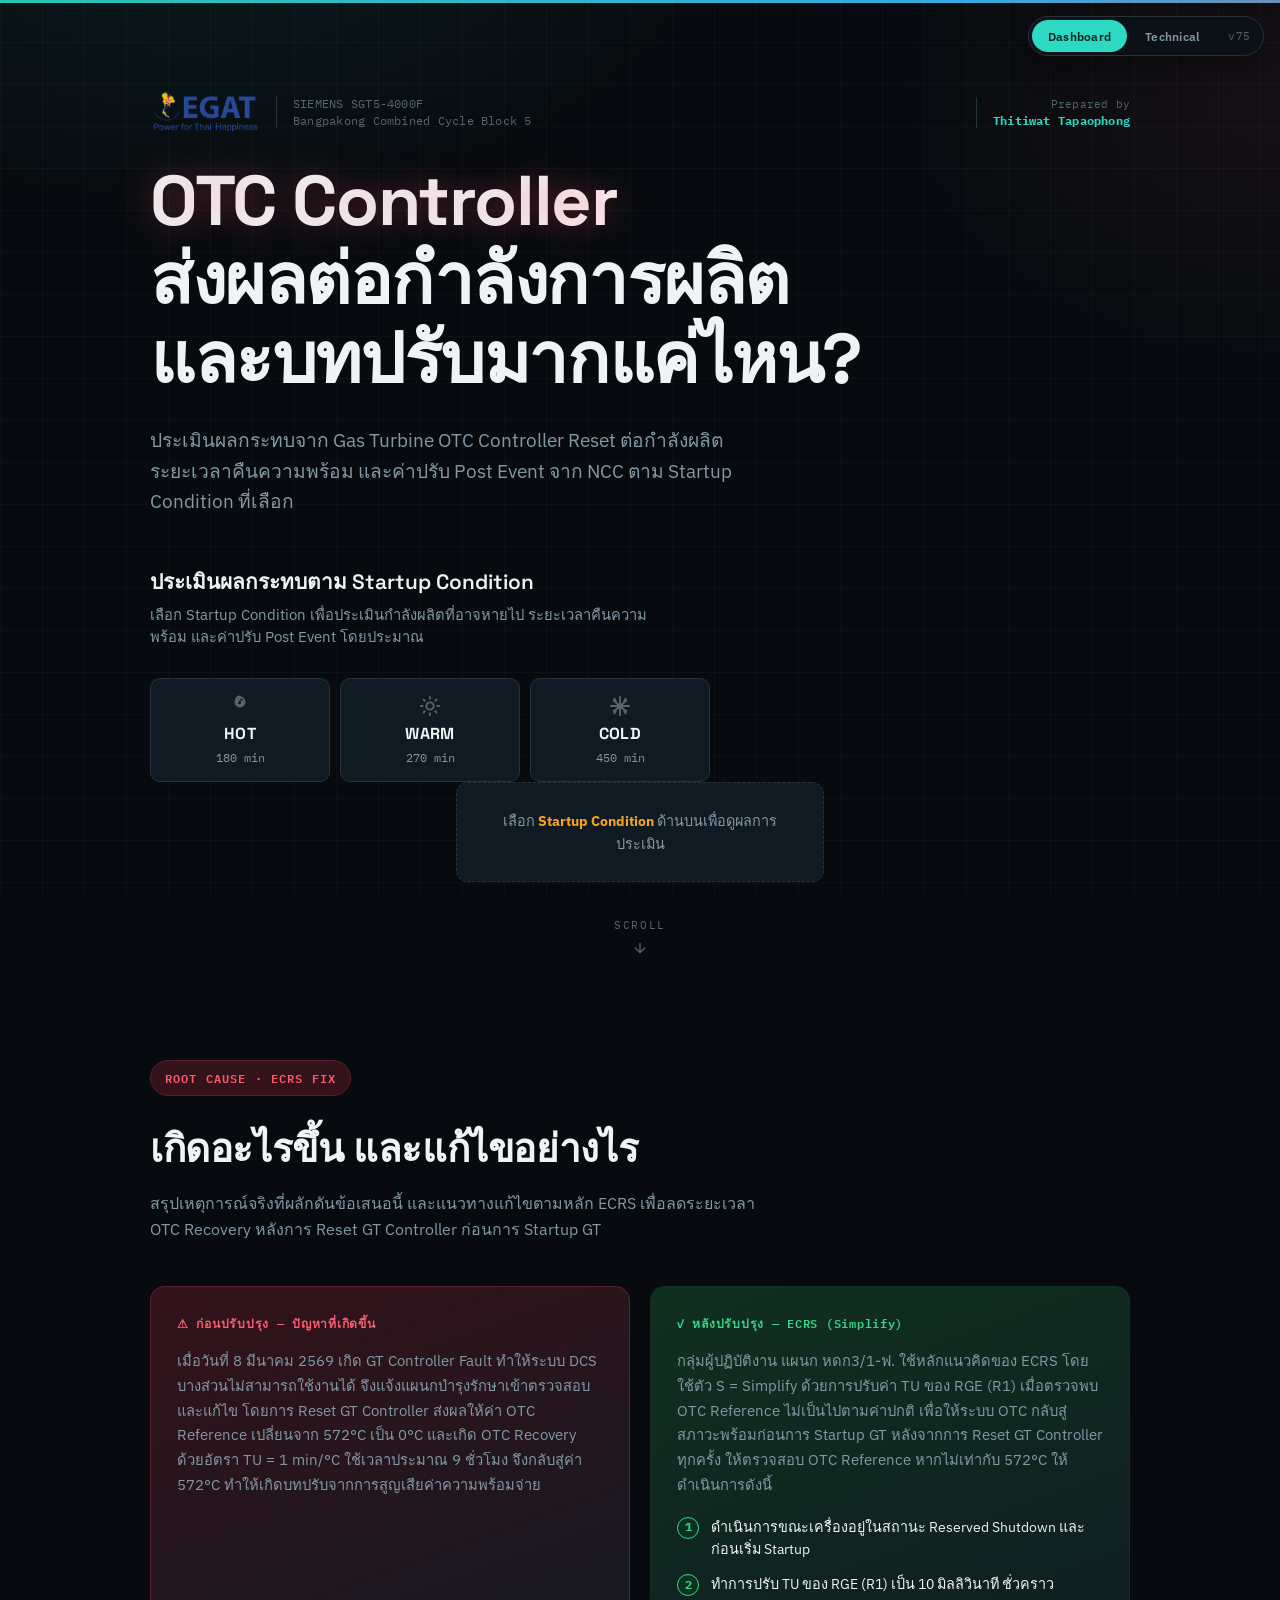
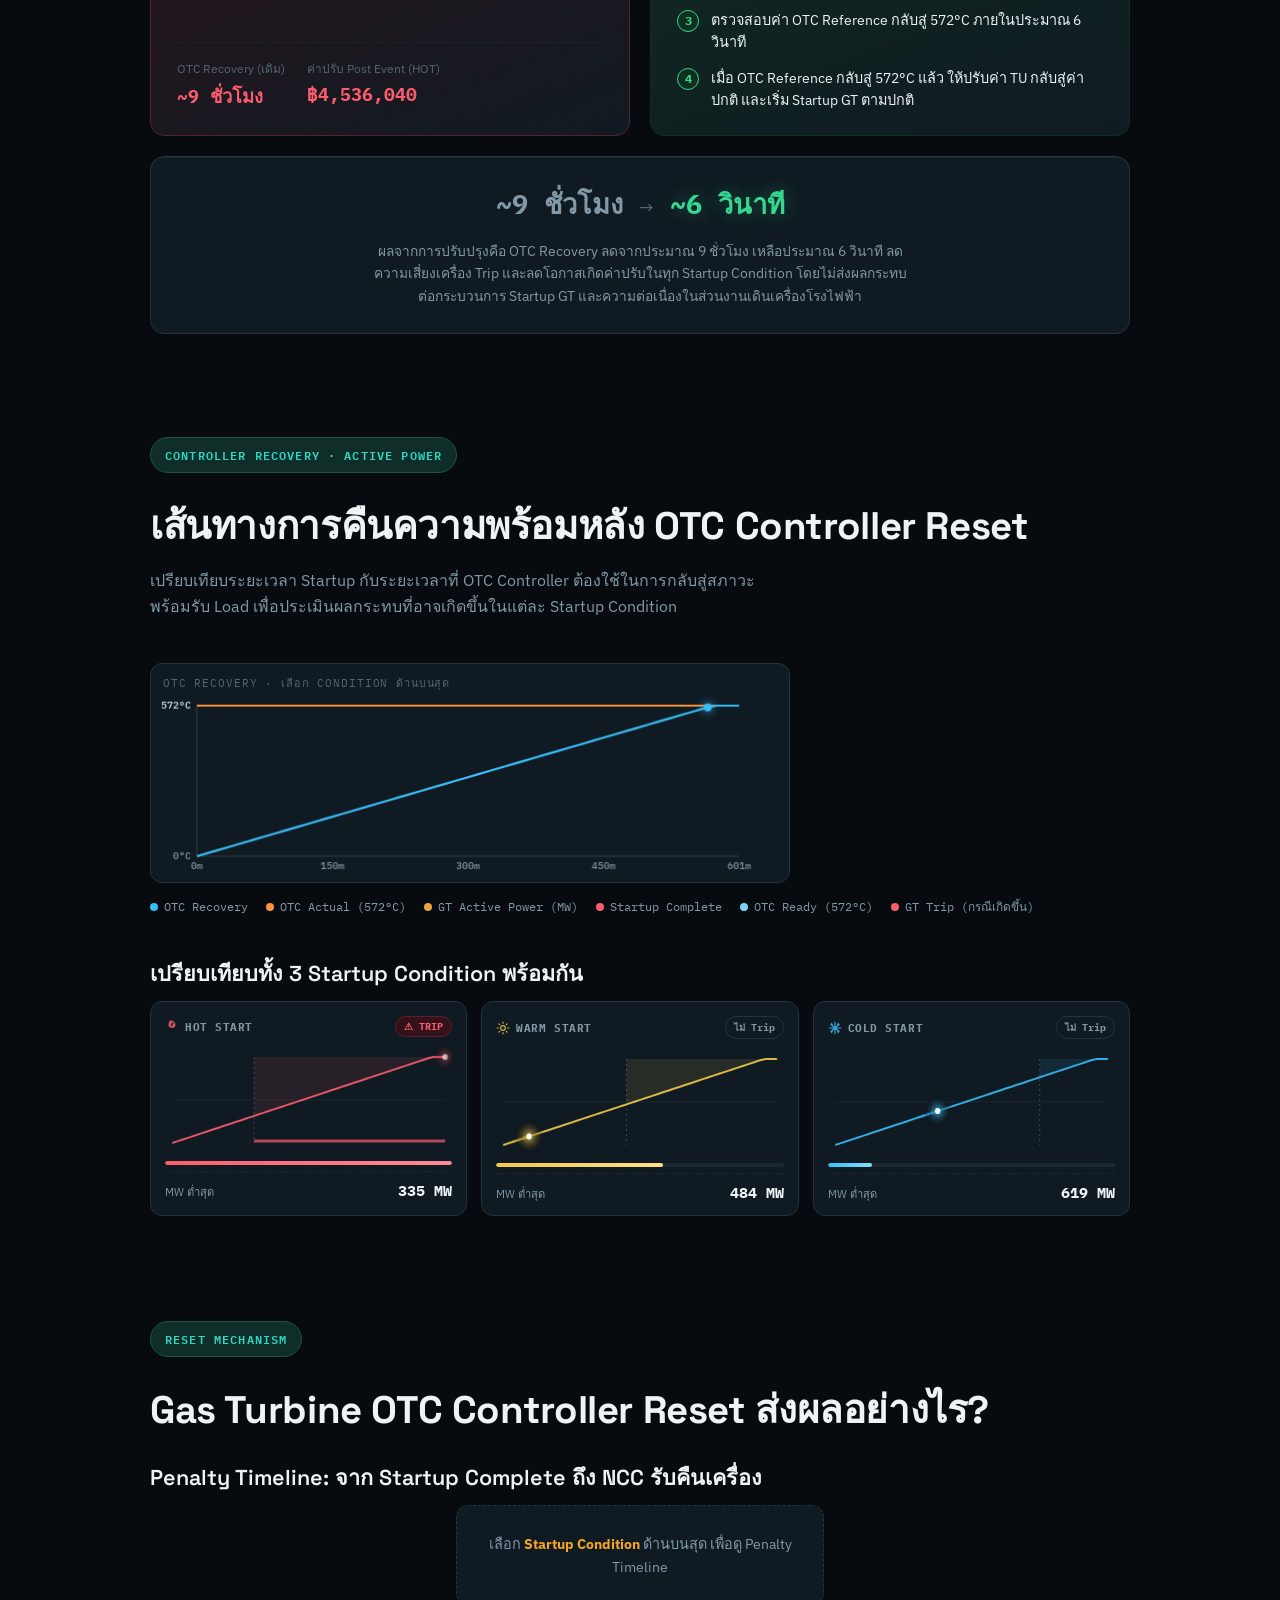
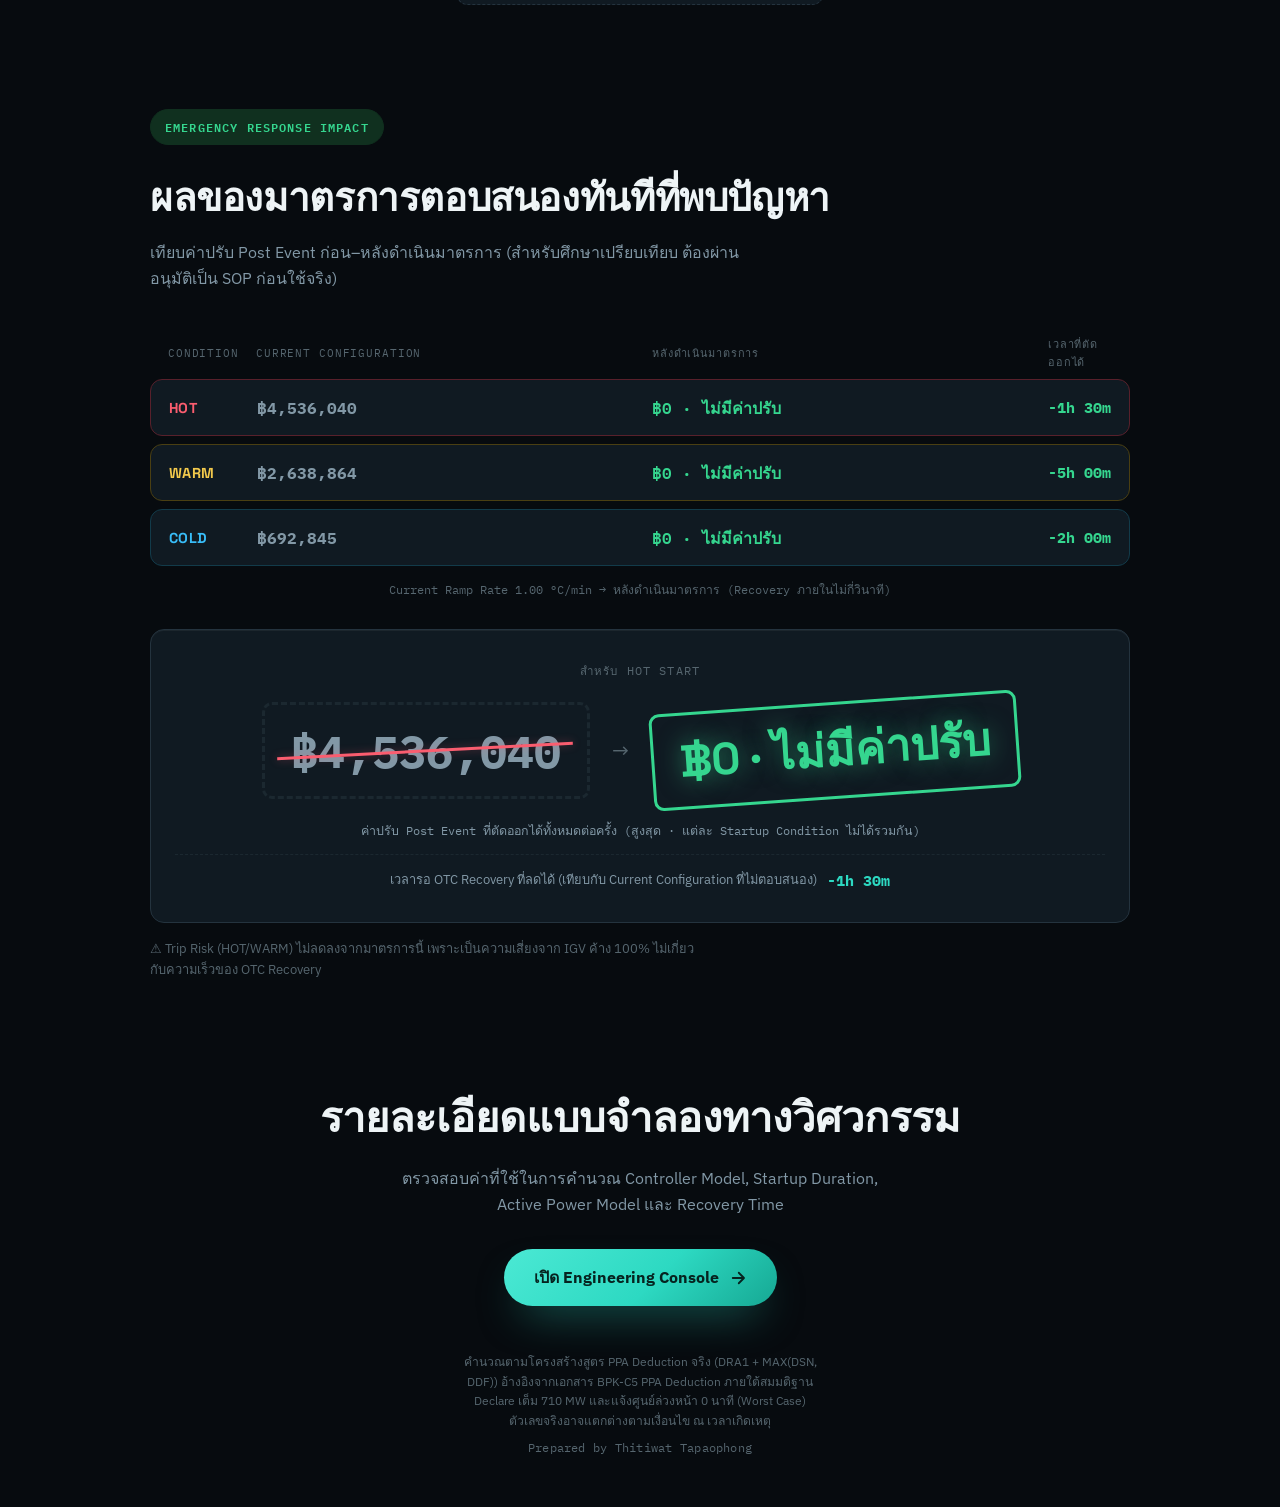
<file: index.html>
<!doctype html>
<html lang="th">
  <head>
    <meta charset="utf-8">
    <meta name="viewport" content="width=device-width, initial-scale=1, viewport-fit=cover">
    <title>GT OTC Impact</title>
    <meta name="theme-color" content="#070b0f">
    <link rel="manifest" href="manifest.webmanifest">
    <link rel="icon" href="icon.svg" type="image/svg+xml">
    <link rel="apple-touch-icon" href="icon.svg">
    <meta name="apple-mobile-web-app-capable" content="yes">
    <link rel="preconnect" href="https://fonts.googleapis.com">
    <link rel="preconnect" href="https://fonts.gstatic.com" crossorigin>
    <link href="https://fonts.googleapis.com/css2?family=Space+Grotesk:wght@500;600;700&family=IBM+Plex+Sans:wght@400;500;600&family=IBM+Plex+Mono:wght@400;500;600&display=swap" rel="stylesheet">
    <link rel="stylesheet" href="styles.css">
  </head>
  <body class="view-executive">
    <div class="view-scan" id="viewScan"></div>
    <nav class="view-switch">
      <button type="button" data-view="executive" class="active">Dashboard</button>
      <button type="button" data-view="technical">Technical</button>
      <span class="app-version" id="appVersion">v74</span>
    </nav>

    <div class="sticky-summary" id="stickySummary">
      <span class="sticky-summary-tag" id="stickyTag">HOT START</span>
      <span class="sticky-summary-value" id="stickyValue">฿0</span>
    </div>

    <!-- ============================================================
         EXECUTIVE PITCH VIEW
         ============================================================ -->
    <div id="view-executive">
      <div class="pitch">

        <section class="pitch-section" id="pitchHero">
          <div class="pitch-inner">
            <div class="brand-bar">
              <img src="egat-logo.png" alt="EGAT — Power for Thai Happiness" class="brand-logo">
              <div class="brand-meta">
                <span>SIEMENS SGT5-4000F</span>
                <span>Bangpakong Combined Cycle Block 5</span>
              </div>
              <span class="brand-credit">Prepared by<strong>Thitiwat Tapaophong</strong></span>
            </div>
            <h1 class="hook-title"><span class="headline-glow">OTC Controller</span><br>ส่งผลต่อกำลังการผลิต<br>และบทปรับมากแค่ไหน?</h1>
            <p class="hook-sub">ประเมินผลกระทบจาก Gas Turbine OTC Controller Reset ต่อกำลังผลิต ระยะเวลาคืนความพร้อม และค่าปรับ Post Event จาก NCC ตาม Startup Condition ที่เลือก</p>

            <h2 class="hero-subhead">ประเมินผลกระทบตาม Startup Condition</h2>
            <p class="hero-subhead-note">เลือก Startup Condition เพื่อประเมินกำลังผลิตที่อาจหายไป ระยะเวลาคืนความพร้อม และค่าปรับ Post Event โดยประมาณ</p>

            <div class="condition-select" id="conditionSelect">
              <button type="button" data-scenario="hot">
                <svg class="cond-icon" viewBox="0 0 24 24" width="22" height="22" fill="none" stroke="currentColor" stroke-width="2" stroke-linecap="round" stroke-linejoin="round" aria-hidden="true"><path d="M12 2c1 3-3 4-3 7a3 3 0 0 0 6 0c0-1-.5-2-1-2.5.5 2 0 4-2 4.5-2.5.6-4-1.5-4-4 0-3.5 3-4.5 3-5.5-1 0-4 2-4 6a5 5 0 0 0 10 0c0-4-3-4.5-5-5.5z"/></svg>
                <span class="cond-tag">HOT</span><span class="cond-min" id="condHotMin">180 min</span>
              </button>
              <button type="button" data-scenario="warm">
                <svg class="cond-icon" viewBox="0 0 24 24" width="22" height="22" fill="none" stroke="currentColor" stroke-width="2" stroke-linecap="round" stroke-linejoin="round" aria-hidden="true"><circle cx="12" cy="12" r="4"/><path d="M12 2v2M12 20v2M4.9 4.9l1.4 1.4M17.7 17.7l1.4 1.4M2 12h2M20 12h2M4.9 19.1l1.4-1.4M17.7 6.3l1.4-1.4"/></svg>
                <span class="cond-tag">WARM</span><span class="cond-min" id="condWarmMin">270 min</span>
              </button>
              <button type="button" data-scenario="cold">
                <svg class="cond-icon" viewBox="0 0 24 24" width="22" height="22" fill="none" stroke="currentColor" stroke-width="2" stroke-linecap="round" stroke-linejoin="round" aria-hidden="true"><path d="M12 2v20M5 6l14 12M19 6L5 18M2 12h20M6 4l1.5 3M18 4l-1.5 3M6 20l1.5-3M18 20l-1.5-3"/></svg>
                <span class="cond-tag">COLD</span><span class="cond-min" id="condColdMin">450 min</span>
              </button>
            </div>

            <div id="resultLocked" class="locked-prompt">เลือก <strong>Startup Condition</strong> ด้านบนเพื่อดูผลการประเมิน</div>

            <div id="resultCard" class="result-card" hidden>
              <div class="result-tag-row">
                <span class="result-tag" id="resultTag">ผลการประเมิน COLD START</span>
                <span class="trip-badge" id="tripBadge" hidden>⚠ คาดว่า GT จะ TRIP</span>
              </div>
              <div class="result-grid">
                <div class="result-item"><span>กำลังผลิตอ้างอิง</span><strong id="resRefPower">— MW</strong></div>
                <div class="result-item"><span>กำลังผลิตที่คาดว่าจะทำได้</span><strong id="resActivePower">— MW</strong></div>
                <div class="result-item"><span>กำลังผลิตที่คาดว่าจะหายไป (MW Loss)</span><strong id="resMwLoss">— MW</strong></div>
                <div class="result-item"><span id="resAdditionalRecoveryLabel">เวลา Recovery เพิ่มเติม</span><strong id="resAdditionalRecovery">—</strong></div>
                <div class="result-item"><span>ระยะเวลา Post Event โดยประมาณ</span><strong id="resPenaltyDuration">—</strong></div>
                <div class="result-item highlight"><span>ค่าปรับ Post Event โดยประมาณ</span><strong id="resPenalty">฿—</strong></div>
              </div>
              <p class="result-annual-note">ตัวเลขนี้คือค่าปรับ<strong>ต่อ 1 เหตุการณ์</strong> — หากเกิดซ้ำในปีเดียวกัน ค่าเสียหายต่อปี = ตัวเลขนี้ × จำนวนครั้งที่เกิดขึ้นจริง</p>
            </div>

            <div id="tripRiskWrap" class="trip-risk-wrap" hidden>
              <p class="trip-risk-note">⚠ มีความเสี่ยงเครื่อง Trip จากเหตุการณ์นี้</p>
            </div>

            <div class="scroll-hint">
              <span>Scroll</span>
              <svg aria-hidden="true" viewBox="0 0 24 24" fill="none" stroke-width="2" stroke-linecap="round" stroke-linejoin="round"><path d="M12 5v14M5 12l7 7 7-7"/></svg>
            </div>
          </div>
        </section>

        <section class="pitch-section" id="pitchIncident">
          <div class="pitch-inner">
            <span class="pitch-eyebrow">Root Cause · ECRS Fix</span>
            <h2 class="section-title">เกิดอะไรขึ้น และแก้ไขอย่างไร</h2>
            <p class="section-lede">สรุปเหตุการณ์จริงที่ผลักดันข้อเสนอนี้ และแนวทางแก้ไขตามหลัก ECRS เพื่อลดระยะเวลา OTC Recovery หลังการ Reset GT Controller ก่อนการ Startup GT</p>

            <div class="incident-grid">
              <div class="incident-card incident-card-problem">
                <span class="incident-card-tag">⚠ ก่อนปรับปรุง — ปัญหาที่เกิดขึ้น</span>
                <p class="incident-card-text">เมื่อวันที่ 8 มีนาคม 2569 เกิด GT Controller Fault ทำให้ระบบ DCS บางส่วนไม่สามารถใช้งานได้ จึงแจ้งแผนกบำรุงรักษาเข้าตรวจสอบและแก้ไข โดยการ Reset GT Controller ส่งผลให้ค่า OTC Reference เปลี่ยนจาก 572°C เป็น 0°C และเกิด OTC Recovery ด้วยอัตรา TU = 1 min/°C ใช้เวลาประมาณ 9 ชั่วโมง จึงกลับสู่ค่า 572°C ทำให้เกิดบทปรับจากการสูญเสียค่าความพร้อมจ่าย</p>
                <div class="incident-stat-row">
                  <div><span>OTC Recovery (เดิม)</span><strong>~9 ชั่วโมง</strong></div>
                  <div><span>ค่าปรับ Post Event (HOT)</span><strong>฿4,536,040</strong></div>
                </div>
              </div>

              <div class="incident-card incident-card-fix">
                <span class="incident-card-tag incident-card-tag-fix">✓ หลังปรับปรุง — ECRS (Simplify)</span>
                <p class="incident-card-text">กลุ่มผู้ปฏิบัติงาน แผนก หดก3/1-ฟ. ใช้หลักแนวคิดของ ECRS โดยใช้ตัว S = Simplify ด้วยการปรับค่า TU ของ RGE (R1) เมื่อตรวจพบ OTC Reference ไม่เป็นไปตามค่าปกติ เพื่อให้ระบบ OTC กลับสู่สภาวะพร้อมก่อนการ Startup GT หลังจากการ Reset GT Controller ทุกครั้ง ให้ตรวจสอบ OTC Reference หากไม่เท่ากับ 572°C ให้ดำเนินการดังนี้</p>
                <ol class="fix-steps">
                  <li><span class="fix-step-num">1</span><span>ดำเนินการขณะเครื่องอยู่ในสถานะ Reserved Shutdown และก่อนเริ่ม Startup</span></li>
                  <li><span class="fix-step-num">2</span><span>ทำการปรับ TU ของ RGE (R1) เป็น 10 มิลลิวินาที ชั่วคราว</span></li>
                  <li><span class="fix-step-num">3</span><span>ตรวจสอบค่า OTC Reference กลับสู่ 572°C ภายในประมาณ 6 วินาที</span></li>
                  <li><span class="fix-step-num">4</span><span>เมื่อ OTC Reference กลับสู่ 572°C แล้ว ให้ปรับค่า TU กลับสู่ค่าปกติ และเริ่ม Startup GT ตามปกติ</span></li>
                </ol>
              </div>
            </div>

            <div class="incident-result-strip">
              <div class="incident-result-arrow">
                <span class="incident-result-old">~9 ชั่วโมง</span>
                <span class="incident-result-connector">→</span>
                <span class="incident-result-new">~6 วินาที</span>
              </div>
              <p class="incident-result-caption">ผลจากการปรับปรุงคือ OTC Recovery ลดจากประมาณ 9 ชั่วโมง เหลือประมาณ 6 วินาที ลดความเสี่ยงเครื่อง Trip และลดโอกาสเกิดค่าปรับในทุก Startup Condition โดยไม่ส่งผลกระทบต่อกระบวนการ Startup GT และความต่อเนื่องในส่วนงานเดินเครื่องโรงไฟฟ้า</p>
            </div>
          </div>
        </section>

        <section class="pitch-section" id="pitchChart">
          <div class="pitch-inner">
            <span class="pitch-eyebrow tone-teal">Controller Recovery · Active Power</span>
            <h2 class="section-title">เส้นทางการคืนความพร้อมหลัง OTC Controller Reset</h2>
            <p class="section-lede">เปรียบเทียบระยะเวลา Startup กับระยะเวลาที่ OTC Controller ต้องใช้ในการกลับสู่สภาวะพร้อมรับ Load เพื่อประเมินผลกระทบที่อาจเกิดขึ้นในแต่ละ Startup Condition</p>
            <div class="hero-chart-frame">
              <span class="hero-chart-tag" id="heroChartTag">OTC Recovery · illustrative</span>
              <canvas id="heroChart" aria-label="OTC Recovery และ GT Active Power ตามเวลา — ชี้เมาส์หรือแตะเพื่อดูค่าตอนนั้น"></canvas>
              <div class="chart-tooltip" id="heroChartTooltip" hidden></div>
            </div>
            <div class="chart-legend">
              <span><i class="dot dot-line"></i>OTC Recovery</span>
              <span><i class="dot dot-actual"></i>OTC Actual (572°C)</span>
              <span><i class="dot dot-power"></i>GT Active Power (MW)</span>
              <span><i class="dot dot-marker"></i>Startup Complete</span>
              <span><i class="dot dot-restore"></i>OTC Ready (572°C)</span>
              <span><i class="dot dot-trip"></i>GT Trip (กรณีเกิดขึ้น)</span>
            </div>

            <h3 class="subsection-title compare-mini-title">เปรียบเทียบทั้ง 3 Startup Condition พร้อมกัน</h3>
            <div class="mini-chart-grid" id="miniChartGrid">
              <div class="mini-chart-card" data-mini="hot">
                <div class="mini-chart-head">
                  <span class="mini-chart-tag"><svg class="mini-chart-icon" viewBox="0 0 24 24" width="14" height="14" fill="none" stroke="currentColor" stroke-width="2" stroke-linecap="round" stroke-linejoin="round" aria-hidden="true"><path d="M12 2c1 3-3 4-3 7a3 3 0 0 0 6 0c0-1-.5-2-1-2.5.5 2 0 4-2 4.5-2.5.6-4-1.5-4-4 0-3.5 3-4.5 3-5.5-1 0-4 2-4 6a5 5 0 0 0 10 0c0-4-3-4.5-5-5.5z"/></svg>HOT START</span>
                  <span class="mini-chart-badge" id="miniBadgeHot">—</span>
                </div>
                <canvas class="mini-chart-canvas" id="miniChartHot" aria-hidden="true"></canvas>
                <div class="mini-chart-severity"><span class="mini-chart-severity-fill" id="miniSeverityHot"></span></div>
                <div class="mini-chart-foot">
                  <span>MW ต่ำสุด</span>
                  <strong id="miniMwHot">—</strong>
                </div>
              </div>
              <div class="mini-chart-card" data-mini="warm">
                <div class="mini-chart-head">
                  <span class="mini-chart-tag"><svg class="mini-chart-icon" viewBox="0 0 24 24" width="14" height="14" fill="none" stroke="currentColor" stroke-width="2" stroke-linecap="round" stroke-linejoin="round" aria-hidden="true"><circle cx="12" cy="12" r="4"/><path d="M12 2v2M12 20v2M4.9 4.9l1.4 1.4M17.7 17.7l1.4 1.4M2 12h2M20 12h2M4.9 19.1l1.4-1.4M17.7 6.3l1.4-1.4"/></svg>WARM START</span>
                  <span class="mini-chart-badge" id="miniBadgeWarm">—</span>
                </div>
                <canvas class="mini-chart-canvas" id="miniChartWarm" aria-hidden="true"></canvas>
                <div class="mini-chart-severity"><span class="mini-chart-severity-fill" id="miniSeverityWarm"></span></div>
                <div class="mini-chart-foot">
                  <span>MW ต่ำสุด</span>
                  <strong id="miniMwWarm">—</strong>
                </div>
              </div>
              <div class="mini-chart-card" data-mini="cold">
                <div class="mini-chart-head">
                  <span class="mini-chart-tag"><svg class="mini-chart-icon" viewBox="0 0 24 24" width="14" height="14" fill="none" stroke="currentColor" stroke-width="2" stroke-linecap="round" stroke-linejoin="round" aria-hidden="true"><path d="M12 2v20M5 6l14 12M19 6L5 18M2 12h20M6 4l1.5 3M18 4l-1.5 3M6 20l1.5-3M18 20l-1.5-3"/></svg>COLD START</span>
                  <span class="mini-chart-badge" id="miniBadgeCold">—</span>
                </div>
                <canvas class="mini-chart-canvas" id="miniChartCold" aria-hidden="true"></canvas>
                <div class="mini-chart-severity"><span class="mini-chart-severity-fill" id="miniSeverityCold"></span></div>
                <div class="mini-chart-foot">
                  <span>MW ต่ำสุด</span>
                  <strong id="miniMwCold">—</strong>
                </div>
              </div>
            </div>
          </div>
        </section>

        <section class="pitch-section" id="pitchMechanism">
          <div class="pitch-inner">
            <span class="pitch-eyebrow tone-teal">Reset Mechanism</span>
            <h2 class="section-title">Gas Turbine OTC Controller Reset ส่งผลอย่างไร?</h2>

            <div class="penalty-timeline-wrap">
              <h3 class="subsection-title">Penalty Timeline: จาก Startup Complete ถึง NCC รับคืนเครื่อง</h3>
              <div id="penaltyTimelineLocked" class="locked-prompt">เลือก <strong>Startup Condition</strong> ด้านบนสุด เพื่อดู Penalty Timeline</div>
              <div id="penaltyTimelineContent" hidden>
                <div class="penalty-timeline">
                  <div class="pt-step">
                    <span class="pt-dot"></span>
                    <span class="pt-label">Startup Complete</span>
                  </div>
                  <div class="pt-arrow">→</div>
                  <div class="pt-step">
                    <span class="pt-dot pt-dot-hot"></span>
                    <span class="pt-label" id="ptRecoveryLabel">Additional OTC Recovery</span>
                    <span class="pt-time" id="ptRecoveryTime">—</span>
                  </div>
                  <div class="pt-arrow">→</div>
                  <div class="pt-step">
                    <span class="pt-dot"></span>
                    <span class="pt-label" id="ptReadyLabel">OTC Controller Ready</span>
                  </div>
                  <div class="pt-arrow">→</div>
                  <div class="pt-step">
                    <span class="pt-dot pt-dot-ok"></span>
                    <span class="pt-label" id="ptResumptionLabel">Resumption Process</span>
                    <span class="pt-time" id="ptResumptionTime">—</span>
                  </div>
                  <div class="pt-arrow">→</div>
                  <div class="pt-step">
                    <span class="pt-dot pt-dot-ok"></span>
                    <span class="pt-label">NCC Accepted / Availability Restored</span>
                  </div>
                </div>
                <div class="pt-total"><span>Total Post Event Duration</span><strong id="ptTotalTime">—</strong></div>
              </div>
            </div>
          </div>
        </section>

        <section class="pitch-section" id="pitchCompare">
          <div class="pitch-inner">
            <span class="pitch-eyebrow tone-mw">Emergency Response Impact</span>
            <h2 class="section-title">ผลของมาตรการตอบสนองทันทีที่พบปัญหา</h2>
            <p class="section-lede">เทียบค่าปรับ Post Event ก่อน–หลังดำเนินมาตรการ (สำหรับศึกษาเปรียบเทียบ ต้องผ่านอนุมัติเป็น SOP ก่อนใช้จริง)</p>
            <div id="compareLocked" class="locked-prompt">กรอก <strong>อัตราค่าปรับ Post Event</strong> ด้านบนสุด เพื่อดูตัวเลขเปรียบเทียบ</div>
            <div id="compareContent" hidden>
              <div class="compare-table">
                <div class="compare-row compare-row-head">
                  <span>Condition</span>
                  <span>Current Configuration</span>
                  <span>หลังดำเนินมาตรการ</span>
                  <span>เวลาที่ตัดออกได้</span>
                </div>
                <div class="compare-row" data-scenario="hot">
                  <span class="compare-row-tag">HOT</span>
                  <strong class="compare-row-bad" id="compareBadHot">฿0</strong>
                  <strong class="compare-row-good" id="compareGoodHot">฿0</strong>
                  <strong class="compare-row-pct" id="comparePctHot">—</strong>
                </div>
                <div class="compare-row" data-scenario="warm">
                  <span class="compare-row-tag">WARM</span>
                  <strong class="compare-row-bad" id="compareBadWarm">฿0</strong>
                  <strong class="compare-row-good" id="compareGoodWarm">฿0</strong>
                  <strong class="compare-row-pct" id="comparePctWarm">—</strong>
                </div>
                <div class="compare-row" data-scenario="cold">
                  <span class="compare-row-tag">COLD</span>
                  <strong class="compare-row-bad" id="compareBadCold">฿0</strong>
                  <strong class="compare-row-good" id="compareGoodCold">฿0</strong>
                  <strong class="compare-row-pct" id="comparePctCold">—</strong>
                </div>
              </div>
              <p class="compare-footnote" id="compareRateNote">Current Ramp Rate → หลังดำเนินมาตรการ (Recovery ภายในไม่กี่วินาที)</p>

              <div class="savings-stamp-card">
                <span class="savings-stamp-title" id="savingsVizTitle">สำหรับ HOT START</span>
                <div class="savings-stamp-row">
                  <strong class="savings-stamp-old" id="savingsOldValue">฿0</strong>
                  <span class="savings-stamp-arrow">→</span>
                  <span class="savings-stamp-mark" id="savingsStampMark">
                    <strong id="savingsValue">฿0</strong>
                  </span>
                </div>
                <span class="savings-stamp-caption" id="savingsLabel">ค่าปรับ Post Event ที่ตัดออกได้ทั้งหมดต่อครั้ง</span>
                <div class="savings-time-row">
                  <span>เวลารอ OTC Recovery ที่ลดได้ (เทียบกับ Current Configuration ที่ไม่ตอบสนอง)</span>
                  <strong id="savingsTimeSaved">—</strong>
                </div>
              </div>
              <p class="trip-risk-disclaimer">⚠ Trip Risk (HOT/WARM) ไม่ลดลงจากมาตรการนี้ เพราะเป็นความเสี่ยงจาก IGV ค้าง 100% ไม่เกี่ยวกับความเร็วของ OTC Recovery</p>
            </div>
          </div>
        </section>

        <section class="pitch-section" id="pitchCta">
          <div class="pitch-inner cta-section">
            <h2 class="cta-title">รายละเอียดแบบจำลองทางวิศวกรรม</h2>
            <p class="cta-sub">ตรวจสอบค่าที่ใช้ในการคำนวณ Controller Model, Startup Duration, Active Power Model และ Recovery Time</p>
            <button type="button" class="cta-button" id="ctaToTechnical">
              เปิด Engineering Console
              <svg aria-hidden="true" viewBox="0 0 24 24" width="18" height="18" fill="none" stroke="currentColor" stroke-width="2.4" stroke-linecap="round" stroke-linejoin="round"><path d="M5 12h14M13 5l7 7-7 7"/></svg>
            </button>
            <p class="disclaimer">คำนวณตามโครงสร้างสูตร PPA Deduction จริง (DRA1 + MAX(DSN, DDF)) อ้างอิงจากเอกสาร BPK-C5 PPA Deduction ภายใต้สมมติฐาน Declare เต็ม 710 MW และแจ้งศูนย์ล่วงหน้า 0 นาที (Worst Case) ตัวเลขจริงอาจแตกต่างตามเงื่อนไข ณ เวลาเกิดเหตุ</p>
            <p class="prepared-by">Prepared by Thitiwat Tapaophong</p>
          </div>
        </section>

      </div>
    </div>

    <!-- ============================================================
         TECHNICAL CONSOLE VIEW
         ============================================================ -->
    <div id="view-technical">
      <main class="tech-shell">
        <section class="tech-main">
          <header class="panel tech-topbar">
            <div>
              <p class="eyebrow">RGE Engineering Console</p>
              <h1>OTC Ramp Engineering Model</h1>
            </div>
            <div class="status-pill">TA fixed 8 ms</div>
          </header>

          <div class="apply-bar" id="applyBar">
            <div class="apply-bar-text"><span class="dot"></span><span id="applyBarText">มีการเปลี่ยนแปลงที่ยังไม่ยืนยัน</span></div>
            <div class="apply-bar-actions">
              <button type="button" class="btn" id="discardButton">Discard</button>
              <button type="button" class="btn btn-amber" id="applyButton">Apply Changes</button>
            </div>
          </div>

          <div class="panel readout-grid">
            <div class="readout readout-target"><span>X Target</span><strong id="xReadout">572.00 C</strong></div>
            <div class="readout readout-y"><span>Y Output</span><strong id="yReadout">572.00 C</strong></div>
            <div class="readout readout-mw"><span>Predicted MW</span><strong id="mwReadout">710.00 MW</strong></div>
            <div class="readout"><span>MW Loss</span><strong id="mwLossReadout">0.00 MW</strong></div>
            <div class="readout"><span>Ramp Rate</span><strong id="rateReadout">0.000 C/min</strong></div>
          </div>

          <section class="panel rge-panel">
            <div class="rge-title">
              <h2>RGE Logic Snapshot</h2>
              <span>คลิกที่ค่าเพื่อแก้ไขได้โดยตรง</span>
            </div>
            <div class="rge-diagram">
              <div class="pin-stack pin-left">
                <div class="pin editable" data-pin="x"><span class="pin-label">X</span><strong class="pin-value" id="blockX">572.00 C</strong></div>
                <div class="pin editable" data-pin="nrm"><span class="pin-label">NRM</span><strong class="pin-value" id="blockNrm">1.00 C</strong></div>
                <div class="pin editable pin-highlight" data-pin="tu">
                  <span class="pin-highlight-badge">ปรับตรงนี้</span>
                  <span class="pin-label">TU</span>
                  <strong class="pin-value" id="blockTu">1.00 min</strong>
                </div>
                <div class="pin editable" data-pin="td"><span class="pin-label">TD</span><strong class="pin-value" id="blockTd">1.00 min</strong></div>
              </div>
              <div class="rge-block">
                <span>RGE</span>
                <small>Y(n)=Y(n-1)+YA</small>
              </div>
              <div class="pin-stack pin-right">
                <div class="pin editable" data-pin="y"><span class="pin-label">Y (Adjust)</span><strong class="pin-value" id="blockY">572.00 C</strong></div>
                <div class="pin"><span class="pin-label">YA / scan</span><strong class="pin-value" id="blockYa">0.000000 C</strong></div>
                <div class="pin"><span class="pin-label">Rate</span><strong class="pin-value" id="blockRate">0.000 C/min</strong></div>
              </div>
            </div>
            <p class="rge-hint">X และ Y มีผลทันที (Y = ค่าที่บังคับให้กระโดดไปตรงๆ โดยไม่ผ่าน Ramp) · TU / TD / NRM ต้องกด Apply ด้านบนก่อนถึงจะมีผล</p>

            <div class="quick-action-bar">
              <div class="quick-action-info">
                <span class="quick-action-title">ไม่แน่ใจว่าต้องแก้ตรงไหน?</span>
                <span class="quick-action-desc">ปรับ TU ให้เหลือ 10ms ทันที เพื่อให้ OTC ไต่กลับสู่ค่าปกติเร็วที่สุด</span>
              </div>
              <div class="quick-action-buttons">
                <button type="button" class="btn btn-amber" id="quickAdjustTuButton">⚡ Adjust TU → 10ms</button>
                <button type="button" class="btn" id="quickResetTuButton">↺ Reset TU → ค่าเดิม</button>
              </div>
            </div>
          </section>

          <section class="panel chart-panel">
            <div class="chart-header">
              <div>
                <h2>Realtime Trend</h2>
                <p>X target, Y output และ Predicted MW ตามโมเดล Recovery</p>
              </div>
              <div class="legend">
                <span><i class="line-x"></i>X target</span>
                <span><i class="line-y"></i>Y temp</span>
                <span><i class="line-mw"></i>MW</span>
              </div>
            </div>
            <div class="countdown-bar" id="countdownBar">
              <div class="countdown-icon" aria-hidden="true">
                <svg viewBox="0 0 24 24" fill="none" stroke="currentColor" stroke-width="2" stroke-linecap="round" stroke-linejoin="round"><circle cx="12" cy="12" r="9"/><path d="M12 7v5l3 3"/></svg>
              </div>
              <div class="countdown-text">
                <span>เวลาที่เหลือจนกว่า OTC จะกลับสู่ค่าปกติ (Recovery Time)</span>
                <strong id="countdownReadout">—</strong>
              </div>
            </div>
            <div class="chart-frame"><canvas id="chart" aria-label="Realtime Y and MW trend"></canvas></div>
          </section>
        </section>

        <aside class="controls panel" id="controlsPanel">
          <div class="drawer-header">
            <h2>Config</h2>
            <button type="button" class="drawer-close" id="controlsClose" aria-label="Close controls">&times;</button>
          </div>

          <details class="control-section" open>
            <summary><h2>OTC Sandbox Target</h2></summary>
            <div class="control-body">
              <label>Initial Y start temperature (C)
                <input id="initialYInput" type="number" value="0" step="0.1">
              </label>
              <label>X target temperature (C)
                <input id="xInput" type="number" value="572" step="0.1">
              </label>
              <input id="xSlider" type="range" value="572" min="400" max="700" step="0.1" aria-label="X target slider">
            </div>
          </details>

          <details class="control-section" open>
            <summary><h2>Ramp Setting</h2></summary>
            <div class="control-body">
              <div class="range-pair">
                <label>TU up time
                  <input id="tuInput" type="number" value="1" min="0.01" step="0.01">
                </label>
                <label>TD down time
                  <input id="tdInput" type="number" value="1" min="0.01" step="0.01">
                </label>
              </div>
              <label>TU / TD unit
                <select id="timeUnitInput">
                  <option value="min">min</option>
                  <option value="sec">sec</option>
                  <option value="ms">ms</option>
                </select>
              </label>
              <label>NRM normalization (C)
                <input id="nrmInput" type="number" value="1" min="0.01" step="0.01">
              </label>
              <p class="hint">ตัวอย่าง: NRM 1 และ TU 1 min หมายถึง Y เปลี่ยนประมาณ 1 C ต่อนาที</p>
            </div>
          </details>

          <details class="control-section" open>
            <summary><h2>Startup Scenarios</h2></summary>
            <div class="control-body">
              <label>Hot Start duration (min)
                <input id="hotMinInput" type="number" value="180" min="1" step="1">
              </label>
              <label>Warm Start duration (min)
                <input id="warmMinInput" type="number" value="270" min="1" step="1">
              </label>
              <label>Cold Start duration (min)
                <input id="coldMinInput" type="number" value="450" min="1" step="1">
              </label>
            </div>
          </details>

          <details class="control-section" open>
            <summary><h2>Active Power &amp; Recovery Model</h2></summary>
            <div class="control-body">
              <label>Reference Y / OTC Ready (C)
                <input id="referenceYInput" type="number" value="572" step="0.1">
              </label>
              <label>Reference Active Power (MW)
                <input id="refActivePowerInput" type="number" value="710" min="0" step="1">
              </label>
              <label>MW Loss Factor (MW / C)
                <input id="mwLossFactorInput" type="number" value="1.5" min="0" step="0.1">
              </label>
              <label>Resumption Time (hr)
                <input id="resumptionHrInput" type="number" value="4" min="0" step="0.5">
              </label>
            </div>
          </details>

          <details class="control-section" open>
            <summary><h2>Adjust TU (Emergency Override)</h2></summary>
            <div class="control-body">
              <label>Effective Rate หลัง Adjust TU (°C / min)
                <input id="tuAfterFixInput" type="number" value="6000" min="0.01" step="1">
              </label>
              <p class="hint">เทียบเท่า Adjust TU = 10 มิลลิวินาที ที่ RGE (R1) เป็นมาตรการฉุกเฉินชั่วคราว ไม่ใช่การปรับ RGE ถาวร</p>
            </div>
          </details>

          <details class="control-section" open>
            <summary><h2>Trip Risk Scenario (HOT / WARM)</h2></summary>
            <div class="control-body">
              <label>Trip Floor Active Power (MW)
                <input id="tripFloorMwInput" type="number" value="335" min="0" step="1">
              </label>
              <label>Trip Restart Ratio (× Startup Duration)
                <input id="tripRestartRatioInput" type="number" value="0.5" min="0" max="1" step="0.05">
              </label>
              <p class="hint">Worst-case: Loss of Flame ระหว่าง Baseload Window ทำให้กำลังผลิตค้างที่ Floor นี้จนกว่าจะกลับมาปกติ — เวลา Restart = Startup Duration ของ Condition นั้น × อัตราส่วนนี้ (เช่น HOT 180 นาที × 0.5 = 90 นาที) พอ Restart เสร็จ OTC ยังไม่ถึง 572°C จึงบวกเวลาที่ต้องไต่ต่อด้วยอัตรา Ramp ปกติ (ตัวเดียวกับ WARM/COLD) จนกว่าจะครบ — ไม่บวก Resumption ซ้ำอีก (ใช้เฉพาะ HOT/WARM)</p>
            </div>
          </details>

          <details class="control-section" open>
            <summary><h2>View</h2></summary>
            <div class="control-body">
              <label>Graph window (s)
                <input id="windowInput" type="number" value="180" min="30" step="10">
              </label>
              <div class="action-row">
                <button id="runToggle" class="primary-action" type="button">Pause</button>
                <button id="resetButton" class="secondary-action" type="button">Reset Y + Trend</button>
              </div>
              <button id="clearButton" class="secondary-action" type="button">Reset Trend</button>
            </div>
          </details>
        </aside>

        <div class="controls-backdrop" id="controlsBackdrop"></div>

        <nav class="mobile-toolbar">
          <button type="button" id="mobileRunToggle" class="primary-action">Pause</button>
          <button type="button" id="mobileResetButton">Reset</button>
          <button type="button" id="mobileMenuToggle" class="menu-button" aria-label="Open config">&#9881;</button>
        </nav>
      </main>
    </div>

    <script src="app.js"></script>
  </body>
</html>
</file>
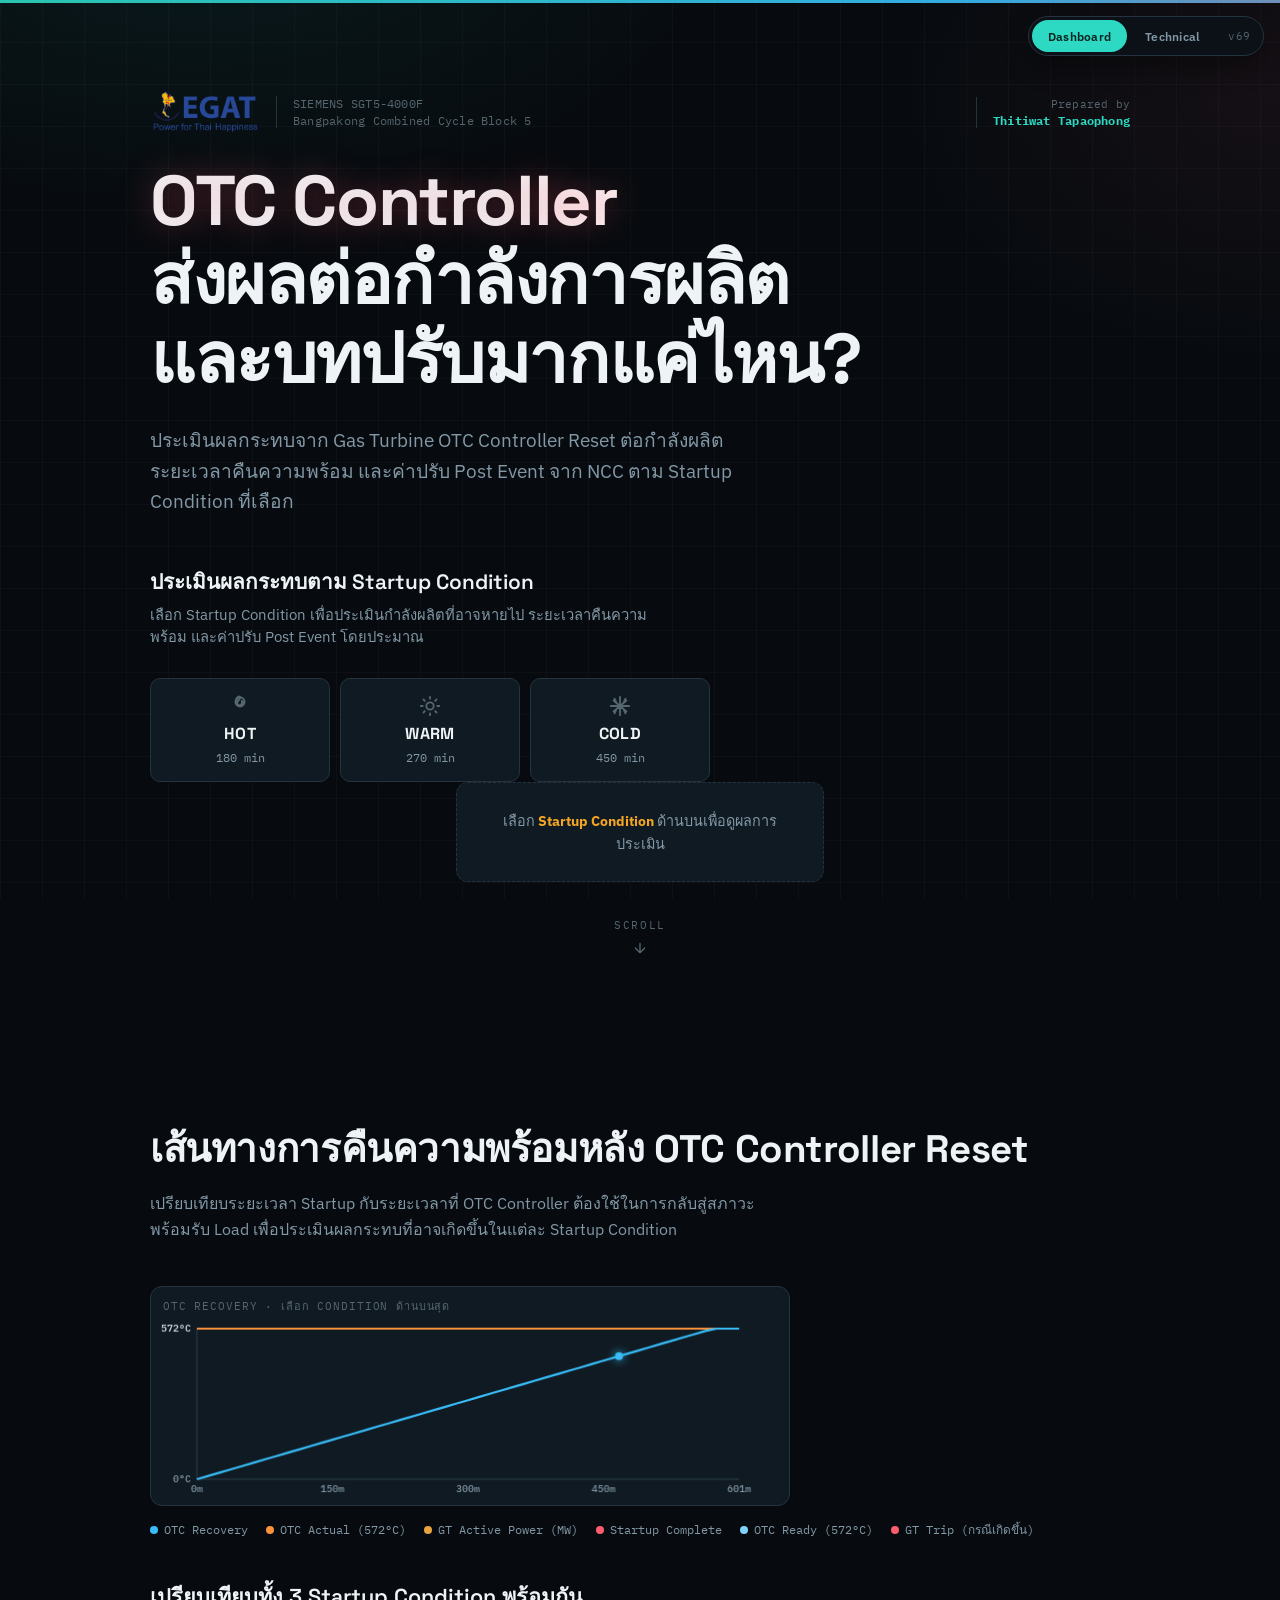
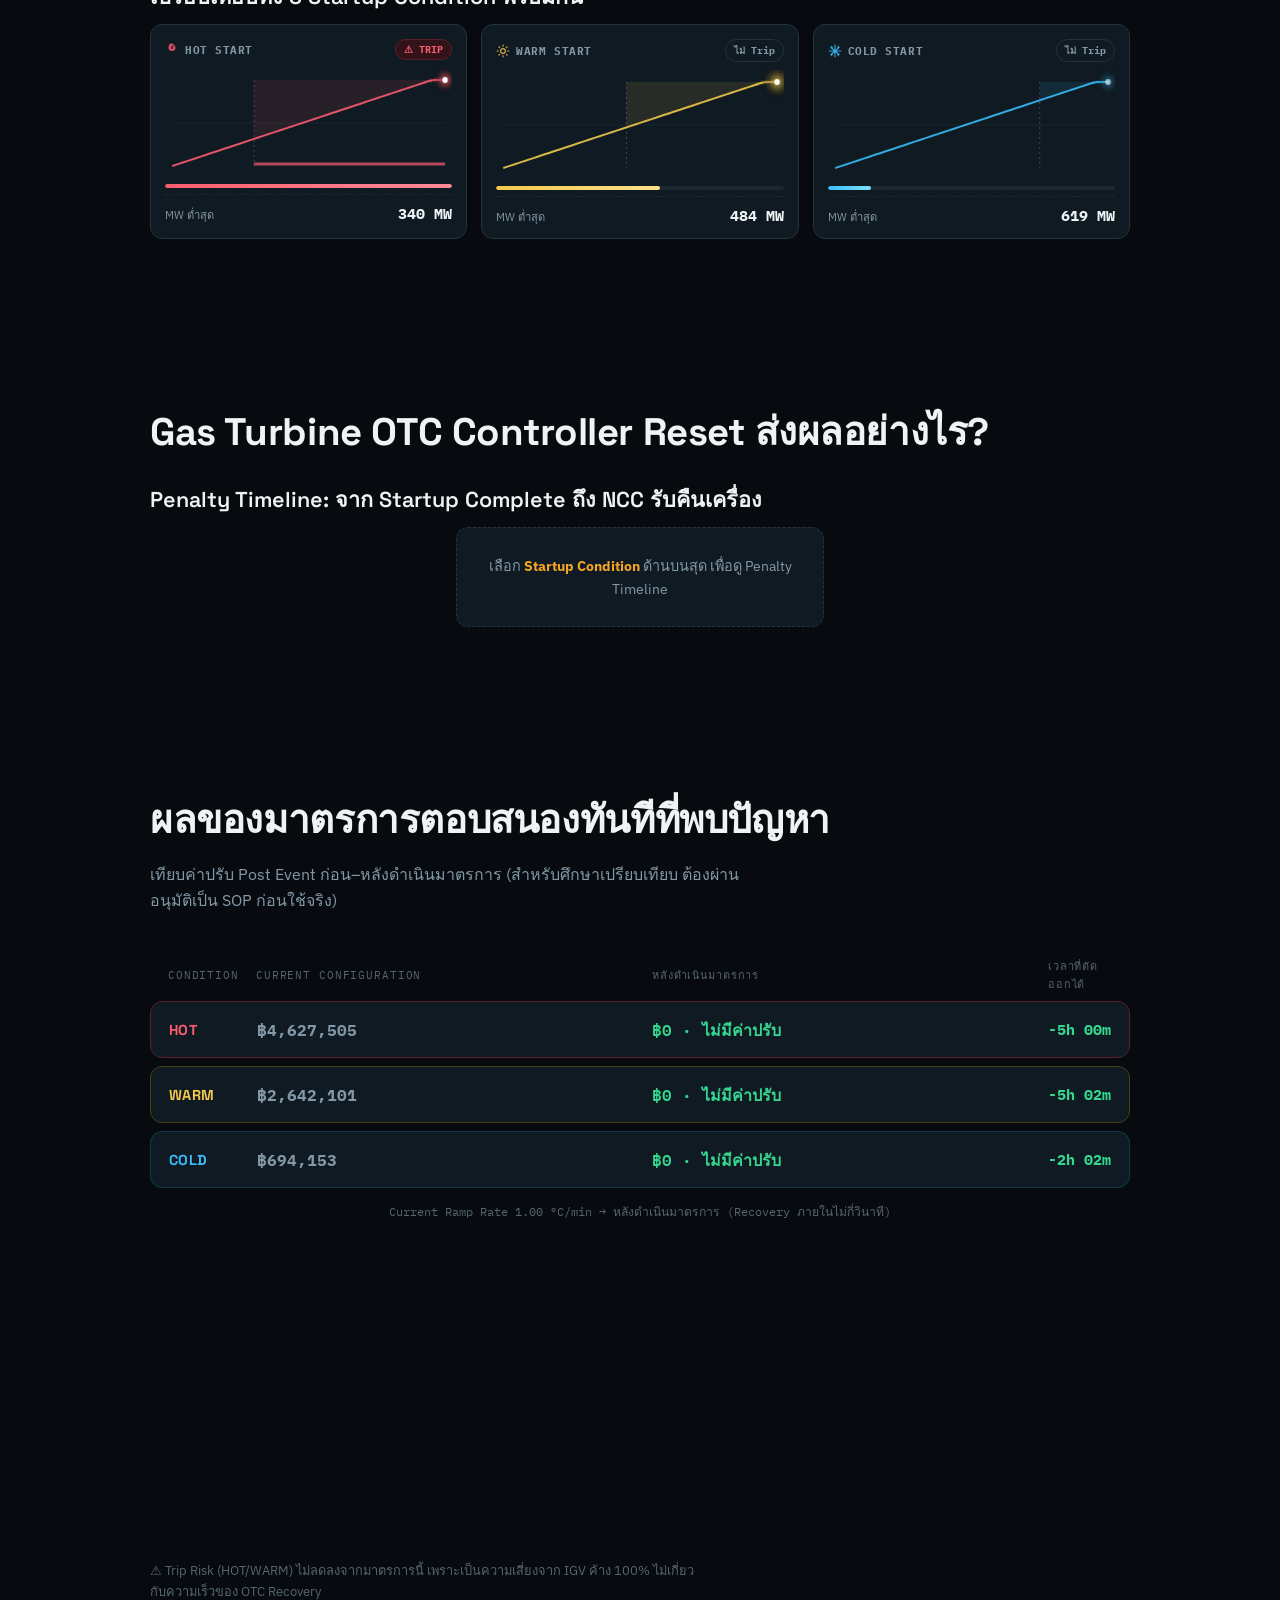
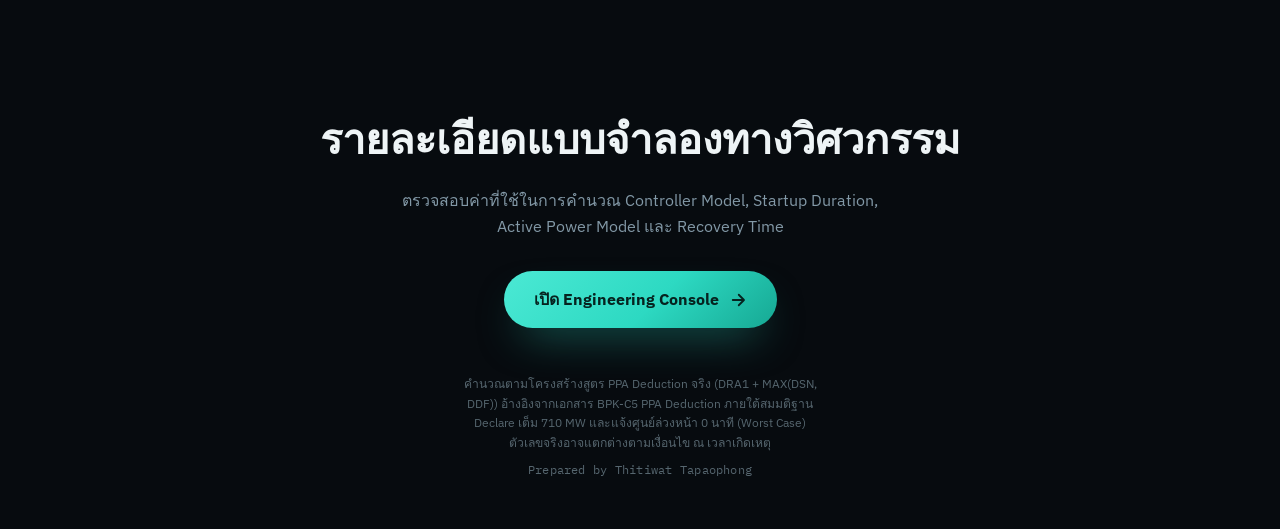
<file: preview.html>
<!doctype html>
<html lang="th">
  <head>
    <meta charset="utf-8">
    <meta name="viewport" content="width=device-width, initial-scale=1, viewport-fit=cover">
    <title>GT OTC Impact</title>
    <meta name="theme-color" content="#070b0f">
    <meta name="apple-mobile-web-app-capable" content="yes">
    <link rel="preconnect" href="https://fonts.googleapis.com">
    <link rel="preconnect" href="https://fonts.gstatic.com" crossorigin>
    <link href="https://fonts.googleapis.com/css2?family=Space+Grotesk:wght@500;600;700&family=IBM+Plex+Sans:wght@400;500;600&family=IBM+Plex+Mono:wght@400;500;600&display=swap" rel="stylesheet">
    <style>
/* ============================================================
   GT OTC Impact App
   Shared tokens: deep slate + teal signal / amber ramp / mint fix / rose loss
   Type: Space Grotesk (display) + IBM Plex Sans (body) + IBM Plex Mono (data)
   Two experiences: Executive Pitch (cinematic) / Technical Console (instrument)
   ============================================================ */

:root {
  --bg-950: #070b0f;
  --bg-900: #0b1319;
  --panel: #131e27;
  --panel-raised: #182531;
  --panel-soft: #101a22;
  --line: #24333e;
  --line-soft: #1b2830;
  --ink: #eef4f6;
  --muted: #8298a6;
  --muted-dim: #56666f;

  --teal: #2dd9c2;
  --teal-dim: #0f2d29;
  --teal-line: #1f5148;

  --amber: #f5a524;
  --amber-dim: #33230a;
  --amber-line: #4a3512;

  --mw: #35d68f;
  --mw-dim: #10301f;

  --rose: #fb5d6f;
  --rose-dim: #34121a;
  --rose-line: #58202b;
  --rose-glow: rgba(251, 93, 111, 0.35);

  --hot: #fb5d6f;
  --hot-dim: #34121a;
  --hot-line: #58202b;

  --warm: #f2c94c;
  --warm-dim: #332b0a;
  --warm-line: #4a3f12;

  --cold: #38bdf8;
  --cold-dim: #0b2530;
  --cold-line: #123b4a;

  --hot-glow: rgba(251, 93, 111, 0.35);
  --warm-glow: rgba(242, 201, 76, 0.35);
  --cold-glow: rgba(56, 189, 248, 0.35);

  --shadow: 0 24px 60px rgba(0, 0, 0, 0.5);
  --shadow-soft: 0 10px 26px rgba(0, 0, 0, 0.35);
  --radius: 10px;
  --font-display: "Space Grotesk", "Segoe UI", sans-serif;
  --font-body: "IBM Plex Sans", "Segoe UI", sans-serif;
  --font-mono: "IBM Plex Mono", "SFMono-Regular", Consolas, monospace;
}

* { box-sizing: border-box; }

html { scroll-behavior: smooth; }

body {
  margin: 0;
  min-height: 100vh;
  background:
    radial-gradient(ellipse 900px 500px at 15% -10%, rgba(45, 217, 194, 0.08), transparent 60%),
    radial-gradient(ellipse 700px 500px at 100% 10%, rgba(251, 93, 111, 0.06), transparent 55%),
    linear-gradient(rgba(255, 255, 255, 0.025) 1px, transparent 1px),
    linear-gradient(90deg, rgba(255, 255, 255, 0.025) 1px, transparent 1px),
    var(--bg-950);
  background-size: 100% 100%, 100% 100%, 42px 42px, 42px 42px;
  background-attachment: fixed;
  color: var(--ink);
  font-family: var(--font-body);
  -webkit-font-smoothing: antialiased;
  -webkit-tap-highlight-color: transparent;
  overflow-x: hidden;
}

body::before {
  content: "";
  position: fixed;
  top: 0;
  left: 0;
  right: 0;
  height: 3px;
  background: linear-gradient(90deg, var(--teal), var(--cold), var(--rose), var(--warm), var(--teal));
  background-size: 300% 100%;
  animation: energyFlow 9s linear infinite;
  z-index: 500;
  opacity: 0.9;
  pointer-events: none;
}

@keyframes energyFlow {
  0% { background-position: 0% 0%; }
  100% { background-position: 300% 0%; }
}

button, input, select { font: inherit; color: inherit; }
::selection { background: var(--rose-dim); color: var(--rose); }
h1, h2, h3, p { margin: 0; }

/* ============================================================
   View switcher (persistent, minimal)
   ============================================================ */

.view-switch {
  position: fixed;
  top: 16px;
  right: 16px;
  z-index: 200;
  display: flex;
  gap: 2px;
  padding: 3px;
  border: 1px solid var(--line);
  border-radius: 999px;
  background: rgba(11, 19, 25, 0.82);
  backdrop-filter: blur(10px);
  box-shadow: var(--shadow-soft);
}

.view-switch button {
  border: none;
  border-radius: 999px;
  padding: 8px 16px;
  font-size: 0.78rem;
  font-weight: 600;
  letter-spacing: 0.02em;
  color: var(--muted);
  background: transparent;
  cursor: pointer;
  transition: background 0.2s ease, color 0.2s ease;
}

.app-version {
  display: inline-flex;
  align-items: center;
  padding: 0 10px;
  font-family: var(--font-mono);
  font-size: 0.68rem;
  color: var(--muted-dim);
  letter-spacing: 0.02em;
}

.sticky-summary {
  position: fixed;
  bottom: 18px;
  left: 50%;
  z-index: 300;
  display: flex;
  align-items: center;
  gap: 14px;
  padding: 12px 22px;
  border-radius: 999px;
  border: 1px solid var(--line);
  background: rgba(11, 19, 25, 0.88);
  backdrop-filter: blur(14px);
  box-shadow: var(--shadow-soft);
  opacity: 0;
  transform: translate(-50%, 90px);
  transition: transform 0.35s cubic-bezier(0.16, 1, 0.3, 1), opacity 0.35s ease;
  pointer-events: none;
}

.sticky-summary.visible {
  opacity: 1;
  transform: translate(-50%, 0);
  pointer-events: auto;
}

.sticky-summary-tag {
  font-family: var(--font-mono);
  font-size: 0.72rem;
  font-weight: 700;
  letter-spacing: 0.06em;
  color: var(--muted);
}

.sticky-summary-value {
  font-family: var(--font-mono);
  font-weight: 700;
  font-size: 1rem;
  color: var(--rose);
}

body.view-technical .sticky-summary { display: none; }

.view-switch button.active {
  color: #06231f;
  background: var(--teal);
}

body.view-technical .view-switch button[data-view="technical"],
body.view-executive .view-switch button[data-view="executive"] {
  color: #06231f;
  background: var(--teal);
}

body.view-technical .view-switch button[data-view="executive"],
body.view-executive .view-switch button[data-view="technical"] {
  color: var(--muted);
  background: transparent;
}

#view-executive, #view-technical { display: none; }
body.view-executive #view-executive { display: block; }
body.view-technical #view-technical { display: block; }

#view-executive.view-out,
#view-technical.view-out {
  animation: viewOut 0.32s cubic-bezier(0.4, 0, 1, 1) forwards;
  will-change: opacity, transform, filter;
}

#view-executive.view-in,
#view-technical.view-in {
  animation: viewIn 0.5s cubic-bezier(0.16, 1, 0.3, 1) both;
  will-change: opacity, transform, filter;
}

@keyframes viewOut {
  0% { opacity: 1; transform: translateY(0) scale(1); filter: blur(0); }
  100% { opacity: 0; transform: translateY(-14px) scale(0.986); filter: blur(3px); }
}

@keyframes viewIn {
  0% { opacity: 0; transform: translateY(14px) scale(0.986); filter: blur(3px); }
  100% { opacity: 1; transform: translateY(0) scale(1); filter: blur(0); }
}

.view-scan {
  position: fixed;
  inset: 0;
  z-index: 999;
  pointer-events: none;
  opacity: 0;
}

.view-scan::before {
  content: "";
  position: absolute;
  left: 0;
  right: 0;
  top: -8%;
  height: 8%;
  background: linear-gradient(180deg, transparent, rgba(45, 217, 194, 0.85), rgba(45, 217, 194, 0.15), transparent);
  box-shadow: 0 0 40px 10px rgba(45, 217, 194, 0.5);
}

.view-scan.sweeping {
  animation: scanFade 0.55s linear;
}

.view-scan.sweeping::before {
  animation: scanSweep 0.55s cubic-bezier(0.3, 0, 0.7, 1);
}

@keyframes scanSweep {
  0% { top: -8%; }
  100% { top: 100%; }
}

@keyframes scanFade {
  0%, 85% { opacity: 1; }
  100% { opacity: 0; }
}

/* ============================================================
   EXECUTIVE PITCH VIEW
   ============================================================ */

.pitch {
  position: relative;
}

.pitch-section {
  min-height: auto;
  display: grid;
  place-items: center;
  padding: 52px 24px;
  position: relative;
}

#pitchHero { min-height: 82vh; padding-top: 90px; }

.hero-chart-frame {
  position: relative;
  width: 100%;
  max-width: 640px;
  aspect-ratio: 16 / 6;
  max-height: 220px;
  min-height: 140px;
  margin-top: 34px;
  border: 1px solid var(--line);
  border-radius: 12px;
  background: var(--panel-soft);
  overflow: hidden;
}

#heroChart { position: absolute; inset: 0; display: block; width: 100%; height: 100%; cursor: crosshair; }

.chart-tooltip {
  position: absolute;
  z-index: 20;
  padding: 8px 11px;
  border-radius: 8px;
  border: 1px solid var(--line);
  background: rgba(11, 19, 25, 0.95);
  backdrop-filter: blur(8px);
  box-shadow: var(--shadow-soft);
  font-family: var(--font-mono);
  font-size: 0.7rem;
  line-height: 1.55;
  color: var(--muted);
  white-space: nowrap;
  pointer-events: none;
  transform: translate(-50%, -100%);
  margin-top: -10px;
}

.chart-tooltip strong { display: block; color: var(--ink); font-size: 0.72rem; margin-bottom: 3px; }
.chart-tooltip .tt-otc { color: var(--cold); }
.chart-tooltip .tt-actual { color: #fb923c; }
.chart-tooltip .tt-power { color: var(--amber); }
.chart-tooltip .tt-trip { color: var(--rose); font-weight: 700; }

.hero-chart-tag {
  position: absolute;
  top: 10px;
  left: 12px;
  font-family: var(--font-mono);
  font-size: 0.68rem;
  letter-spacing: 0.08em;
  text-transform: uppercase;
  color: var(--muted-dim);
  z-index: 2;
}

.chart-legend {
  display: flex;
  flex-wrap: wrap;
  gap: 18px;
  margin-top: 14px;
  font-family: var(--font-mono);
  font-size: 0.74rem;
  color: var(--muted);
}

.chart-legend span { display: inline-flex; align-items: center; gap: 6px; }

.chart-legend .dot { width: 8px; height: 8px; border-radius: 50%; display: inline-block; }
.chart-legend .dot-line { background: var(--cold); }
.chart-legend .dot-actual { background: #fb923c; }
.chart-legend .dot-power { background: #e8a53d; }
.chart-legend .dot-marker { background: var(--rose); }
.chart-legend .dot-restore { background: #7dd3fc; }
.chart-legend .dot-trip { background: #fb5d6f; }

.compare-mini-title {
  margin-top: 40px;
  margin-bottom: 16px;
}

.mini-chart-grid {
  display: grid;
  grid-template-columns: repeat(3, minmax(0, 1fr));
  gap: 14px;
}

.mini-chart-card {
  position: relative;
  padding: 14px 14px 12px;
  border-radius: 12px;
  border: 1px solid var(--line);
  background: var(--panel-soft);
  overflow: hidden;
  opacity: 0;
  cursor: pointer;
  transform: translateY(18px) scale(0.98);
  transition: opacity 0.6s cubic-bezier(0.16, 1, 0.3, 1), transform 0.6s cubic-bezier(0.16, 1, 0.3, 1), border-color 0.25s ease, box-shadow 0.25s ease;
}

.mini-chart-card:focus-visible { outline: 2px solid var(--teal); outline-offset: 2px; }
.mini-chart-card:active { transform: scale(0.985); }

.mini-chart-card.in-view { opacity: 1; transform: translateY(0) scale(1); }
.mini-chart-card[data-mini="hot"].in-view { transition-delay: 0s; }
.mini-chart-card[data-mini="warm"].in-view { transition-delay: 0.12s; }
.mini-chart-card[data-mini="cold"].in-view { transition-delay: 0.24s; }

.mini-chart-card[data-mini="hot"]:hover { border-color: var(--hot-line); box-shadow: 0 0 26px -10px rgba(251, 93, 111, 0.5); }
.mini-chart-card[data-mini="warm"]:hover { border-color: rgba(242, 201, 78, 0.5); box-shadow: 0 0 26px -10px rgba(242, 201, 78, 0.5); }
.mini-chart-card[data-mini="cold"]:hover { border-color: var(--teal-line); box-shadow: 0 0 26px -10px rgba(56, 189, 248, 0.5); }

.mini-chart-head {
  display: flex;
  align-items: center;
  justify-content: space-between;
  margin-bottom: 8px;
}

.mini-chart-tag {
  display: inline-flex;
  align-items: center;
  gap: 6px;
  font-family: var(--font-mono);
  font-size: 0.68rem;
  font-weight: 700;
  letter-spacing: 0.05em;
  color: var(--muted);
}

.mini-chart-icon { flex: none; opacity: 0.85; }
.mini-chart-card[data-mini="hot"] .mini-chart-icon { color: var(--hot); }
.mini-chart-card[data-mini="warm"] .mini-chart-icon { color: var(--warm); }
.mini-chart-card[data-mini="cold"] .mini-chart-icon { color: var(--cold); }

.mini-chart-severity {
  margin-top: 8px;
  height: 4px;
  border-radius: 999px;
  background: var(--line-soft);
  overflow: hidden;
}

.mini-chart-severity-fill {
  display: block;
  height: 100%;
  width: 0%;
  border-radius: 999px;
  transition: width 0.9s cubic-bezier(0.16, 1, 0.3, 1);
}

.mini-chart-card[data-mini="hot"] .mini-chart-severity-fill { background: linear-gradient(90deg, var(--hot), #ff8a97); }
.mini-chart-card[data-mini="warm"] .mini-chart-severity-fill { background: linear-gradient(90deg, var(--warm), #ffe08a); }
.mini-chart-card[data-mini="cold"] .mini-chart-severity-fill { background: linear-gradient(90deg, var(--cold), #7ee2ff); }

.mini-chart-badge {
  font-family: var(--font-mono);
  font-size: 0.6rem;
  font-weight: 700;
  padding: 3px 8px;
  border-radius: 999px;
  border: 1px solid var(--line);
  color: var(--muted);
}

.mini-chart-card[data-mini="hot"] .mini-chart-badge.is-trip { color: var(--hot); border-color: var(--hot-line); background: var(--hot-dim); animation: miniBadgePulse 1.6s ease-in-out infinite; }
.mini-chart-card[data-mini="warm"] .mini-chart-badge.is-trip { color: var(--warm); border-color: rgba(242, 201, 78, 0.4); background: rgba(242, 201, 78, 0.12); }

@keyframes miniBadgePulse {
  0%, 100% { opacity: 1; }
  50% { opacity: 0.55; }
}

.mini-chart-canvas {
  display: block;
  width: 100%;
  height: 108px;
}

.mini-chart-foot {
  display: flex;
  align-items: baseline;
  justify-content: space-between;
  margin-top: 6px;
  padding-top: 8px;
  border-top: 1px dashed var(--line-soft);
}

.mini-chart-foot span { font-size: 0.7rem; color: var(--muted); }
.mini-chart-foot strong { font-family: var(--font-mono); font-size: 0.95rem; color: var(--ink); font-variant-numeric: tabular-nums; }

@media (max-width: 720px) {
  .mini-chart-grid { grid-template-columns: 1fr; }
  .mini-chart-canvas { height: 130px; }
}

.condition-select {
  display: grid;
  grid-template-columns: repeat(3, minmax(0, 1fr));
  gap: 10px;
  max-width: 560px;
  margin-top: 30px;
}

.condition-select button {
  display: grid;
  gap: 6px;
  justify-items: center;
  padding: 16px 10px;
  border: 1px solid var(--line);
  border-radius: 10px;
  background: var(--panel-soft);
  cursor: pointer;
  transition: border-color 0.15s ease, background 0.15s ease, transform 0.15s ease;
}

.condition-select button:hover { transform: translateY(-2px); }
.condition-select button:focus-visible { outline: 2px solid var(--teal); outline-offset: 3px; }

.condition-select .cond-icon {
  color: var(--muted-dim);
  transition: color 0.15s ease, transform 0.2s ease;
}

.condition-select button:hover .cond-icon { transform: scale(1.1); }
.condition-select button[data-scenario="hot"].active .cond-icon { color: var(--hot); }
.condition-select button[data-scenario="warm"].active .cond-icon { color: var(--warm); }
.condition-select button[data-scenario="cold"].active .cond-icon { color: var(--cold); }

.condition-select button.active {
  border-color: var(--rose-line);
  background: var(--rose-dim);
  box-shadow: 0 0 0 1px var(--rose-line);
}

.condition-select button[data-scenario="hot"].active {
  border-color: var(--hot-line);
  background: var(--hot-dim);
  box-shadow: 0 0 0 1px var(--hot-line);
}

.condition-select button[data-scenario="warm"].active {
  border-color: var(--warm-line);
  background: var(--warm-dim);
  box-shadow: 0 0 0 1px var(--warm-line);
}

.condition-select button[data-scenario="cold"].active {
  border-color: var(--cold-line);
  background: var(--cold-dim);
  box-shadow: 0 0 0 1px var(--cold-line);
}

.condition-select .cond-tag {
  font-family: var(--font-display);
  font-weight: 700;
  font-size: 1rem;
  letter-spacing: 0.03em;
  color: var(--ink);
}

.condition-select .cond-min {
  font-family: var(--font-mono);
  font-size: 0.74rem;
  color: var(--muted);
}

.condition-select button.active .cond-tag { color: var(--rose); }
.condition-select button[data-scenario="hot"].active .cond-tag { color: var(--hot); }
.condition-select button[data-scenario="warm"].active .cond-tag { color: var(--warm); }
.condition-select button[data-scenario="cold"].active .cond-tag { color: var(--cold); }

.hero-inputs {
  display: grid;
  grid-template-columns: repeat(2, minmax(0, 1fr));
  gap: 12px;
  max-width: 560px;
  margin-top: 14px;
  margin-bottom: 22px;
}

.hero-inputs label {
  display: grid;
  gap: 6px;
  color: var(--muted);
  font-size: 0.76rem;
  font-weight: 600;
}

.hero-inputs input {
  height: 42px;
  border: 1px solid var(--line);
  border-radius: 6px;
  padding: 0 11px;
  background: var(--panel-soft);
  color: var(--ink);
  font-family: var(--font-mono);
}

.result-card {
  max-width: 560px;
  padding: 22px 24px;
  border: 1px solid var(--rose-line);
  border-radius: 14px;
  background: linear-gradient(160deg, var(--rose-dim), var(--panel-soft));
  box-shadow: 0 20px 44px -18px var(--rose-glow);
  transition: transform 0.25s ease, box-shadow 0.25s ease;
}

.result-card:hover {
  transform: translateY(-3px);
  box-shadow: 0 26px 52px -18px var(--rose-glow);
}

.result-tag-row {
  display: flex;
  align-items: center;
  flex-wrap: wrap;
  gap: 10px;
  margin-bottom: 14px;
}

.result-tag {
  display: inline-block;
  font-family: var(--font-mono);
  font-size: 0.72rem;
  letter-spacing: 0.1em;
  color: var(--rose);
}

.trip-badge {
  display: inline-flex;
  align-items: center;
  padding: 4px 12px;
  border-radius: 999px;
  border: 1px solid var(--hot-line);
  background: var(--hot-dim);
  color: var(--hot);
  font-family: var(--font-mono);
  font-size: 0.7rem;
  font-weight: 700;
  letter-spacing: 0.04em;
  animation: tripBadgePulse 1.6s ease-in-out infinite;
}

.trip-badge[hidden] { display: none; }

@keyframes tripBadgePulse {
  0%, 100% { box-shadow: 0 0 0 0 rgba(251, 93, 111, 0.4); }
  50% { box-shadow: 0 0 0 5px rgba(251, 93, 111, 0); }
}

.result-grid { display: grid; gap: 0; }

.result-item {
  display: flex;
  align-items: baseline;
  justify-content: space-between;
  padding: 10px 0;
  border-top: 1px dashed var(--line-soft);
  font-size: 0.86rem;
  color: var(--muted);
}

.result-item:first-child { border-top: none; }

.result-item strong {
  font-family: var(--font-mono);
  font-size: 1.05rem;
  color: var(--ink);
  font-variant-numeric: tabular-nums;
}

.result-item.highlight strong { font-size: 1.3rem; color: var(--rose); }

.result-annual-note {
  margin-top: 12px;
  padding-top: 12px;
  border-top: 1px dashed var(--line-soft);
  font-size: 0.76rem;
  color: var(--muted);
  line-height: 1.5;
}

.result-annual-note strong { color: var(--ink); font-weight: 700; }

.kpi-flash { animation: kpiFlash 0.6s ease-out; }

@keyframes kpiFlash {
  0% { color: var(--teal); text-shadow: 0 0 12px var(--teal); }
  100% { color: inherit; text-shadow: none; }
}

.result-card[data-condition="hot"] {
  border-color: var(--hot-line);
  background: linear-gradient(160deg, var(--hot-dim), var(--panel-soft));
  box-shadow: 0 20px 44px -18px var(--hot-glow);
}
.result-card[data-condition="hot"] .result-tag { color: var(--hot); }
.result-card[data-condition="hot"] .result-item.highlight strong { color: var(--hot); }

.result-card[data-condition="warm"] {
  border-color: var(--warm-line);
  background: linear-gradient(160deg, var(--warm-dim), var(--panel-soft));
  box-shadow: 0 20px 44px -18px var(--warm-glow);
}
.result-card[data-condition="warm"] .result-tag { color: var(--warm); }
.result-card[data-condition="warm"] .result-item.highlight strong { color: var(--warm); }

.result-card[data-condition="cold"] {
  border-color: var(--cold-line);
  background: linear-gradient(160deg, var(--cold-dim), var(--panel-soft));
  box-shadow: 0 20px 44px -18px var(--cold-glow);
}
.result-card[data-condition="cold"] .result-tag { color: var(--cold); }
.result-card[data-condition="cold"] .result-item.highlight strong { color: var(--cold); }

.trip-risk-wrap {
  margin-top: 18px;
  padding: 16px 20px;
  border-radius: 10px;
  border: 1px solid var(--hot-line);
  background: linear-gradient(160deg, var(--hot-dim), var(--panel-soft));
  backdrop-filter: blur(10px);
}

.trip-risk-note {
  color: var(--muted);
  font-size: 0.84rem;
  line-height: 1.6;
  max-width: 62ch;
}

.trip-risk-disclaimer {
  margin-top: 16px;
  color: var(--muted-dim);
  font-size: 0.8rem;
  line-height: 1.6;
  max-width: 68ch;
}

.locked-prompt {
  padding: 26px 24px;
  border: 1px dashed var(--line);
  border-radius: 12px;
  background: var(--panel-soft);
  color: var(--muted);
  font-size: 0.9rem;
  text-align: center;
  max-width: 46ch;
  margin: 0 auto;
  line-height: 1.6;
}

.locked-prompt strong { color: var(--amber); }

.field-missing { border-color: var(--rose) !important; }

#pitchHero .pitch-inner {
  opacity: 1;
  transform: none;
}

#pitchHero .pitch-inner > * {
  opacity: 0;
  animation: heroReveal 0.8s cubic-bezier(0.16, 1, 0.3, 1) both;
  will-change: opacity, transform, filter;
}

#pitchHero .pitch-inner > *:nth-child(1) { animation-delay: 0.08s; }
#pitchHero .pitch-inner > *:nth-child(2) { animation-delay: 0.22s; }
#pitchHero .pitch-inner > *:nth-child(3) { animation-delay: 0.36s; }
#pitchHero .pitch-inner > *:nth-child(4) { animation-delay: 0.5s; }
#pitchHero .pitch-inner > *:nth-child(5) { animation-delay: 0.62s; }
#pitchHero .pitch-inner > *:nth-child(6) { animation-delay: 0.74s; }
#pitchHero .pitch-inner > *:nth-child(7) { animation-delay: 0.88s; }
#pitchHero .pitch-inner > *:nth-child(8) { animation-delay: 1.0s; }
#pitchHero .pitch-inner > *:nth-child(9) { animation-delay: 1.1s; }

@keyframes heroReveal {
  0% { opacity: 0; transform: translateY(20px); filter: blur(3px); }
  100% { opacity: 1; transform: translateY(0); filter: blur(0); }
}

.pitch-inner {
  width: 100%;
  max-width: 980px;
  opacity: 0;
  transform: translateY(28px);
  transition: opacity 0.8s cubic-bezier(0.16, 1, 0.3, 1), transform 0.8s cubic-bezier(0.16, 1, 0.3, 1);
  will-change: opacity, transform;
}

.pitch-section.in-view .pitch-inner {
  opacity: 1;
  transform: translateY(0);
}

.pitch-eyebrow {
  display: inline-flex;
  align-items: center;
  gap: 8px;
  margin-bottom: 22px;
  padding: 7px 14px;
  border: 1px solid var(--rose-line);
  border-radius: 999px;
  background: var(--rose-dim);
  backdrop-filter: blur(8px);
  color: var(--rose);
  font-family: var(--font-mono);
  font-size: 0.72rem;
  font-weight: 600;
  letter-spacing: 0.1em;
  text-transform: uppercase;
}

.pitch-eyebrow.tone-teal {
  border-color: var(--teal-line);
  background: var(--teal-dim);
  color: var(--teal);
}

.pitch-eyebrow.tone-mw {
  border-color: var(--mw-dim);
  background: var(--mw-dim);
  color: var(--mw);
}

/* --- Hook --- */

.hook-title {
  font-family: var(--font-display);
  font-weight: 700;
  font-size: clamp(2.2rem, 6vw, 4.4rem);
  line-height: 1.12;
  letter-spacing: -0.02em;
}

.hook-title em {
  font-style: normal;
  color: var(--rose);
}

.headline-glow {
  position: relative;
  display: inline-block;
  background: linear-gradient(100deg, var(--ink) 30%, #ffe9ec 45%, var(--rose) 52%, var(--ink) 65%);
  background-size: 250% auto;
  background-position: 0% 50%;
  -webkit-background-clip: text;
  background-clip: text;
  color: transparent;
  text-shadow: 0 0 34px var(--rose-glow);
  animation: headlineShimmer 3.6s ease-in-out infinite;
}

@keyframes headlineShimmer {
  0% { background-position: 0% 50%; }
  50% { background-position: 100% 50%; }
  100% { background-position: 0% 50%; }
}

.hook-sub {
  margin-top: 26px;
  max-width: 56ch;
  color: var(--muted);
  font-size: clamp(1rem, 1.6vw, 1.2rem);
  line-height: 1.6;
}

.hero-subhead {
  margin-top: 48px;
  font-family: var(--font-display);
  font-weight: 600;
  font-size: clamp(1.05rem, 2vw, 1.3rem);
  color: var(--ink);
}

.hero-subhead-note {
  margin-top: 6px;
  margin-bottom: 22px;
  max-width: 56ch;
  color: var(--muted);
  font-size: 0.92rem;
  line-height: 1.5;
}

.scroll-hint {
  margin-top: 36px;
  display: flex;
  flex-direction: column;
  align-items: center;
  gap: 8px;
  color: var(--muted-dim);
  font-family: var(--font-mono);
  font-size: 0.7rem;
  letter-spacing: 0.14em;
  text-transform: uppercase;
  animation: bob 2.4s ease-in-out infinite;
}

.scroll-hint svg { width: 16px; height: 16px; stroke: var(--muted-dim); }

@keyframes bob {
  0%, 100% { transform: translate(-50%, 0); }
  50% { transform: translate(-50%, 8px); }
}

/* --- Mechanism timeline --- */

.section-title {
  font-family: var(--font-display);
  font-weight: 700;
  font-size: clamp(1.6rem, 3.2vw, 2.4rem);
  letter-spacing: -0.01em;
  margin-bottom: 12px;
}

.section-lede {
  color: var(--muted);
  max-width: 62ch;
  line-height: 1.6;
  margin-bottom: 44px;
  font-size: 1rem;
}

/* --- Penalty Timeline --- */

.penalty-timeline-wrap {
  margin-top: 20px;
}

.subsection-title {
  font-family: var(--font-display);
  font-weight: 600;
  font-size: clamp(1.1rem, 2vw, 1.35rem);
  margin-bottom: 10px;
}

.subsection-note {
  color: var(--muted);
  max-width: 62ch;
  line-height: 1.6;
  margin-bottom: 24px;
  font-size: 0.92rem;
}

.penalty-timeline {
  display: flex;
  flex-wrap: wrap;
  align-items: flex-start;
  gap: 10px 6px;
}

.pt-step {
  display: flex;
  flex-direction: column;
  align-items: center;
  gap: 6px;
  min-width: 110px;
  text-align: center;
  opacity: 0;
  transform: translateY(14px) scale(0.94);
  transition: opacity 0.55s ease, transform 0.55s ease;
}

.pt-step.in-view { opacity: 1; transform: translateY(0) scale(1); }

.pt-step:nth-child(1) { transition-delay: 0s; }
.pt-step:nth-child(3) { transition-delay: 0.12s; }
.pt-step:nth-child(5) { transition-delay: 0.24s; }
.pt-step:nth-child(7) { transition-delay: 0.36s; }
.pt-step:nth-child(9) { transition-delay: 0.48s; }

.pt-dot {
  width: 12px;
  height: 12px;
  border-radius: 50%;
  background: var(--teal);
  box-shadow: 0 0 0 1px var(--teal-line);
}

.pt-dot-hot {
  background: var(--rose);
  box-shadow: 0 0 0 1px var(--rose-line), 0 0 14px var(--rose-glow);
  animation: hotPulse 1.8s ease-in-out infinite;
}
.pt-dot-ok { background: var(--mw); box-shadow: 0 0 0 1px var(--mw); }

.pt-label {
  font-family: var(--font-mono);
  font-size: 0.76rem;
  color: var(--ink);
  max-width: 120px;
}

.pt-time {
  font-family: var(--font-mono);
  font-size: 0.86rem;
  font-weight: 600;
  color: var(--rose);
  font-variant-numeric: tabular-nums;
}

.pt-arrow {
  align-self: center;
  color: var(--muted-dim);
  font-size: 1rem;
  padding-top: 2px;
  opacity: 0;
  transition: opacity 0.4s ease;
  animation: arrowDrift 1.6s ease-in-out infinite;
}

.pt-arrow.in-view { opacity: 1; }

@keyframes arrowDrift {
  0%, 100% { transform: translateX(0); }
  50% { transform: translateX(4px); }
}

.pt-total {
  margin-top: 24px;
  display: flex;
  align-items: baseline;
  justify-content: space-between;
  max-width: 420px;
  padding: 14px 18px;
  border-radius: 10px;
  background: var(--panel-soft);
  border: 1px solid var(--line);
  opacity: 0;
  transform: translateY(10px);
  transition: opacity 0.6s ease 0.5s, transform 0.6s ease 0.5s;
}

.pt-total.in-view { opacity: 1; transform: translateY(0); }

.pt-total span { color: var(--muted); font-size: 0.82rem; }
.pt-total strong { font-family: var(--font-mono); font-size: 1.1rem; color: var(--ink); font-variant-numeric: tabular-nums; }

/* --- Fix vs not fix --- */

.compare-table {
  display: grid;
  gap: 8px;
}

.compare-row {
  display: grid;
  grid-template-columns: 74px 1fr 1fr 64px;
  align-items: center;
  gap: 14px;
  padding: 14px 18px;
  border-radius: 12px;
  border: 1px solid var(--line);
  background: var(--panel-soft);
  transition: border-color 0.2s ease, background 0.2s ease;
}

.compare-row:not(.compare-row-head):hover {
  background: var(--panel-raised);
}

.compare-row-head {
  border: none;
  background: none;
  padding: 0 18px;
  font-family: var(--font-mono);
  font-size: 0.68rem;
  text-transform: uppercase;
  letter-spacing: 0.08em;
  color: var(--muted-dim);
}

.compare-row-tag {
  font-family: var(--font-display);
  font-weight: 700;
  font-size: 0.9rem;
  letter-spacing: 0.03em;
}

.compare-row[data-scenario="hot"] .compare-row-tag { color: var(--hot); }
.compare-row[data-scenario="warm"] .compare-row-tag { color: var(--warm); }
.compare-row[data-scenario="cold"] .compare-row-tag { color: var(--cold); }

.compare-row[data-scenario="hot"] { border-color: var(--hot-line); }
.compare-row[data-scenario="warm"] { border-color: var(--warm-line); }
.compare-row[data-scenario="cold"] { border-color: var(--cold-line); }

.compare-row-bad,
.compare-row-good {
  font-family: var(--font-mono);
  font-size: 1rem;
  font-variant-numeric: tabular-nums;
}

.compare-row-bad { color: var(--muted); }
.compare-row-good { color: var(--ink); }
.compare-row-good.zero { color: var(--mw); font-weight: 600; }

.compare-row-pct {
  font-family: var(--font-mono);
  font-size: 0.92rem;
  font-weight: 700;
  color: var(--mw);
  text-align: right;
}

.compare-footnote {
  margin-top: 14px;
  color: var(--muted-dim);
  font-family: var(--font-mono);
  font-size: 0.76rem;
  text-align: center;
}

.savings-stamp-card {
  margin-top: 30px;
  padding: 32px 24px;
  border-radius: 14px;
  border: 1px solid var(--line);
  background: var(--panel-soft);
  backdrop-filter: blur(10px);
  box-shadow: inset 0 1px 0 rgba(255, 255, 255, 0.05);
  text-align: center;
}

.savings-stamp-title {
  display: block;
  font-family: var(--font-mono);
  font-size: 0.72rem;
  text-transform: uppercase;
  letter-spacing: 0.1em;
  color: var(--muted-dim);
  margin-bottom: 22px;
}

.savings-stamp-row {
  display: flex;
  align-items: stretch;
  justify-content: center;
  gap: 22px;
  flex-wrap: wrap;
}

.savings-stamp-old {
  position: relative;
  display: inline-flex;
  align-items: center;
  padding: 10px 26px;
  border-radius: 10px;
  border: 3px dashed var(--line-soft);
  font-family: var(--font-mono);
  font-size: clamp(1.8rem, 4vw, 2.8rem);
  font-weight: 700;
  color: var(--muted);
  font-variant-numeric: tabular-nums;
  white-space: nowrap;
}

.savings-stamp-old::after {
  content: "";
  position: absolute;
  left: 4%;
  top: 50%;
  width: 0%;
  height: 3px;
  background: var(--rose);
  transform: translateY(-50%) rotate(-3deg);
  box-shadow: 0 0 8px var(--rose-glow);
}

.savings-stamp-old.struck::after {
  animation: strikeDraw 0.5s ease-out forwards;
}

@keyframes strikeDraw {
  0% { width: 0%; }
  100% { width: 92%; }
}

.savings-stamp-arrow {
  display: flex;
  align-items: center;
  color: var(--muted-dim);
  font-size: 1.3rem;
}

.savings-stamp-mark {
  position: relative;
  display: inline-flex;
  align-items: center;
  padding: 10px 26px;
  border-radius: 10px;
  border: 3px solid var(--mw);
  transform: rotate(-4deg) scale(1);
  opacity: 1;
  animation: stampGlow 2.6s ease-in-out infinite;
}

@keyframes stampGlow {
  0%, 100% { box-shadow: 0 0 12px rgba(53, 214, 143, 0.3); }
  50% { box-shadow: 0 0 22px rgba(53, 214, 143, 0.55); }
}

.savings-stamp-mark::before {
  content: "";
  position: absolute;
  inset: -60%;
  z-index: -1;
  background: repeating-conic-gradient(from 0deg, rgba(53, 214, 143, 0.55) 0deg 3deg, transparent 3deg 18deg);
  border-radius: 50%;
  opacity: 0;
  pointer-events: none;
}

.savings-stamp-mark.stamping {
  animation: stampHit 0.45s cubic-bezier(0.2, 0.9, 0.4, 1) 0.45s both;
}

.savings-stamp-mark.stamping::before {
  animation: stampBurst 0.6s ease-out 0.45s;
}

@keyframes stampHit {
  0% { transform: rotate(-4deg) scale(2.6); opacity: 0; filter: blur(2px); }
  55% { transform: rotate(-6deg) scale(0.92); opacity: 1; filter: blur(0); }
  75% { transform: rotate(-2deg) scale(1.06); }
  100% { transform: rotate(-4deg) scale(1); }
}

@keyframes stampBurst {
  0% { opacity: 0.9; transform: scale(0.2) rotate(0deg); }
  100% { opacity: 0; transform: scale(1.6) rotate(30deg); }
}

.savings-stamp-mark strong {
  font-family: var(--font-display);
  font-weight: 700;
  font-size: clamp(1.8rem, 4vw, 2.8rem);
  color: var(--mw);
  text-shadow: 0 0 24px rgba(53, 214, 143, 0.5);
  font-variant-numeric: tabular-nums;
  white-space: nowrap;
}

.savings-stamp-caption {
  display: block;
  margin-top: 22px;
  font-family: var(--font-mono);
  font-size: 0.78rem;
  color: var(--muted);
}

.savings-time-row {
  display: flex;
  align-items: center;
  justify-content: center;
  gap: 10px;
  flex-wrap: wrap;
  margin-top: 14px;
  padding-top: 14px;
  border-top: 1px dashed var(--line-soft);
  font-size: 0.8rem;
  color: var(--muted);
}

.savings-time-row strong {
  font-family: var(--font-mono);
  font-weight: 700;
  font-size: 0.95rem;
  color: var(--teal);
  font-variant-numeric: tabular-nums;
}

/* --- CTA --- */

.cta-section { text-align: center; }

.cta-title { font-family: var(--font-display); font-size: clamp(1.8rem, 3.6vw, 2.6rem); font-weight: 700; margin-bottom: 16px; }
.cta-sub { color: var(--muted); max-width: 52ch; margin: 0 auto 32px; line-height: 1.6; }

.cta-button {
  display: inline-flex;
  align-items: center;
  gap: 10px;
  padding: 16px 30px;
  border-radius: 999px;
  border: none;
  background: linear-gradient(135deg, #4be9d4, var(--teal) 55%, #16a893);
  color: #06231f;
  font-weight: 700;
  font-size: 1rem;
  cursor: pointer;
  box-shadow: 0 20px 44px -18px rgba(45, 217, 194, 0.55);
  transition: transform 0.2s ease, box-shadow 0.2s ease;
}

.cta-button:hover {
  transform: translateY(-2px);
  box-shadow: 0 26px 52px -16px rgba(45, 217, 194, 0.7);
}

.disclaimer {
  margin-top: 46px;
  color: var(--muted-dim);
  font-size: 0.76rem;
  max-width: 52ch;
  margin-left: auto;
  margin-right: auto;
  line-height: 1.6;
}

.prepared-by {
  margin-top: 10px;
  color: var(--muted-dim);
  font-size: 0.74rem;
  font-family: var(--font-mono);
  letter-spacing: 0.02em;
}

.brand-bar {
  display: flex;
  align-items: center;
  gap: 16px;
  margin-bottom: 28px;
}

.brand-credit {
  margin-left: auto;
  display: flex;
  flex-direction: column;
  align-items: flex-end;
  gap: 1px;
  padding-left: 16px;
  border-left: 1px solid var(--line);
  font-family: var(--font-mono);
  font-size: 0.66rem;
  color: var(--muted-dim);
  letter-spacing: 0.02em;
  white-space: nowrap;
}

.brand-credit strong { color: var(--teal); font-size: 0.78rem; font-weight: 700; }

@media (max-width: 560px) {
  .brand-bar { flex-wrap: wrap; row-gap: 10px; }
  .brand-credit { margin-left: 60px; border-left: none; padding-left: 0; align-items: flex-start; }
}

.brand-logo {
  height: 44px;
  width: auto;
  display: block;
}

.brand-meta {
  display: flex;
  flex-direction: column;
  gap: 2px;
  font-family: var(--font-mono);
  font-size: 0.72rem;
  color: var(--muted-dim);
  letter-spacing: 0.02em;
  border-left: 1px solid var(--line);
  padding-left: 16px;
}

/* ============================================================
   TECHNICAL CONSOLE VIEW  (instrument panel)
   ============================================================ */

.tech-shell {
  display: grid;
  grid-template-columns: minmax(0, 1fr) 360px;
  gap: 16px;
  min-height: 100vh;
  padding: 16px;
  padding-top: 74px;
}

.tech-main {
  display: grid;
  grid-auto-rows: min-content;
  gap: 14px;
  min-width: 0;
}

.panel {
  background: linear-gradient(180deg, rgba(24, 37, 49, 0.92), rgba(19, 30, 39, 0.92));
  backdrop-filter: blur(14px);
  border: 1px solid var(--line);
  border-radius: var(--radius);
  box-shadow: var(--shadow-soft), inset 0 1px 0 rgba(255, 255, 255, 0.04);
}

.tech-topbar {
  display: flex;
  align-items: center;
  justify-content: space-between;
  gap: 20px;
  padding: 18px 22px;
  border-top: 3px solid var(--teal);
}

.tech-topbar .eyebrow {
  font-family: var(--font-mono);
  font-size: 0.7rem;
  letter-spacing: 0.12em;
  text-transform: uppercase;
  color: var(--teal);
  margin-bottom: 4px;
}

.tech-topbar h1 { font-family: var(--font-display); font-size: 1.5rem; }

.status-pill {
  display: flex;
  align-items: center;
  gap: 9px;
  padding: 8px 14px;
  border: 1px solid var(--teal-line);
  border-radius: 999px;
  color: var(--teal);
  background: var(--teal-dim);
  font-family: var(--font-mono);
  font-size: 0.76rem;
  font-weight: 600;
}

.status-pill::before {
  content: "";
  width: 7px; height: 7px;
  border-radius: 50%;
  background: var(--teal);
  box-shadow: 0 0 0 0 rgba(45, 217, 194, 0.55);
  animation: pulse-dot 2.2s ease-out infinite;
}

@keyframes pulse-dot {
  0% { box-shadow: 0 0 0 0 rgba(45, 217, 194, 0.55); }
  70% { box-shadow: 0 0 0 8px rgba(45, 217, 194, 0); }
  100% { box-shadow: 0 0 0 0 rgba(45, 217, 194, 0); }
}

.readout-grid {
  display: grid;
  grid-template-columns: repeat(5, minmax(0, 1fr));
  gap: 10px;
  padding: 14px;
}

.readout {
  padding: 13px 14px;
  border-left: 3px solid var(--muted-dim);
  background: linear-gradient(180deg, var(--panel-raised), var(--panel-soft));
  border-radius: 6px;
}

.readout-target { border-left-color: var(--teal); }
.readout-y { border-left-color: var(--amber); }
.readout-mw { border-left-color: var(--mw); }

.readout span { display: block; color: var(--muted); font-size: 0.66rem; font-weight: 600; letter-spacing: 0.07em; text-transform: uppercase; }
.readout strong { display: block; margin-top: 6px; font-family: var(--font-mono); font-size: 1.18rem; font-weight: 600; font-variant-numeric: tabular-nums; color: var(--ink); }
.readout-target strong { color: var(--teal); }
.readout-y strong { color: var(--amber); }
.readout-mw strong { color: var(--mw); }

/* --- RGE schematic w/ inline edit --- */

.rge-panel { padding: 18px 20px; display: grid; gap: 14px; }
.rge-title { display: flex; align-items: baseline; justify-content: space-between; gap: 12px; }
.rge-title h2 { font-family: var(--font-display); font-size: 1rem; }
.rge-title span { color: var(--muted); font-size: 0.8rem; }

.rge-diagram {
  display: grid;
  grid-template-columns: minmax(0, 1fr) 150px minmax(0, 1fr);
  align-items: center;
}

.pin-stack { display: grid; gap: 8px; position: relative; z-index: 1; }

.pin {
  position: relative;
  display: flex;
  align-items: center;
  justify-content: space-between;
  gap: 10px;
  min-height: 44px;
  padding: 7px 12px;
  border: 1px solid var(--line);
  border-radius: 6px;
  background: var(--panel-soft);
  cursor: pointer;
  transition: border-color 0.15s ease, background 0.15s ease;
}

.pin:hover { border-color: var(--teal-line); }
.pin.editable::after {
  content: "";
  position: absolute;
  top: 6px; right: 6px;
  width: 5px; height: 5px;
  border-radius: 50%;
  background: var(--muted-dim);
}

.pin.pending::after { background: var(--amber); box-shadow: 0 0 8px var(--amber); }

.pin-highlight {
  position: relative;
  border: 1.5px solid var(--amber);
  background: var(--amber-dim);
  box-shadow: 0 0 0 1px rgba(245, 165, 36, 0.15), 0 0 18px -4px rgba(245, 165, 36, 0.6);
  animation: tuPinPulse 2.2s ease-in-out infinite;
}
.pin-highlight:hover { border-color: var(--amber); }
.pin-highlight .pin-label { color: var(--amber); }
.pin-highlight .pin-value { color: var(--amber); }

.pin-highlight-badge {
  position: absolute;
  top: -11px;
  left: 10px;
  padding: 2px 8px;
  border-radius: 999px;
  background: var(--amber);
  color: #2a1c05;
  font-family: var(--font-mono);
  font-size: 0.62rem;
  font-weight: 700;
  letter-spacing: 0.03em;
  white-space: nowrap;
}

@keyframes tuPinPulse {
  0%, 100% { box-shadow: 0 0 0 1px rgba(245, 165, 36, 0.15), 0 0 18px -4px rgba(245, 165, 36, 0.6); }
  50% { box-shadow: 0 0 0 1px rgba(245, 165, 36, 0.3), 0 0 26px -2px rgba(245, 165, 36, 0.85); }
}

@media (prefers-reduced-motion: reduce) {
  .pin-highlight { animation: none; }
}

.pin span.pin-label { color: var(--muted); font-size: 0.7rem; font-weight: 600; letter-spacing: 0.04em; text-transform: uppercase; }
.pin strong.pin-value { font-family: var(--font-mono); font-size: 0.86rem; font-variant-numeric: tabular-nums; color: var(--ink); }

.pin input.pin-input {
  width: 84px;
  height: 26px;
  border: 1px solid var(--teal);
  border-radius: 4px;
  background: var(--bg-900);
  color: var(--ink);
  font-family: var(--font-mono);
  font-size: 0.82rem;
  padding: 0 6px;
  text-align: right;
}

.pin-left { border-right: 1px dashed var(--line); padding-right: 18px; margin-right: -1px; }
.pin-right { border-left: 1px dashed var(--line); padding-left: 18px; margin-left: -1px; }

.rge-block {
  position: relative;
  display: grid;
  place-items: center;
  min-height: 132px;
  border: 1px solid var(--teal-line);
  border-radius: 10px;
  color: var(--teal);
  background: radial-gradient(140% 140% at 50% 0%, var(--teal-dim), var(--panel-soft) 70%);
  text-align: center;
  box-shadow: 0 0 0 1px rgba(45, 217, 194, 0.08), 0 0 34px -6px rgba(45, 217, 194, 0.35);
}

.rge-block span { display: block; font-family: var(--font-display); font-size: 1.7rem; font-weight: 700; letter-spacing: 0.04em; }
.rge-block small { margin-top: 8px; color: var(--muted); font-family: var(--font-mono); font-size: 0.7rem; }
.rge-hint { color: var(--muted-dim); font-size: 0.76rem; }

.quick-action-bar {
  display: flex;
  align-items: center;
  justify-content: space-between;
  gap: 16px;
  flex-wrap: wrap;
  margin-top: 14px;
  padding: 14px 16px;
  border-radius: 10px;
  border: 1px dashed var(--amber-line);
  background: var(--amber-dim);
}

.quick-action-info { display: flex; flex-direction: column; gap: 3px; min-width: 200px; }
.quick-action-title { font-family: var(--font-display); font-weight: 700; font-size: 0.88rem; color: var(--ink); }
.quick-action-desc { font-size: 0.76rem; color: var(--muted); }

.quick-action-buttons { display: flex; gap: 8px; flex-wrap: wrap; }
.quick-action-buttons .btn { white-space: nowrap; }

@media (max-width: 520px) {
  .quick-action-bar { flex-direction: column; align-items: stretch; }
  .quick-action-buttons { flex-direction: column; }
  .quick-action-buttons .btn { width: 100%; }
}

/* --- Chart (fixed sizing, no layout feedback loop) --- */

.chart-panel { padding: 18px 20px 20px; display: grid; gap: 12px; }
.chart-header { display: flex; align-items: flex-start; justify-content: space-between; gap: 14px; flex-wrap: wrap; }
.chart-header h2 { font-family: var(--font-display); font-size: 1rem; }
.chart-header p { margin-top: 4px; color: var(--muted); font-size: 0.84rem; max-width: 46ch; }

.legend { display: flex; gap: 8px; flex-wrap: wrap; justify-content: flex-end; }
.legend span { display: inline-flex; align-items: center; gap: 7px; min-height: 26px; padding: 0 11px; border: 1px solid var(--line); border-radius: 999px; color: var(--muted); background: var(--panel-soft); font-family: var(--font-mono); font-size: 0.74rem; }
.legend i { width: 16px; height: 3px; border-radius: 3px; }
.line-x { background: var(--teal); }
.line-y { background: var(--amber); }
.line-mw { background: var(--mw); }

.countdown-bar {
  display: flex;
  align-items: center;
  gap: 16px;
  margin-top: 12px;
  padding: 16px 20px;
  border-radius: 12px;
  border: 1px solid var(--amber-line);
  background: linear-gradient(135deg, var(--amber-dim), var(--panel-soft) 70%);
  box-shadow: 0 0 0 1px rgba(245, 165, 36, 0.08), 0 0 30px -8px rgba(245, 165, 36, 0.45);
}

.countdown-icon {
  flex: none;
  display: grid;
  place-items: center;
  width: 40px;
  height: 40px;
  border-radius: 50%;
  border: 1px solid var(--amber-line);
  background: var(--amber-dim);
  color: var(--amber);
}
.countdown-icon svg { width: 20px; height: 20px; }

.countdown-text {
  display: flex;
  flex-direction: column;
  gap: 4px;
  min-width: 0;
}

.countdown-text span {
  font-size: 0.78rem;
  color: var(--muted);
}

.countdown-bar strong {
  font-family: var(--font-mono);
  font-size: 1.7rem;
  font-weight: 700;
  color: var(--amber);
  font-variant-numeric: tabular-nums;
  line-height: 1.2;
  white-space: nowrap;
}

.countdown-bar strong.reached {
  color: var(--mw);
}

.chart-frame {
  position: relative;
  width: 100%;
  aspect-ratio: 16 / 8.4;
  max-height: clamp(300px, 46vw, 540px);
  min-height: 260px;
  border: 1px solid var(--line);
  border-radius: 8px;
  background: var(--bg-900);
  overflow: hidden;
}

#chart {
  position: absolute;
  inset: 0;
  display: block;
  width: 100%;
  height: 100%;
}

/* --- Sticky global apply bar --- */

.apply-bar {
  position: sticky;
  top: 68px;
  z-index: 30;
  display: flex;
  align-items: center;
  justify-content: space-between;
  gap: 14px;
  padding: 12px 16px;
  border-radius: 10px;
  border: 1px solid var(--amber-line);
  background: linear-gradient(160deg, var(--amber-dim), var(--panel));
  box-shadow: var(--shadow-soft);
  transform: translateY(-12px);
  opacity: 0;
  pointer-events: none;
  transition: opacity 0.2s ease, transform 0.2s ease;
}

.apply-bar.visible { opacity: 1; transform: translateY(0); pointer-events: auto; }

.apply-bar-text { display: flex; align-items: center; gap: 10px; color: var(--amber); font-size: 0.86rem; font-weight: 600; }
.apply-bar-text .dot { width: 8px; height: 8px; border-radius: 50%; background: var(--amber); box-shadow: 0 0 10px var(--amber); }
.apply-bar-actions { display: flex; gap: 8px; }

.btn {
  min-height: 40px;
  padding: 0 18px;
  border-radius: 7px;
  border: 1px solid var(--line);
  background: var(--panel-soft);
  color: var(--ink);
  font-weight: 600;
  cursor: pointer;
  transition: border-color 0.15s ease, background 0.15s ease, transform 0.1s ease;
}

.btn:hover { border-color: var(--teal-line); background: var(--teal-dim); }
.btn:active { transform: scale(0.98); }

.btn-amber { border-color: var(--amber-line); background: linear-gradient(135deg, #ffc154, var(--amber) 60%, #d6860f); color: #2a1c05; box-shadow: 0 10px 24px -12px rgba(245, 165, 36, 0.5); }
.btn-amber:hover { background: linear-gradient(135deg, #ffcc70, #ffb845 60%, #e8930f); }

/* --- Controls sidebar --- */

.controls { overflow: auto; max-height: calc(100vh - 90px); padding: 16px 16px 18px; position: sticky; top: 74px; align-self: start; }

.drawer-header { display: none; }

.control-section { padding: 4px 0 16px; margin-bottom: 14px; border-bottom: 1px solid var(--line-soft); border: none; }
.control-section:last-of-type { margin-bottom: 0; border-bottom: none; }

.control-section > summary { display: flex; align-items: center; justify-content: space-between; padding: 6px 2px 12px; cursor: pointer; list-style: none; }
.control-section > summary::-webkit-details-marker { display: none; }
.control-section > summary::after {
  content: "";
  width: 8px; height: 8px;
  margin-left: 10px;
  border-right: 1.6px solid var(--muted);
  border-bottom: 1.6px solid var(--muted);
  transform: rotate(45deg);
  transition: transform 0.18s ease;
  flex: none;
}
.control-section[open] > summary::after { transform: rotate(-135deg); }
.control-section > summary > h2 { font-family: var(--font-display); font-size: 1rem; color: var(--ink); }

.control-body { display: grid; gap: 12px; padding-top: 2px; }

label { display: grid; gap: 6px; color: var(--muted); font-size: 0.8rem; font-weight: 500; }

input, select {
  width: 100%;
  height: 42px;
  border: 1px solid var(--line);
  border-radius: 6px;
  padding: 0 11px;
  color: var(--ink);
  background: var(--panel-soft);
  font-family: var(--font-mono);
  font-variant-numeric: tabular-nums;
}

select { font-family: var(--font-body); }

input.field-pending { border-color: var(--amber); box-shadow: 0 0 0 1px var(--amber-line); }

input:focus, select:focus, button:focus-visible {
  outline: 2px solid var(--teal);
  outline-offset: 1px;
  border-color: var(--teal);
}

input[type="range"] { padding: 0; height: 34px; accent-color: var(--teal); background: transparent; }

.range-pair, .action-row { display: grid; grid-template-columns: 1fr 1fr; gap: 10px; }

.secondary-action {
  min-height: 42px;
  border: 1px solid var(--line);
  border-radius: 6px;
  color: var(--ink);
  background: var(--panel-soft);
  cursor: pointer;
  transition: border-color 0.15s ease, background 0.15s ease;
}

.secondary-action:hover { border-color: var(--teal-line); background: var(--teal-dim); }

.primary-action { min-height: 46px; border: 1px solid var(--teal-line); border-radius: 6px; color: #06231f; background: var(--teal); font-weight: 600; cursor: pointer; }
.primary-action:hover { background: #4be3cd; }
.secondary-action { min-height: 46px; }

.hint { color: var(--muted-dim); font-size: 0.78rem; line-height: 1.5; }

.mobile-toolbar, .controls-backdrop, .drawer-close { display: none; }

/* ============================================================
   Responsive
   ============================================================ */

@media (max-width: 1050px) {
  .tech-shell { grid-template-columns: 1fr; }
  .condition-select { grid-template-columns: 1fr; max-width: 100%; }
  .hero-inputs { grid-template-columns: 1fr; max-width: 100%; }
  .result-card { max-width: 100%; }
  .compare-row { grid-template-columns: 1fr; row-gap: 6px; text-align: left; }
  .compare-row-head { display: none; }
}

@media (max-width: 760px) {
  .view-switch { top: 10px; right: 10px; }
  .pitch-section { padding: 40px 16px; }
  #pitchHero { min-height: 74vh; padding-top: 70px; }
  .hero-chart-frame { margin-top: 22px; max-height: 160px; }
  .condition-select { grid-template-columns: 1fr; max-width: 100%; }
  .hero-inputs { grid-template-columns: 1fr; max-width: 100%; }
  .result-card { max-width: 100%; }

  .brand-bar { flex-wrap: wrap; gap: 12px; margin-bottom: 22px; }
  .brand-logo { height: 34px; }
  .brand-meta { font-size: 0.66rem; padding-left: 12px; }

  .hook-title { max-width: 100%; }
  .chart-legend { gap: 10px 14px; font-size: 0.68rem; }
  .penalty-timeline { gap: 14px 8px; }
  .pt-step { min-width: 90px; }
  .pt-arrow { display: none; }
  .trip-risk-wrap { padding: 14px 16px; }

  .tech-shell { padding: 10px; padding-top: 64px; padding-bottom: 84px; gap: 10px; }
  .tech-topbar { padding: 14px 16px; flex-wrap: wrap; gap: 10px; }
  .legend { justify-content: flex-start; }
  .countdown-bar { padding: 9px 12px; gap: 8px; }
  .countdown-bar span { font-size: 0.7rem; }
  .countdown-bar strong { font-size: 0.92rem; }
  .readout-grid { grid-template-columns: repeat(2, minmax(0, 1fr)); gap: 8px; padding: 10px; }
  .readout strong { font-size: 1.05rem; }
  .rge-diagram { grid-template-columns: 1fr; gap: 12px; }
  .pin-left, .pin-right { border: none; padding: 0; margin: 0; }
  .apply-bar { top: 56px; flex-direction: column; align-items: stretch; }
  .apply-bar-actions { justify-content: stretch; }
  .apply-bar-actions .btn { flex: 1; }

  .controls {
    position: fixed;
    top: 0; right: 0;
    z-index: 40;
    width: min(88vw, 380px);
    max-height: 100vh;
    height: 100vh;
    border-radius: 0;
    border-left: 1px solid var(--line);
    box-shadow: -20px 0 50px rgba(0, 0, 0, 0.5);
    transform: translateX(100%);
    transition: transform 0.28s ease;
    padding-bottom: 24px;
  }
  .controls.open { transform: translateX(0); }

  .drawer-header {
    display: flex; align-items: center; justify-content: space-between; gap: 10px;
    padding: 4px 2px 14px; margin-bottom: 6px; border-bottom: 1px solid var(--line-soft);
    position: sticky; top: 0; background: var(--panel);
  }
  .drawer-header h2 { font-family: var(--font-display); font-size: 1.05rem; }
  .drawer-close {
    display: grid; place-items: center; width: 36px; height: 36px;
    border: 1px solid var(--line); border-radius: 8px; background: var(--panel-soft);
    color: var(--muted); font-size: 1.1rem; line-height: 1; cursor: pointer;
  }

  .controls-backdrop {
    display: block; position: fixed; inset: 0; z-index: 35;
    background: rgba(5, 9, 12, 0.6); backdrop-filter: blur(2px);
    opacity: 0; pointer-events: none; transition: opacity 0.25s ease;
  }
  .controls-backdrop.open { opacity: 1; pointer-events: auto; }

  .mobile-toolbar {
    display: grid; grid-template-columns: 1fr 1fr auto; gap: 8px;
    position: fixed; left: 10px; right: 10px; bottom: 10px; z-index: 45;
    padding: 8px; border: 1px solid var(--line); border-radius: 12px;
    background: linear-gradient(180deg, var(--panel-raised), var(--panel));
    box-shadow: var(--shadow);
  }
  .mobile-toolbar button { min-height: 48px; border-radius: 8px; border: 1px solid var(--line); background: var(--panel-soft); color: var(--ink); font-weight: 600; cursor: pointer; }
  .mobile-toolbar .primary-action { border-color: var(--teal-line); }
  .mobile-toolbar .menu-button { width: 52px; display: grid; place-items: center; color: var(--teal); border-color: var(--teal-line); background: var(--teal-dim); }
}

@media (max-width: 520px) {
  .app-version { display: none; }
  .view-switch button { padding: 7px 12px; font-size: 0.72rem; }
  .readout-grid { grid-template-columns: 1fr 1fr; }
  .hook-title { font-size: clamp(1.7rem, 9vw, 2.2rem); line-height: 1.18; }
  .hook-sub { font-size: 0.9rem; margin-top: 18px; }
  .pitch-section { padding: 32px 14px; }
  #pitchHero { padding-top: 58px; }
  .brand-bar { gap: 10px; margin-bottom: 18px; }
  .brand-logo { height: 28px; }
  .brand-meta { font-size: 0.6rem; padding-left: 10px; gap: 1px; }
  .pitch-eyebrow { font-size: 0.64rem; padding: 6px 11px; }
  .section-title { font-size: clamp(1.35rem, 6vw, 1.8rem); }
  .result-grid { font-size: 0.92rem; }
  .pt-step { min-width: 78px; }
  .pt-label { font-size: 0.68rem; max-width: 90px; }
}

@media (prefers-reduced-motion: reduce) {
  html { scroll-behavior: auto; }
  .status-pill::before, .scroll-hint { animation: none; }
  .pitch-inner { transition: none; opacity: 1; transform: none; }
  .controls, .controls-backdrop, .apply-bar { transition: none; }
  body::before { animation: none; }
  #pitchHero .pitch-inner > * { animation: none; opacity: 1; }
  .savings-stamp-mark { animation: none; }
  .trip-badge { animation: none; }
}
</style>
  </head>
  <body class="view-executive">
    <div class="view-scan" id="viewScan"></div>
    <nav class="view-switch">
      <button type="button" data-view="executive" class="active">Dashboard</button>
      <button type="button" data-view="technical">Technical</button>
      <span class="app-version" id="appVersion">v69</span>
    </nav>

    <div class="sticky-summary" id="stickySummary">
      <span class="sticky-summary-tag" id="stickyTag">HOT START</span>
      <span class="sticky-summary-value" id="stickyValue">฿0</span>
    </div>

    <!-- ============================================================
         EXECUTIVE PITCH VIEW
         ============================================================ -->
    <div id="view-executive">
      <div class="pitch">

        <section class="pitch-section" id="pitchHero">
          <div class="pitch-inner">
            <div class="brand-bar">
              <img src="[data-uri]" alt="EGAT — Power for Thai Happiness" class="brand-logo">
              <div class="brand-meta">
                <span>SIEMENS SGT5-4000F</span>
                <span>Bangpakong Combined Cycle Block 5</span>
              </div>
              <span class="brand-credit">Prepared by<strong>Thitiwat Tapaophong</strong></span>
            </div>
            <h1 class="hook-title"><span class="headline-glow">OTC Controller</span><br>ส่งผลต่อกำลังการผลิต<br>และบทปรับมากแค่ไหน?</h1>
            <p class="hook-sub">ประเมินผลกระทบจาก Gas Turbine OTC Controller Reset ต่อกำลังผลิต ระยะเวลาคืนความพร้อม และค่าปรับ Post Event จาก NCC ตาม Startup Condition ที่เลือก</p>

            <h2 class="hero-subhead">ประเมินผลกระทบตาม Startup Condition</h2>
            <p class="hero-subhead-note">เลือก Startup Condition เพื่อประเมินกำลังผลิตที่อาจหายไป ระยะเวลาคืนความพร้อม และค่าปรับ Post Event โดยประมาณ</p>

            <div class="condition-select" id="conditionSelect">
              <button type="button" data-scenario="hot">
                <svg class="cond-icon" viewBox="0 0 24 24" width="22" height="22" fill="none" stroke="currentColor" stroke-width="2" stroke-linecap="round" stroke-linejoin="round" aria-hidden="true"><path d="M12 2c1 3-3 4-3 7a3 3 0 0 0 6 0c0-1-.5-2-1-2.5.5 2 0 4-2 4.5-2.5.6-4-1.5-4-4 0-3.5 3-4.5 3-5.5-1 0-4 2-4 6a5 5 0 0 0 10 0c0-4-3-4.5-5-5.5z"/></svg>
                <span class="cond-tag">HOT</span><span class="cond-min" id="condHotMin">180 min</span>
              </button>
              <button type="button" data-scenario="warm">
                <svg class="cond-icon" viewBox="0 0 24 24" width="22" height="22" fill="none" stroke="currentColor" stroke-width="2" stroke-linecap="round" stroke-linejoin="round" aria-hidden="true"><circle cx="12" cy="12" r="4"/><path d="M12 2v2M12 20v2M4.9 4.9l1.4 1.4M17.7 17.7l1.4 1.4M2 12h2M20 12h2M4.9 19.1l1.4-1.4M17.7 6.3l1.4-1.4"/></svg>
                <span class="cond-tag">WARM</span><span class="cond-min" id="condWarmMin">270 min</span>
              </button>
              <button type="button" data-scenario="cold">
                <svg class="cond-icon" viewBox="0 0 24 24" width="22" height="22" fill="none" stroke="currentColor" stroke-width="2" stroke-linecap="round" stroke-linejoin="round" aria-hidden="true"><path d="M12 2v20M5 6l14 12M19 6L5 18M2 12h20M6 4l1.5 3M18 4l-1.5 3M6 20l1.5-3M18 20l-1.5-3"/></svg>
                <span class="cond-tag">COLD</span><span class="cond-min" id="condColdMin">450 min</span>
              </button>
            </div>

            <div id="resultLocked" class="locked-prompt">เลือก <strong>Startup Condition</strong> ด้านบนเพื่อดูผลการประเมิน</div>

            <div id="resultCard" class="result-card" hidden>
              <div class="result-tag-row">
                <span class="result-tag" id="resultTag">ผลการประเมิน COLD START</span>
                <span class="trip-badge" id="tripBadge" hidden>⚠ คาดว่า GT จะ TRIP</span>
              </div>
              <div class="result-grid">
                <div class="result-item"><span>กำลังผลิตอ้างอิง</span><strong id="resRefPower">— MW</strong></div>
                <div class="result-item"><span>กำลังผลิตที่คาดว่าจะทำได้</span><strong id="resActivePower">— MW</strong></div>
                <div class="result-item"><span>กำลังผลิตที่คาดว่าจะหายไป (MW Loss)</span><strong id="resMwLoss">— MW</strong></div>
                <div class="result-item"><span id="resAdditionalRecoveryLabel">เวลา Recovery เพิ่มเติม</span><strong id="resAdditionalRecovery">—</strong></div>
                <div class="result-item"><span>ระยะเวลา Post Event โดยประมาณ</span><strong id="resPenaltyDuration">—</strong></div>
                <div class="result-item highlight"><span>ค่าปรับ Post Event โดยประมาณ</span><strong id="resPenalty">฿—</strong></div>
              </div>
              <p class="result-annual-note">ตัวเลขนี้คือค่าปรับ<strong>ต่อ 1 เหตุการณ์</strong> — หากเกิดซ้ำในปีเดียวกัน ค่าเสียหายต่อปี = ตัวเลขนี้ × จำนวนครั้งที่เกิดขึ้นจริง</p>
            </div>

            <div id="tripRiskWrap" class="trip-risk-wrap" hidden>
              <p class="trip-risk-note">⚠ มีความเสี่ยงเครื่อง Trip จากเหตุการณ์นี้</p>
            </div>

            <div class="scroll-hint">
              <span>Scroll</span>
              <svg aria-hidden="true" viewBox="0 0 24 24" fill="none" stroke-width="2" stroke-linecap="round" stroke-linejoin="round"><path d="M12 5v14M5 12l7 7 7-7"/></svg>
            </div>
          </div>
        </section>

        <section class="pitch-section" id="pitchChart">
          <div class="pitch-inner">
            <span class="pitch-eyebrow tone-teal">Controller Recovery · Active Power</span>
            <h2 class="section-title">เส้นทางการคืนความพร้อมหลัง OTC Controller Reset</h2>
            <p class="section-lede">เปรียบเทียบระยะเวลา Startup กับระยะเวลาที่ OTC Controller ต้องใช้ในการกลับสู่สภาวะพร้อมรับ Load เพื่อประเมินผลกระทบที่อาจเกิดขึ้นในแต่ละ Startup Condition</p>
            <div class="hero-chart-frame">
              <span class="hero-chart-tag" id="heroChartTag">OTC Recovery · illustrative</span>
              <canvas id="heroChart" aria-label="OTC Recovery และ GT Active Power ตามเวลา — ชี้เมาส์หรือแตะเพื่อดูค่าตอนนั้น"></canvas>
              <div class="chart-tooltip" id="heroChartTooltip" hidden></div>
            </div>
            <div class="chart-legend">
              <span><i class="dot dot-line"></i>OTC Recovery</span>
              <span><i class="dot dot-actual"></i>OTC Actual (572°C)</span>
              <span><i class="dot dot-power"></i>GT Active Power (MW)</span>
              <span><i class="dot dot-marker"></i>Startup Complete</span>
              <span><i class="dot dot-restore"></i>OTC Ready (572°C)</span>
              <span><i class="dot dot-trip"></i>GT Trip (กรณีเกิดขึ้น)</span>
            </div>

            <h3 class="subsection-title compare-mini-title">เปรียบเทียบทั้ง 3 Startup Condition พร้อมกัน</h3>
            <div class="mini-chart-grid" id="miniChartGrid">
              <div class="mini-chart-card" data-mini="hot">
                <div class="mini-chart-head">
                  <span class="mini-chart-tag"><svg class="mini-chart-icon" viewBox="0 0 24 24" width="14" height="14" fill="none" stroke="currentColor" stroke-width="2" stroke-linecap="round" stroke-linejoin="round" aria-hidden="true"><path d="M12 2c1 3-3 4-3 7a3 3 0 0 0 6 0c0-1-.5-2-1-2.5.5 2 0 4-2 4.5-2.5.6-4-1.5-4-4 0-3.5 3-4.5 3-5.5-1 0-4 2-4 6a5 5 0 0 0 10 0c0-4-3-4.5-5-5.5z"/></svg>HOT START</span>
                  <span class="mini-chart-badge" id="miniBadgeHot">—</span>
                </div>
                <canvas class="mini-chart-canvas" id="miniChartHot" aria-hidden="true"></canvas>
                <div class="mini-chart-severity"><span class="mini-chart-severity-fill" id="miniSeverityHot"></span></div>
                <div class="mini-chart-foot">
                  <span>MW ต่ำสุด</span>
                  <strong id="miniMwHot">—</strong>
                </div>
              </div>
              <div class="mini-chart-card" data-mini="warm">
                <div class="mini-chart-head">
                  <span class="mini-chart-tag"><svg class="mini-chart-icon" viewBox="0 0 24 24" width="14" height="14" fill="none" stroke="currentColor" stroke-width="2" stroke-linecap="round" stroke-linejoin="round" aria-hidden="true"><circle cx="12" cy="12" r="4"/><path d="M12 2v2M12 20v2M4.9 4.9l1.4 1.4M17.7 17.7l1.4 1.4M2 12h2M20 12h2M4.9 19.1l1.4-1.4M17.7 6.3l1.4-1.4"/></svg>WARM START</span>
                  <span class="mini-chart-badge" id="miniBadgeWarm">—</span>
                </div>
                <canvas class="mini-chart-canvas" id="miniChartWarm" aria-hidden="true"></canvas>
                <div class="mini-chart-severity"><span class="mini-chart-severity-fill" id="miniSeverityWarm"></span></div>
                <div class="mini-chart-foot">
                  <span>MW ต่ำสุด</span>
                  <strong id="miniMwWarm">—</strong>
                </div>
              </div>
              <div class="mini-chart-card" data-mini="cold">
                <div class="mini-chart-head">
                  <span class="mini-chart-tag"><svg class="mini-chart-icon" viewBox="0 0 24 24" width="14" height="14" fill="none" stroke="currentColor" stroke-width="2" stroke-linecap="round" stroke-linejoin="round" aria-hidden="true"><path d="M12 2v20M5 6l14 12M19 6L5 18M2 12h20M6 4l1.5 3M18 4l-1.5 3M6 20l1.5-3M18 20l-1.5-3"/></svg>COLD START</span>
                  <span class="mini-chart-badge" id="miniBadgeCold">—</span>
                </div>
                <canvas class="mini-chart-canvas" id="miniChartCold" aria-hidden="true"></canvas>
                <div class="mini-chart-severity"><span class="mini-chart-severity-fill" id="miniSeverityCold"></span></div>
                <div class="mini-chart-foot">
                  <span>MW ต่ำสุด</span>
                  <strong id="miniMwCold">—</strong>
                </div>
              </div>
            </div>
          </div>
        </section>

        <section class="pitch-section" id="pitchMechanism">
          <div class="pitch-inner">
            <span class="pitch-eyebrow tone-teal">Reset Mechanism</span>
            <h2 class="section-title">Gas Turbine OTC Controller Reset ส่งผลอย่างไร?</h2>

            <div class="penalty-timeline-wrap">
              <h3 class="subsection-title">Penalty Timeline: จาก Startup Complete ถึง NCC รับคืนเครื่อง</h3>
              <div id="penaltyTimelineLocked" class="locked-prompt">เลือก <strong>Startup Condition</strong> ด้านบนสุด เพื่อดู Penalty Timeline</div>
              <div id="penaltyTimelineContent" hidden>
                <div class="penalty-timeline">
                  <div class="pt-step">
                    <span class="pt-dot"></span>
                    <span class="pt-label">Startup Complete</span>
                  </div>
                  <div class="pt-arrow">→</div>
                  <div class="pt-step">
                    <span class="pt-dot pt-dot-hot"></span>
                    <span class="pt-label" id="ptRecoveryLabel">Additional OTC Recovery</span>
                    <span class="pt-time" id="ptRecoveryTime">—</span>
                  </div>
                  <div class="pt-arrow">→</div>
                  <div class="pt-step">
                    <span class="pt-dot"></span>
                    <span class="pt-label" id="ptReadyLabel">OTC Controller Ready</span>
                  </div>
                  <div class="pt-arrow">→</div>
                  <div class="pt-step">
                    <span class="pt-dot pt-dot-ok"></span>
                    <span class="pt-label">Resumption Process</span>
                    <span class="pt-time" id="ptResumptionTime">—</span>
                  </div>
                  <div class="pt-arrow">→</div>
                  <div class="pt-step">
                    <span class="pt-dot pt-dot-ok"></span>
                    <span class="pt-label">NCC Accepted / Availability Restored</span>
                  </div>
                </div>
                <div class="pt-total"><span>Total Post Event Duration</span><strong id="ptTotalTime">—</strong></div>
              </div>
            </div>
          </div>
        </section>

        <section class="pitch-section" id="pitchCompare">
          <div class="pitch-inner">
            <span class="pitch-eyebrow tone-mw">Emergency Response Impact</span>
            <h2 class="section-title">ผลของมาตรการตอบสนองทันทีที่พบปัญหา</h2>
            <p class="section-lede">เทียบค่าปรับ Post Event ก่อน–หลังดำเนินมาตรการ (สำหรับศึกษาเปรียบเทียบ ต้องผ่านอนุมัติเป็น SOP ก่อนใช้จริง)</p>
            <div id="compareLocked" class="locked-prompt">กรอก <strong>อัตราค่าปรับ Post Event</strong> ด้านบนสุด เพื่อดูตัวเลขเปรียบเทียบ</div>
            <div id="compareContent" hidden>
              <div class="compare-table">
                <div class="compare-row compare-row-head">
                  <span>Condition</span>
                  <span>Current Configuration</span>
                  <span>หลังดำเนินมาตรการ</span>
                  <span>เวลาที่ตัดออกได้</span>
                </div>
                <div class="compare-row" data-scenario="hot">
                  <span class="compare-row-tag">HOT</span>
                  <strong class="compare-row-bad" id="compareBadHot">฿0</strong>
                  <strong class="compare-row-good" id="compareGoodHot">฿0</strong>
                  <strong class="compare-row-pct" id="comparePctHot">—</strong>
                </div>
                <div class="compare-row" data-scenario="warm">
                  <span class="compare-row-tag">WARM</span>
                  <strong class="compare-row-bad" id="compareBadWarm">฿0</strong>
                  <strong class="compare-row-good" id="compareGoodWarm">฿0</strong>
                  <strong class="compare-row-pct" id="comparePctWarm">—</strong>
                </div>
                <div class="compare-row" data-scenario="cold">
                  <span class="compare-row-tag">COLD</span>
                  <strong class="compare-row-bad" id="compareBadCold">฿0</strong>
                  <strong class="compare-row-good" id="compareGoodCold">฿0</strong>
                  <strong class="compare-row-pct" id="comparePctCold">—</strong>
                </div>
              </div>
              <p class="compare-footnote" id="compareRateNote">Current Ramp Rate → Adjust TU Override</p>

              <div class="savings-stamp-card">
                <span class="savings-stamp-title" id="savingsVizTitle">สำหรับ HOT START</span>
                <div class="savings-stamp-row">
                  <strong class="savings-stamp-old" id="savingsOldValue">฿0</strong>
                  <span class="savings-stamp-arrow">→</span>
                  <span class="savings-stamp-mark" id="savingsStampMark">
                    <strong id="savingsValue">฿0</strong>
                  </span>
                </div>
                <span class="savings-stamp-caption" id="savingsLabel">ค่าปรับ Post Event ที่ตัดออกได้ทั้งหมดต่อครั้ง</span>
                <div class="savings-time-row">
                  <span>เวลารอ OTC Recovery ที่ลดได้ (เทียบกับ Current Configuration ที่ไม่ตอบสนอง)</span>
                  <strong id="savingsTimeSaved">—</strong>
                </div>
              </div>
              <p class="trip-risk-disclaimer">⚠ Trip Risk (HOT/WARM) ไม่ลดลงจากมาตรการนี้ เพราะเป็นความเสี่ยงจาก IGV ค้าง 100% ไม่เกี่ยวกับความเร็วของ OTC Recovery</p>
            </div>
          </div>
        </section>

        <section class="pitch-section" id="pitchCta">
          <div class="pitch-inner cta-section">
            <h2 class="cta-title">รายละเอียดแบบจำลองทางวิศวกรรม</h2>
            <p class="cta-sub">ตรวจสอบค่าที่ใช้ในการคำนวณ Controller Model, Startup Duration, Active Power Model และ Recovery Time</p>
            <button type="button" class="cta-button" id="ctaToTechnical">
              เปิด Engineering Console
              <svg aria-hidden="true" viewBox="0 0 24 24" width="18" height="18" fill="none" stroke="currentColor" stroke-width="2.4" stroke-linecap="round" stroke-linejoin="round"><path d="M5 12h14M13 5l7 7-7 7"/></svg>
            </button>
            <p class="disclaimer">คำนวณตามโครงสร้างสูตร PPA Deduction จริง (DRA1 + MAX(DSN, DDF)) อ้างอิงจากเอกสาร BPK-C5 PPA Deduction ภายใต้สมมติฐาน Declare เต็ม 710 MW และแจ้งศูนย์ล่วงหน้า 0 นาที (Worst Case) ตัวเลขจริงอาจแตกต่างตามเงื่อนไข ณ เวลาเกิดเหตุ</p>
            <p class="prepared-by">Prepared by Thitiwat Tapaophong</p>
          </div>
        </section>

      </div>
    </div>

    <!-- ============================================================
         TECHNICAL CONSOLE VIEW
         ============================================================ -->
    <div id="view-technical">
      <main class="tech-shell">
        <section class="tech-main">
          <header class="panel tech-topbar">
            <div>
              <p class="eyebrow">RGE Engineering Console</p>
              <h1>OTC Ramp Engineering Model</h1>
            </div>
            <div class="status-pill">TA fixed 8 ms</div>
          </header>

          <div class="apply-bar" id="applyBar">
            <div class="apply-bar-text"><span class="dot"></span><span id="applyBarText">มีการเปลี่ยนแปลงที่ยังไม่ยืนยัน</span></div>
            <div class="apply-bar-actions">
              <button type="button" class="btn" id="discardButton">Discard</button>
              <button type="button" class="btn btn-amber" id="applyButton">Apply Changes</button>
            </div>
          </div>

          <div class="panel readout-grid">
            <div class="readout readout-target"><span>X Target</span><strong id="xReadout">572.00 C</strong></div>
            <div class="readout readout-y"><span>Y Output</span><strong id="yReadout">572.00 C</strong></div>
            <div class="readout readout-mw"><span>Predicted MW</span><strong id="mwReadout">710.00 MW</strong></div>
            <div class="readout"><span>MW Loss</span><strong id="mwLossReadout">0.00 MW</strong></div>
            <div class="readout"><span>Ramp Rate</span><strong id="rateReadout">0.000 C/min</strong></div>
          </div>

          <section class="panel rge-panel">
            <div class="rge-title">
              <h2>RGE Logic Snapshot</h2>
              <span>คลิกที่ค่าเพื่อแก้ไขได้โดยตรง</span>
            </div>
            <div class="rge-diagram">
              <div class="pin-stack pin-left">
                <div class="pin editable" data-pin="x"><span class="pin-label">X</span><strong class="pin-value" id="blockX">572.00 C</strong></div>
                <div class="pin editable" data-pin="nrm"><span class="pin-label">NRM</span><strong class="pin-value" id="blockNrm">1.00 C</strong></div>
                <div class="pin editable pin-highlight" data-pin="tu">
                  <span class="pin-highlight-badge">ปรับตรงนี้</span>
                  <span class="pin-label">TU</span>
                  <strong class="pin-value" id="blockTu">1.00 min</strong>
                </div>
                <div class="pin editable" data-pin="td"><span class="pin-label">TD</span><strong class="pin-value" id="blockTd">1.00 min</strong></div>
              </div>
              <div class="rge-block">
                <span>RGE</span>
                <small>Y(n)=Y(n-1)+YA</small>
              </div>
              <div class="pin-stack pin-right">
                <div class="pin editable" data-pin="y"><span class="pin-label">Y (Adjust)</span><strong class="pin-value" id="blockY">572.00 C</strong></div>
                <div class="pin"><span class="pin-label">YA / scan</span><strong class="pin-value" id="blockYa">0.000000 C</strong></div>
                <div class="pin"><span class="pin-label">Rate</span><strong class="pin-value" id="blockRate">0.000 C/min</strong></div>
              </div>
            </div>
            <p class="rge-hint">X และ Y มีผลทันที (Y = ค่าที่บังคับให้กระโดดไปตรงๆ โดยไม่ผ่าน Ramp) · TU / TD / NRM ต้องกด Apply ด้านบนก่อนถึงจะมีผล</p>

            <div class="quick-action-bar">
              <div class="quick-action-info">
                <span class="quick-action-title">ไม่แน่ใจว่าต้องแก้ตรงไหน?</span>
                <span class="quick-action-desc">ปรับ TU ให้เหลือ 10ms ทันที เพื่อให้ OTC ไต่กลับสู่ค่าปกติเร็วที่สุด</span>
              </div>
              <div class="quick-action-buttons">
                <button type="button" class="btn btn-amber" id="quickAdjustTuButton">⚡ Adjust TU → 10ms</button>
                <button type="button" class="btn" id="quickResetTuButton">↺ Reset TU → ค่าเดิม</button>
              </div>
            </div>
          </section>

          <section class="panel chart-panel">
            <div class="chart-header">
              <div>
                <h2>Realtime Trend</h2>
                <p>X target, Y output และ Predicted MW ตามโมเดล Recovery</p>
              </div>
              <div class="legend">
                <span><i class="line-x"></i>X target</span>
                <span><i class="line-y"></i>Y temp</span>
                <span><i class="line-mw"></i>MW</span>
              </div>
            </div>
            <div class="countdown-bar" id="countdownBar">
              <div class="countdown-icon" aria-hidden="true">
                <svg viewBox="0 0 24 24" fill="none" stroke="currentColor" stroke-width="2" stroke-linecap="round" stroke-linejoin="round"><circle cx="12" cy="12" r="9"/><path d="M12 7v5l3 3"/></svg>
              </div>
              <div class="countdown-text">
                <span>เวลาที่เหลือจนกว่า OTC จะกลับสู่ค่าปกติ (Recovery Time)</span>
                <strong id="countdownReadout">—</strong>
              </div>
            </div>
            <div class="chart-frame"><canvas id="chart" aria-label="Realtime Y and MW trend"></canvas></div>
          </section>
        </section>

        <aside class="controls panel" id="controlsPanel">
          <div class="drawer-header">
            <h2>Config</h2>
            <button type="button" class="drawer-close" id="controlsClose" aria-label="Close controls">&times;</button>
          </div>

          <details class="control-section" open>
            <summary><h2>OTC Sandbox Target</h2></summary>
            <div class="control-body">
              <label>Initial Y start temperature (C)
                <input id="initialYInput" type="number" value="0" step="0.1">
              </label>
              <label>X target temperature (C)
                <input id="xInput" type="number" value="572" step="0.1">
              </label>
              <input id="xSlider" type="range" value="572" min="400" max="700" step="0.1" aria-label="X target slider">
            </div>
          </details>

          <details class="control-section" open>
            <summary><h2>Ramp Setting</h2></summary>
            <div class="control-body">
              <div class="range-pair">
                <label>TU up time
                  <input id="tuInput" type="number" value="1" min="0.01" step="0.01">
                </label>
                <label>TD down time
                  <input id="tdInput" type="number" value="1" min="0.01" step="0.01">
                </label>
              </div>
              <label>TU / TD unit
                <select id="timeUnitInput">
                  <option value="min">min</option>
                  <option value="sec">sec</option>
                  <option value="ms">ms</option>
                </select>
              </label>
              <label>NRM normalization (C)
                <input id="nrmInput" type="number" value="1" min="0.01" step="0.01">
              </label>
              <p class="hint">ตัวอย่าง: NRM 1 และ TU 1 min หมายถึง Y เปลี่ยนประมาณ 1 C ต่อนาที</p>
            </div>
          </details>

          <details class="control-section" open>
            <summary><h2>Startup Scenarios</h2></summary>
            <div class="control-body">
              <label>Hot Start duration (min)
                <input id="hotMinInput" type="number" value="180" min="1" step="1">
              </label>
              <label>Warm Start duration (min)
                <input id="warmMinInput" type="number" value="270" min="1" step="1">
              </label>
              <label>Cold Start duration (min)
                <input id="coldMinInput" type="number" value="450" min="1" step="1">
              </label>
            </div>
          </details>

          <details class="control-section" open>
            <summary><h2>Active Power &amp; Recovery Model</h2></summary>
            <div class="control-body">
              <label>Reference Y / OTC Ready (C)
                <input id="referenceYInput" type="number" value="572" step="0.1">
              </label>
              <label>Reference Active Power (MW)
                <input id="refActivePowerInput" type="number" value="710" min="0" step="1">
              </label>
              <label>MW Loss Factor (MW / C)
                <input id="mwLossFactorInput" type="number" value="1.5" min="0" step="0.1">
              </label>
              <label>Resumption Time (hr)
                <input id="resumptionHrInput" type="number" value="4" min="0" step="0.5">
              </label>
            </div>
          </details>

          <details class="control-section" open>
            <summary><h2>Adjust TU (Emergency Override)</h2></summary>
            <div class="control-body">
              <label>Effective Rate หลัง Adjust TU (°C / min)
                <input id="tuAfterFixInput" type="number" value="6000" min="0.01" step="1">
              </label>
              <p class="hint">เทียบเท่า Adjust TU=10ms ที่ RGE(R1) เป็นมาตรการฉุกเฉินชั่วคราว ไม่ใช่การปรับ RGE ถาวร</p>
            </div>
          </details>

          <details class="control-section" open>
            <summary><h2>Trip Risk Scenario (HOT / WARM)</h2></summary>
            <div class="control-body">
              <label>Trip Floor Active Power (MW)
                <input id="tripFloorMwInput" type="number" value="340" min="0" step="1">
              </label>
              <label>Trip Restart Duration (min)
                <input id="tripRestartMinInput" type="number" value="300" min="0" step="1">
              </label>
              <p class="hint">Worst-case: Loss of Flame ระหว่าง Baseload Window ทำให้กำลังผลิตค้างที่ Floor นี้จนกว่า Restart กับ Resumption จะเสร็จ (ใช้เฉพาะ HOT/WARM)</p>
            </div>
          </details>

          <details class="control-section" open>
            <summary><h2>View</h2></summary>
            <div class="control-body">
              <label>Graph window (s)
                <input id="windowInput" type="number" value="180" min="30" step="10">
              </label>
              <div class="action-row">
                <button id="runToggle" class="primary-action" type="button">Pause</button>
                <button id="resetButton" class="secondary-action" type="button">Reset Y + Trend</button>
              </div>
              <button id="clearButton" class="secondary-action" type="button">Reset Trend</button>
            </div>
          </details>
        </aside>

        <div class="controls-backdrop" id="controlsBackdrop"></div>

        <nav class="mobile-toolbar">
          <button type="button" id="mobileRunToggle" class="primary-action">Pause</button>
          <button type="button" id="mobileResetButton">Reset</button>
          <button type="button" id="mobileMenuToggle" class="menu-button" aria-label="Open config">&#9881;</button>
        </nav>
      </main>
    </div>

    <script>
const APP_VERSION = "v69";
const TA_SECONDS = 0.008;

/* ============================================================
   Config model: appliedConfig is the committed source of truth.
   pendingConfig is derived live from sidebar inputs / RGE pins
   and only written into appliedConfig when Apply is clicked.
   ============================================================ */

let appliedConfig = {
  tuSeconds: 60,
  tdSeconds: 60,
  nrm: 1,
  hotMin: 180,
  warmMin: 270,
  coldMin: 450,
  referenceY: 572,
  refActivePower: 710,
  mwLossFactor: 1.5,
  resumptionHr: 4,
  penaltyRate: 428.6801,
  rampRateAfterFix: 6000,
  tripFloorMw: 340,
  tripRestartMin: 300
};

let execState = {
  scenario: null,
  resetY: 0,
  penaltyRate: 428.6801
};

let revealed = false;

/* ---------- DOM: shared ---------- */

const bodyEl = document.body;
const viewSwitchButtons = document.querySelectorAll(".view-switch button");

/* ---------- DOM: technical ---------- */

const inputs = {
  initialY: document.querySelector("#initialYInput"),
  x: document.querySelector("#xInput"),
  xSlider: document.querySelector("#xSlider"),
  tu: document.querySelector("#tuInput"),
  td: document.querySelector("#tdInput"),
  timeUnit: document.querySelector("#timeUnitInput"),
  nrm: document.querySelector("#nrmInput"),
  hotMin: document.querySelector("#hotMinInput"),
  warmMin: document.querySelector("#warmMinInput"),
  coldMin: document.querySelector("#coldMinInput"),
  referenceY: document.querySelector("#referenceYInput"),
  refActivePower: document.querySelector("#refActivePowerInput"),
  mwLossFactor: document.querySelector("#mwLossFactorInput"),
  resumptionHr: document.querySelector("#resumptionHrInput"),
  tuAfterFix: document.querySelector("#tuAfterFixInput"),
  tripFloorMw: document.querySelector("#tripFloorMwInput"),
  tripRestartMin: document.querySelector("#tripRestartMinInput"),
  window: document.querySelector("#windowInput")
};

const chartFrame = document.querySelector(".chart-frame");
const chart = document.querySelector("#chart");
const ctx = chart.getContext("2d");
const xReadout = document.querySelector("#xReadout");
const yReadout = document.querySelector("#yReadout");
const mwReadout = document.querySelector("#mwReadout");
const mwLossReadout = document.querySelector("#mwLossReadout");
const rateReadout = document.querySelector("#rateReadout");
const countdownReadout = document.querySelector("#countdownReadout");
const runToggle = document.querySelector("#runToggle");
const resetButton = document.querySelector("#resetButton");
const clearButton = document.querySelector("#clearButton");
const blockX = document.querySelector("#blockX");
const blockNrm = document.querySelector("#blockNrm");
const blockTu = document.querySelector("#blockTu");
const blockTd = document.querySelector("#blockTd");
const blockY = document.querySelector("#blockY");
const blockYa = document.querySelector("#blockYa");
const blockRate = document.querySelector("#blockRate");
const rgeDiagram = document.querySelector(".rge-diagram");

const controlsPanel = document.querySelector("#controlsPanel");
const controlsBackdrop = document.querySelector("#controlsBackdrop");
const controlsClose = document.querySelector("#controlsClose");
const mobileMenuToggle = document.querySelector("#mobileMenuToggle");
const mobileRunToggle = document.querySelector("#mobileRunToggle");
const mobileResetButton = document.querySelector("#mobileResetButton");

const applyBar = document.querySelector("#applyBar");
const applyBarText = document.querySelector("#applyBarText");
const applyButton = document.querySelector("#applyButton");
const discardButton = document.querySelector("#discardButton");

let history = [];
let currentTimeUnit = "min";
let state = {
  running: true,
  elapsed: 0,
  xTarget: 572,
  y: 572,
  lastYa: 0,
  lastFrame: performance.now(),
  accumulator: 0
};

/* ---------- helpers ---------- */

function numberValue(input, fallback) {
  const value = Number.parseFloat(input.value);
  return Number.isFinite(value) ? value : fallback;
}

function clamp(value, min, max) {
  return Math.min(Math.max(value, min), max);
}

function secondsPerUnit(unit) {
  if (unit === "ms") return 0.001;
  if (unit === "sec") return 1;
  return 60;
}

function formatBaht(value) {
  return value.toLocaleString("th-TH", { maximumFractionDigits: value >= 100 ? 0 : 2 });
}

function formatBahtCompact(value) {
  const abs = Math.abs(value);
  if (abs >= 1e6) return `${(value / 1e6).toFixed(abs >= 1e7 ? 0 : 1)}M`;
  if (abs >= 1e3) return `${(value / 1e3).toFixed(abs >= 1e4 ? 0 : 1)}K`;
  return value.toFixed(0);
}

function hexToRgba(hex, alpha) {
  const clean = hex.replace("#", "");
  const r = Number.parseInt(clean.substring(0, 2), 16);
  const g = Number.parseInt(clean.substring(2, 4), 16);
  const b = Number.parseInt(clean.substring(4, 6), 16);
  return `rgba(${r}, ${g}, ${b}, ${alpha})`;
}

function formatHoursMinutes(totalMinutes) {
  const safe = Math.max(0, totalMinutes);
  let h = Math.floor(safe / 60);
  let m = Math.round(safe - h * 60);
  if (m === 60) {
    m = 0;
    h += 1;
  }
  return `${h}h ${String(m).padStart(2, "0")}m`;
}

function formatCountdown(totalSeconds) {
  const safe = Math.max(0, totalSeconds);
  if (safe < 60) return `${safe.toFixed(1)}s`;
  if (safe < 3600) {
    const m = Math.floor(safe / 60);
    const s = Math.round(safe - m * 60);
    if (s === 60) return `${m + 1}m 00s`;
    return `${m}m ${String(s).padStart(2, "0")}s`;
  }
  const h = Math.floor(safe / 3600);
  let m = Math.round((safe - h * 3600) / 60);
  if (m === 60) return `${h + 1}h 00m`;
  return `${h}h ${String(m).padStart(2, "0")}m`;
}

function formatTimeValue(value, unit) {
  if (unit === "ms") return `${value.toFixed(0)} ms`;
  if (value >= 100) return `${value.toFixed(0)} ${unit}`;
  return `${value.toFixed(3).replace(/\.?0+$/, "")} ${unit}`;
}

/* ============================================================
   Pending / Apply flow
   ============================================================ */

const PENDING_FIELDS = [
  { key: "nrm", input: inputs.nrm, min: 0.01 },
  { key: "hotMin", input: inputs.hotMin, min: 1 },
  { key: "warmMin", input: inputs.warmMin, min: 1 },
  { key: "coldMin", input: inputs.coldMin, min: 1 },
  { key: "referenceY", input: inputs.referenceY, min: -1000 },
  { key: "refActivePower", input: inputs.refActivePower, min: 0 },
  { key: "mwLossFactor", input: inputs.mwLossFactor, min: 0 },
  { key: "resumptionHr", input: inputs.resumptionHr, min: 0 },
  { key: "rampRateAfterFix", input: inputs.tuAfterFix, min: 0.01 },
  { key: "tripFloorMw", input: inputs.tripFloorMw, min: 0 },
  { key: "tripRestartMin", input: inputs.tripRestartMin, min: 0 }
];

function typedTuSeconds() {
  return Math.max(0.001, numberValue(inputs.tu, 1)) * secondsPerUnit(inputs.timeUnit.value);
}

function typedTdSeconds() {
  return Math.max(0.001, numberValue(inputs.td, 1)) * secondsPerUnit(inputs.timeUnit.value);
}

function refreshPending() {
  let pendingCount = 0;

  const tuPending = Math.abs(typedTuSeconds() - appliedConfig.tuSeconds) > 0.0005;
  const tdPending = Math.abs(typedTdSeconds() - appliedConfig.tdSeconds) > 0.0005;
  setFieldPendingUI(inputs.tu, tuPending);
  setFieldPendingUI(inputs.td, tdPending);
  setPinPendingUI("tu", tuPending);
  setPinPendingUI("td", tdPending);
  if (tuPending) pendingCount += 1;
  if (tdPending) pendingCount += 1;

  PENDING_FIELDS.forEach((field) => {
    const typed = Math.max(field.min, numberValue(field.input, appliedConfig[field.key]));
    const isPending = Math.abs(typed - appliedConfig[field.key]) > 0.0005;
    setFieldPendingUI(field.input, isPending);
    if (field.key === "nrm") setPinPendingUI("nrm", isPending);
    if (isPending) pendingCount += 1;
  });

  if (pendingCount > 0) {
    applyBar.classList.add("visible");
    applyBarText.textContent = `${pendingCount} ค่ายังไม่ยืนยัน — คลิก Apply เพื่อนำไปใช้`;
  } else {
    applyBar.classList.remove("visible");
  }
}

function setFieldPendingUI(input, isPending) {
  if (!input) return;
  input.classList.toggle("field-pending", isPending);
}

function setPinPendingUI(pinKey, isPending) {
  const pin = rgeDiagram.querySelector(`.pin[data-pin="${pinKey}"]`);
  if (pin) pin.classList.toggle("pending", isPending);
}

function applyAllChanges() {
  appliedConfig.tuSeconds = typedTuSeconds();
  appliedConfig.tdSeconds = typedTdSeconds();
  PENDING_FIELDS.forEach((field) => {
    appliedConfig[field.key] = Math.max(field.min, numberValue(field.input, appliedConfig[field.key]));
  });

  execState.penaltyRate = appliedConfig.penaltyRate;

  refreshPending();
  renderExecutive();
  render(getSettings());
}

function discardAllChanges() {
  currentTimeUnit = inputs.timeUnit.value;
  inputs.tu.value = (appliedConfig.tuSeconds / secondsPerUnit(currentTimeUnit)).toFixed(currentTimeUnit === "ms" ? 0 : 3);
  inputs.td.value = (appliedConfig.tdSeconds / secondsPerUnit(currentTimeUnit)).toFixed(currentTimeUnit === "ms" ? 0 : 3);
  PENDING_FIELDS.forEach((field) => {
    field.input.value = appliedConfig[field.key];
  });
  refreshPending();
}

applyButton.addEventListener("click", applyAllChanges);
discardButton.addEventListener("click", discardAllChanges);

/* ---- Quick Action: ปรับ/คืนค่า TU แบบทันที สำหรับคนที่ไม่แน่ใจว่าต้องแก้ตรงไหน ---- */
const quickAdjustTuButton = document.querySelector("#quickAdjustTuButton");
const quickResetTuButton = document.querySelector("#quickResetTuButton");
const DEFAULT_TU_UNIT = "min";
const DEFAULT_TU_VALUE = "1";

if (quickAdjustTuButton) {
  quickAdjustTuButton.addEventListener("click", () => {
    inputs.timeUnit.value = "ms";
    inputs.tu.value = "10";
    refreshPending();
    applyAllChanges();
  });
}

if (quickResetTuButton) {
  quickResetTuButton.addEventListener("click", () => {
    inputs.timeUnit.value = DEFAULT_TU_UNIT;
    inputs.tu.value = DEFAULT_TU_VALUE;
    refreshPending();
    applyAllChanges();
  });
}

[inputs.nrm, inputs.hotMin, inputs.warmMin, inputs.coldMin, inputs.referenceY, inputs.refActivePower,
  inputs.mwLossFactor, inputs.resumptionHr, inputs.tuAfterFix,
  inputs.tripFloorMw, inputs.tripRestartMin,
  inputs.tu, inputs.td].forEach((el) => el.addEventListener("input", refreshPending));

inputs.timeUnit.addEventListener("change", () => {
  convertTimeInputs(inputs.timeUnit.value);
  refreshPending();
});

function convertTimeInputs(nextUnit) {
  const prevMultiplier = secondsPerUnit(currentTimeUnit);
  const nextMultiplier = secondsPerUnit(nextUnit);
  const tuSeconds = numberValue(inputs.tu, 1) * prevMultiplier;
  const tdSeconds = numberValue(inputs.td, 1) * prevMultiplier;
  inputs.tu.value = Math.max(0.001, tuSeconds / nextMultiplier).toFixed(nextUnit === "ms" ? 0 : 3);
  inputs.td.value = Math.max(0.001, tdSeconds / nextMultiplier).toFixed(nextUnit === "ms" ? 0 : 3);
  currentTimeUnit = nextUnit;
}

/* ============================================================
   RGE sandbox simulation (X / initial Y are immediate, no Apply)
   ============================================================ */

function getSettings() {
  return {
    initialY: numberValue(inputs.initialY, 0),
    x: state.xTarget,
    tuSeconds: appliedConfig.tuSeconds,
    tdSeconds: appliedConfig.tdSeconds,
    tuValue: appliedConfig.tuSeconds / secondsPerUnit(inputs.timeUnit.value),
    tdValue: appliedConfig.tdSeconds / secondsPerUnit(inputs.timeUnit.value),
    timeUnit: inputs.timeUnit.value,
    nrm: Math.max(0.01, appliedConfig.nrm),
    referenceY: appliedConfig.referenceY,
    refActivePower: appliedConfig.refActivePower,
    mwLossFactor: appliedConfig.mwLossFactor,
    tripFloorMw: appliedConfig.tripFloorMw,
    windowSeconds: Math.max(30, numberValue(inputs.window, 180))
  };
}

function mwFromY(y, settings) {
  const gap = Math.max(0, settings.referenceY - y);
  const rawLoss = gap * settings.mwLossFactor;
  const maxLoss = Math.max(0, settings.refActivePower - settings.tripFloorMw);
  const loss = Math.min(rawLoss, maxLoss);
  return settings.refActivePower - loss;
}

function stepRge(settings) {
  const error = settings.x - state.y;
  if (Math.abs(error) < 0.0000001) {
    state.lastYa = 0;
    return;
  }
  const timeConstant = error > 0 ? settings.tuSeconds : settings.tdSeconds;
  const maxStep = (TA_SECONDS / timeConstant) * settings.nrm;
  const ya = clamp(error, -maxStep, maxStep);
  state.y += ya;
  state.lastYa = ya;
}

function sample(settings) {
  const mw = mwFromY(state.y, settings);
  return {
    time: state.elapsed,
    x: settings.x,
    y: state.y,
    mw
  };
}

function resetAll() {
  const settings = getSettings();
  state.elapsed = 0;
  state.xTarget = settings.x;
  state.y = settings.initialY;
  state.lastYa = 0;
  state.accumulator = 0;
  state.lastFrame = performance.now();
  history = [sample(settings)];
  render(settings);
}

function clearTrace() {
  const settings = getSettings();
  state.elapsed = 0;
  state.accumulator = 0;
  state.lastFrame = performance.now();
  history = [sample(settings)];
  render(settings);
}

function tick(now) {
  if (!bodyEl.classList.contains("view-technical")) {
    state.lastFrame = now;
    requestAnimationFrame(tick);
    return;
  }
  const settings = getSettings();
  syncSliderToX(settings.x);
  const frameDt = Math.min(0.25, Math.max(0, (now - state.lastFrame) / 1000));
  state.lastFrame = now;

  if (state.running) {
    state.accumulator += frameDt;
    const cycles = Math.min(2000, Math.floor(state.accumulator / TA_SECONDS));
    for (let i = 0; i < cycles; i += 1) {
      stepRge(settings);
      state.elapsed += TA_SECONDS;
      history.push(sample(settings));
    }
    state.accumulator -= cycles * TA_SECONDS;
  }

  trimHistory(settings.windowSeconds);
  render(settings);
  requestAnimationFrame(tick);
}

function trimHistory(windowSeconds) {
  const start = Math.max(0, state.elapsed - windowSeconds);
  while (history.length > 2 && history[1].time < start) history.shift();
}

function render(settings) {
  if (history.length === 0) history = [sample(settings)];
  const last = history[history.length - 1];
  const liveMw = mwFromY(state.y, settings);
  const liveLoss = Math.max(0, settings.refActivePower - liveMw);
  const liveRate = currentRampRate(settings);
  xReadout.textContent = `${settings.x.toFixed(2)} C`;
  yReadout.textContent = `${last.y.toFixed(3)} C`;
  mwReadout.textContent = `${liveMw.toFixed(2)} MW`;
  mwLossReadout.textContent = `${liveLoss.toFixed(2)} MW`;
  rateReadout.textContent = `${liveRate.toFixed(3)} C/min`;

  const errorNow = settings.x - state.y;
  const absErrorNow = Math.abs(errorNow);
  if (absErrorNow < 0.0005) {
    countdownReadout.textContent = "ถึง X Target แล้ว";
    countdownReadout.classList.add("reached");
  } else {
    const timeConstantNow = errorNow > 0 ? settings.tuSeconds : settings.tdSeconds;
    const secondsRemaining = (absErrorNow * timeConstantNow) / settings.nrm;
    countdownReadout.textContent = `~${formatCountdown(secondsRemaining)}`;
    countdownReadout.classList.remove("reached");
  }

  renderRgeBlock(settings);
  renderChart(settings);
}

function renderRgeBlock(settings) {
  blockX.textContent = `${settings.x.toFixed(2)} C`;
  blockNrm.textContent = `${settings.nrm.toFixed(2)} C`;
  blockTu.textContent = formatTimeValue(settings.tuValue, settings.timeUnit);
  blockTd.textContent = formatTimeValue(settings.tdValue, settings.timeUnit);
  blockY.textContent = `${state.y.toFixed(3)} C`;
  blockYa.textContent = `${state.lastYa.toFixed(9)} C`;
  blockRate.textContent = `${currentRampRate(settings).toFixed(3)} C/min`;
}

function currentRampRate(settings) {
  const error = settings.x - state.y;
  if (Math.abs(error) < 0.0000001) return 0;
  const seconds = error > 0 ? settings.tuSeconds : settings.tdSeconds;
  const direction = error > 0 ? 1 : -1;
  return direction * (settings.nrm / seconds) * 60;
}

function renderChart(settings) {
  const rect = chartFrame.getBoundingClientRect();
  const scale = Math.min(window.devicePixelRatio || 1, 2);
  const width = Math.max(280, rect.width);
  const height = Math.max(220, rect.height);
  chart.width = Math.round(width * scale);
  chart.height = Math.round(height * scale);
  ctx.setTransform(scale, 0, 0, scale, 0, 0);

  const pad = { left: 58, right: 16, top: 16, bottom: 32 };
  const gap = 26;
  const paneH = (height - pad.top - pad.bottom - gap) / 2;
  const tempPane = { x: pad.left, y: pad.top, w: width - pad.left - pad.right, h: paneH };
  const mwPane = { x: pad.left, y: pad.top + paneH + gap, w: width - pad.left - pad.right, h: paneH };
  const windowStart = Math.max(0, state.elapsed - settings.windowSeconds);
  const windowEnd = windowStart + settings.windowSeconds;

  const tempAxis = axisFor(history.flatMap((row) => [row.x, row.y, 0, settings.referenceY]), 2);
  const mwAxis = axisFor(history.map((row) => row.mw).concat([settings.refActivePower, settings.tripFloorMw]), 2, { floor: 0 });
  const xFor = (time) => tempPane.x + ((time - windowStart) / settings.windowSeconds) * tempPane.w;
  const tempY = (value) => tempPane.y + (1 - (value - tempAxis.min) / (tempAxis.max - tempAxis.min)) * tempPane.h;
  const mwY = (value) => mwPane.y + (1 - (value - mwAxis.min) / (mwAxis.max - mwAxis.min)) * mwPane.h;

  ctx.clearRect(0, 0, width, height);
  ctx.fillStyle = "#0b1319";
  ctx.fillRect(0, 0, width, height);
  drawGrid(tempPane, windowStart, windowEnd, tempAxis, "Temperature C");
  drawGrid(mwPane, windowStart, windowEnd, mwAxis, "Predicted MW");
  drawReferenceLine(tempPane, tempY, settings.referenceY, `${settings.referenceY.toFixed(1)} C`, "#3f5560");
  drawReferenceLine(mwPane, mwY, settings.refActivePower, `${settings.refActivePower.toFixed(0)} MW`, "#3f5560");
  const latestMw = history.length > 0 ? history[history.length - 1].mw : mwFromY(state.y, settings);
  if (Math.abs(latestMw - settings.tripFloorMw) < 0.5) {
    drawReferenceLine(mwPane, mwY, settings.tripFloorMw, "Trip Floor", "#fb5d6f", "left");
  }
  drawSeries(history, xFor, tempY, "x", "#2dd9c2", [8, 6], 2);
  drawSeries(history, xFor, tempY, "y", "#f5a524", [], 2.6);
  drawSeries(history, xFor, mwY, "mw", "#35d68f", [], 2.6);
}

function axisFor(values, minSpan, options = {}) {
  const minValue = Math.min(...values);
  const maxValue = Math.max(...values);
  const mid = (minValue + maxValue) / 2;
  const span = Math.max(minSpan, maxValue - minValue);
  let min = mid - span * 0.62;
  let max = mid + span * 0.62;
  if (Number.isFinite(options.floor)) {
    min = Math.max(options.floor, min);
    max = Math.max(max, options.floor + minSpan);
  }
  return { min, max };
}

function drawGrid(pane, windowStart, windowEnd, axis, label) {
  ctx.save();
  ctx.strokeStyle = "#1c2a34";
  ctx.lineWidth = 1;
  ctx.fillStyle = "#6d828f";
  ctx.font = "11px IBM Plex Mono, monospace";

  for (let i = 0; i <= 4; i += 1) {
    const y = pane.y + (pane.h / 4) * i;
    const value = axis.max - ((axis.max - axis.min) / 4) * i;
    ctx.beginPath();
    ctx.moveTo(pane.x, y);
    ctx.lineTo(pane.x + pane.w, y);
    ctx.stroke();
    ctx.fillText(value.toFixed(1), 6, y + 4);
  }

  for (let i = 0; i <= 5; i += 1) {
    const x = pane.x + (pane.w / 5) * i;
    const time = windowStart + ((windowEnd - windowStart) / 5) * i;
    ctx.beginPath();
    ctx.moveTo(x, pane.y);
    ctx.lineTo(x, pane.y + pane.h);
    ctx.stroke();
    ctx.fillText(`${time.toFixed(0)}s`, x - 10, pane.y + pane.h + 16);
  }

  ctx.strokeStyle = "#324451";
  ctx.strokeRect(pane.x, pane.y, pane.w, pane.h);
  ctx.fillStyle = "#dfe9ec";
  ctx.font = "700 11px IBM Plex Sans, sans-serif";
  ctx.fillText(label, pane.x + 8, pane.y + 15);
  ctx.restore();
}

function drawReferenceLine(pane, yFor, value, label, color, align = "right") {
  const y = yFor(value);
  if (y < pane.y || y > pane.y + pane.h) return;
  ctx.save();
  ctx.strokeStyle = color;
  ctx.lineWidth = 1;
  ctx.setLineDash([2, 5]);
  ctx.beginPath();
  ctx.moveTo(pane.x, y);
  ctx.lineTo(pane.x + pane.w, y);
  ctx.stroke();
  ctx.fillStyle = color;
  ctx.font = "10px IBM Plex Mono, monospace";
  const labelX = align === "left" ? pane.x + 8 : pane.x + pane.w - 58;
  ctx.fillText(label, labelX, y - 5);
  ctx.restore();
}

function drawSeries(rows, xFor, yFor, key, color, dash, lineWidth) {
  ctx.save();
  ctx.strokeStyle = color;
  ctx.lineWidth = lineWidth;
  ctx.setLineDash(dash);
  ctx.beginPath();
  rows.forEach((row, index) => {
    const x = xFor(row.time);
    const y = yFor(row[key]);
    if (index === 0) ctx.moveTo(x, y);
    else ctx.lineTo(x, y);
  });
  ctx.stroke();
  ctx.restore();
}

function setX(value) {
  if (!Number.isFinite(value)) return;
  state.xTarget = value;
  inputs.x.value = value.toFixed(1);
  syncSliderToX(value);
}

function syncSliderToX(x) {
  const minX = Number.parseFloat(inputs.xSlider.min);
  const maxX = Number.parseFloat(inputs.xSlider.max);
  if (document.activeElement !== inputs.xSlider) {
    inputs.xSlider.value = clamp(x, minX, maxX);
  }
}

inputs.xSlider.addEventListener("input", () => setX(Number.parseFloat(inputs.xSlider.value)));
inputs.x.addEventListener("input", () => {
  const value = Number.parseFloat(inputs.x.value);
  if (Number.isFinite(value)) state.xTarget = value;
});
inputs.x.addEventListener("change", () => setX(numberValue(inputs.x, state.xTarget)));
inputs.x.addEventListener("keydown", (event) => {
  if (event.key === "Enter") setX(numberValue(inputs.x, state.xTarget));
});
inputs.initialY.addEventListener("change", resetAll);
inputs.initialY.addEventListener("keydown", (event) => {
  if (event.key === "Enter") resetAll();
});

function setRunning(running) {
  state.running = running;
  state.lastFrame = performance.now();
  const label = state.running ? "Pause" : "Run";
  runToggle.textContent = label;
  if (mobileRunToggle) mobileRunToggle.textContent = label;
}

function openControls() {
  controlsPanel.classList.add("open");
  controlsBackdrop.classList.add("open");
}
function closeControls() {
  controlsPanel.classList.remove("open");
  controlsBackdrop.classList.remove("open");
}

runToggle.addEventListener("click", () => setRunning(!state.running));
resetButton.addEventListener("click", resetAll);
clearButton.addEventListener("click", clearTrace);
window.addEventListener("resize", () => render(getSettings()));
if (mobileRunToggle) mobileRunToggle.addEventListener("click", () => setRunning(!state.running));
if (mobileResetButton) mobileResetButton.addEventListener("click", resetAll);
if (mobileMenuToggle) mobileMenuToggle.addEventListener("click", openControls);
if (controlsClose) controlsClose.addEventListener("click", closeControls);
if (controlsBackdrop) controlsBackdrop.addEventListener("click", closeControls);
window.addEventListener("keydown", (event) => {
  if (event.key === "Escape") closeControls();
});

/* ---------- RGE pin inline editing ---------- */

function getPinRawValue(key) {
  switch (key) {
    case "x": return state.xTarget;
    case "y": return state.y;
    case "nrm": return numberValue(inputs.nrm, appliedConfig.nrm);
    case "tu": return numberValue(inputs.tu, appliedConfig.tuSeconds / secondsPerUnit(currentTimeUnit));
    case "td": return numberValue(inputs.td, appliedConfig.tdSeconds / secondsPerUnit(currentTimeUnit));
    default: return 0;
  }
}

function applyPinValue(key, val) {
  switch (key) {
    case "x": setX(val); break;
    case "y": state.y = val; state.lastYa = 0; break;
    case "nrm": inputs.nrm.value = val; refreshPending(); break;
    case "tu": inputs.tu.value = val; refreshPending(); break;
    case "td": inputs.td.value = val; refreshPending(); break;
    default: break;
  }
}

function startPinEdit(pin) {
  if (pin.querySelector("input")) return;
  const key = pin.dataset.pin;
  const strong = pin.querySelector(".pin-value");
  const rawVal = getPinRawValue(key);
  const input = document.createElement("input");
  input.type = "number";
  input.step = "0.01";
  input.className = "pin-input";
  input.value = Number.isFinite(rawVal) ? rawVal.toFixed(2) : "0";
  strong.replaceWith(input);
  input.focus();
  input.select();

  const finish = () => {
    const val = Number.parseFloat(input.value);
    if (input.isConnected) input.replaceWith(strong);
    if (Number.isFinite(val)) applyPinValue(key, val);
  };

  input.addEventListener("keydown", (event) => {
    if (event.key === "Enter") input.blur();
    if (event.key === "Escape") {
      input.value = rawVal;
      input.blur();
    }
  });
  input.addEventListener("blur", finish, { once: true });
}

rgeDiagram.addEventListener("click", (event) => {
  const pin = event.target.closest(".pin.editable");
  if (!pin) return;
  startPinEdit(pin);
});

/* ============================================================
   Executive pitch calculations & rendering
   ============================================================ */

const conditionSelect = document.querySelector("#conditionSelect");
const condHotMin = document.querySelector("#condHotMin");
const condWarmMin = document.querySelector("#condWarmMin");
const condColdMin = document.querySelector("#condColdMin");
const resultLocked = document.querySelector("#resultLocked");
const resultCard = document.querySelector("#resultCard");
const resultTag = document.querySelector("#resultTag");
const resRefPower = document.querySelector("#resRefPower");
const resActivePower = document.querySelector("#resActivePower");
const resMwLoss = document.querySelector("#resMwLoss");
const resAdditionalRecovery = document.querySelector("#resAdditionalRecovery");
const resAdditionalRecoveryLabel = document.querySelector("#resAdditionalRecoveryLabel");
const resPenaltyDuration = document.querySelector("#resPenaltyDuration");
const resPenalty = document.querySelector("#resPenalty");
const penaltyTimelineLocked = document.querySelector("#penaltyTimelineLocked");
const penaltyTimelineContent = document.querySelector("#penaltyTimelineContent");
const ptRecoveryTime = document.querySelector("#ptRecoveryTime");
const ptRecoveryLabel = document.querySelector("#ptRecoveryLabel");
const ptReadyLabel = document.querySelector("#ptReadyLabel");
const ptResumptionTime = document.querySelector("#ptResumptionTime");
const ptTotalTime = document.querySelector("#ptTotalTime");
const tripRiskWrap = document.querySelector("#tripRiskWrap");
const compareRateNote = document.querySelector("#compareRateNote");
const savingsLabel = document.querySelector("#savingsLabel");
const compareCells = {
  hot: { bad: document.querySelector("#compareBadHot"), good: document.querySelector("#compareGoodHot") },
  warm: { bad: document.querySelector("#compareBadWarm"), good: document.querySelector("#compareGoodWarm") },
  cold: { bad: document.querySelector("#compareBadCold"), good: document.querySelector("#compareGoodCold") }
};
const comparePctCells = {
  hot: document.querySelector("#comparePctHot"),
  warm: document.querySelector("#comparePctWarm"),
  cold: document.querySelector("#comparePctCold")
};
const savingsValue = document.querySelector("#savingsValue");
const savingsVizTitle = document.querySelector("#savingsVizTitle");
const savingsTimeSaved = document.querySelector("#savingsTimeSaved");
const savingsOldValue = document.querySelector("#savingsOldValue");
const savingsStampMark = document.querySelector("#savingsStampMark");

const compareLocked = document.querySelector("#compareLocked");
const compareContent = document.querySelector("#compareContent");
const heroChart = document.querySelector("#heroChart");
const heroChartTag = document.querySelector("#heroChartTag");
const heroCtx = heroChart ? heroChart.getContext("2d") : null;

const SCENARIOS = [
  { key: "hot", label: "Hot Start", tag: "HOT", durationKey: "hotMin" },
  { key: "warm", label: "Warm Start", tag: "WARM", durationKey: "warmMin" },
  { key: "cold", label: "Cold Start", tag: "COLD", durationKey: "coldMin" }
];

const SCENARIO_COLORS = { hot: "#fb5d6f", warm: "#f2c94c", cold: "#38bdf8" };
const NO_PENALTY_COLOR = "#35d68f";
const AXIS_LABEL_COLOR = "#8298a6";
const AXIS_LINE_COLOR = "#28414d";
const POWER_LINE_COLOR = "#e8a53d";
const RESTORATION_LINE_COLOR = "#7dd3fc";

// ============================================================
// PPA Deduction constants — อ้างอิงจากไฟล์ BPK-C5_PPA_Deduction001.xls
// (Sheet: DSN_DDF, คำนวณค่าปรับต่อ 1 เหตุการณ์)
// สมมติฐานสำหรับเคส OTC Controller Reset:
//   - Declare/Dispatch ก่อนเกิดเหตุ = DCC เต็ม (710 MW) เสมอ
//   - แจ้งศูนย์ล่วงหน้า 0 นาทีเสมอ (เป็น Auto Reset ไม่ทันตั้งตัว)
//     -> Time Face (DDF) = (30-0)^2/900 = 1 เสมอ
//   - เวลาที่เกิด Event ใช้ Worst Case เสมอ (T1=2) -> EH = T1(2)+T2(5) = 7 ชม. เสมอ
//   - Weight ก่อน/ระหว่างเหตุการณ์ = 1 (ตามค่าเริ่มต้นของ Sheet คำนวณต่อเหตุการณ์)
// ============================================================
const PPA_EH = 7; // Effective Hours multiplier (Worst Case: T1=2 + T2=5)
const PPA_TIME_FACE = 1; // (30 - นาทีแจ้งล่วงหน้า)^2 / 900 เมื่อแจ้งล่วงหน้า 0 นาที
const PPA_DEVIATION_THRESHOLD_MW = 20; // DSN/DDF เริ่มมีผลเมื่อ Deviation >= 20 MW
const PPA_WEIGHT = 1;

function ddfStepFunction(deviationMw) {
  if (deviationMw < PPA_DEVIATION_THRESHOLD_MW) return 0;
  if (deviationMw <= 100) return deviationMw * 5000;
  if (deviationMw <= 400) return (deviationMw - 100) * 10000 + 500000;
  return (deviationMw - 400) * 15000 + 3500000;
}

function computeScenario(durationMin, rampRateCPerMin, resetY, bacRate) {
  const yAtComplete = Math.min(appliedConfig.referenceY, resetY + rampRateCPerMin * durationMin);
  const yGap = Math.max(0, appliedConfig.referenceY - yAtComplete);
  const rawMwLoss = Math.max(0, yGap * appliedConfig.mwLossFactor);
  const maxRealisticLoss = Math.max(0, appliedConfig.refActivePower - appliedConfig.tripFloorMw);
  const mwLoss = Math.min(rawMwLoss, maxRealisticLoss);
  const predictedPower = appliedConfig.refActivePower - mwLoss;
  const recoveryRemainingMin = rampRateCPerMin > 0 ? yGap / rampRateCPerMin : 0;
  const postEventOccurred = yGap > 0;

  // ---- สูตรค่าปรับจริง: Total Deduction = DRA1 + MAX(DSN, DDF) ----
  // ระยะเวลาที่โดนค่าปรับ = ลากยาวที่ MW ต่ำสุด ตั้งแต่เกิดเหตุจนกว่า OTC จะ Recovered แล้ว
  // บวก Resumption Auto (Worst Case: ศูนย์รับคืนอัตโนมัติ 4 ชม.)
  const eventHours = postEventOccurred ? (recoveryRemainingMin / 60 + appliedConfig.resumptionHr) : 0;
  const deviation = mwLoss; // Declare = Dispatch = DCC เต็ม จึง Deviation = MW Loss ตรงๆ

  // DRA1: คิดทุกกรณีที่มี Gap เกิดขึ้น ไม่มีเกณฑ์ขั้นต่ำ — อัตรา(บาท/ชม.) x จำนวนชั่วโมงรวม
  const dra1Rate = bacRate * deviation * PPA_WEIGHT;
  const dra1Total = dra1Rate * eventHours;

  // DSN: ค่าปรับเพิ่มเมื่อ Deviation >= 20 MW คูณด้วย EH (ตัวคูณความไม่ทันตั้งตัว)
  const draKy = bacRate * (appliedConfig.refActivePower - predictedPower) * PPA_WEIGHT;
  const dsn = deviation < PPA_DEVIATION_THRESHOLD_MW ? 0 : draKy * PPA_EH;

  // DDF: ค่าปรับเพิ่มแบบขั้นบันไดตาม Deviation คูณด้วย Time Face
  const ddf = postEventOccurred ? ddfStepFunction(deviation) * PPA_TIME_FACE : 0;

  const thresholdPenalty = Math.max(dsn, ddf);
  const estimatedPenalty = dra1Total + thresholdPenalty;

  // Timeline การปฏิบัติงาน = ชั่วโมงเดียวกับที่ใช้คิดค่าปรับ (Recovery + Resumption Auto)
  const totalPenaltyDurationHr = eventHours;

  return {
    yAtComplete, yGap, mwLoss, predictedPower, recoveryRemainingMin,
    totalPenaltyDurationHr, estimatedPenalty, postEventOccurred,
    dra1Total, thresholdPenalty, dsn, ddf
  };
}

function computeTripScenario(bacRate) {
  const mwLoss = Math.max(0, appliedConfig.refActivePower - appliedConfig.tripFloorMw);
  // ลากยาวที่ Trip Floor ตั้งแต่ Trip จนกว่า Restart จะเสร็จ บวก Resumption Auto (Worst Case)
  const eventHours = appliedConfig.tripRestartMin / 60 + appliedConfig.resumptionHr;
  const deviation = mwLoss;

  const dra1Rate = bacRate * deviation * PPA_WEIGHT;
  const dra1Total = dra1Rate * eventHours;

  const draKy = bacRate * (appliedConfig.refActivePower - appliedConfig.tripFloorMw) * PPA_WEIGHT;
  const dsn = deviation < PPA_DEVIATION_THRESHOLD_MW ? 0 : draKy * PPA_EH;
  const ddf = ddfStepFunction(deviation) * PPA_TIME_FACE;
  const thresholdPenalty = Math.max(dsn, ddf);

  const estimatedPenalty = dra1Total + thresholdPenalty;
  const totalPenaltyDurationHr = eventHours;
  return { floorMw: appliedConfig.tripFloorMw, mwLoss, totalPenaltyDurationHr, estimatedPenalty, dra1Total, thresholdPenalty };
}

// HOT/WARM มีโอกาส Trip จาก Loss of Flame จริง (OTC กดลึกเกิน Trip Floor ทั้งคู่ตามข้อมูลจริง)
// ฟังก์ชันนี้รวม Logic การสลับไปใช้ตัวเลข Trip Scenario (340 MW คงที่ + Restart/Resumption 9 ชม.คงที่)
// เป็นค่าหลักสำหรับทุกจุดในแอปที่ต้องอ้างอิงผลลัพธ์ของ HOT/WARM ให้ตรงกันหมด
const TRIP_THRESHOLD_MW = 450; // ถ้า MW ตกไปเจอ OTC Recovery ต่ำกว่านี้ = Trip จริง (ค่าที่ผู้ใช้กำหนดเอง)

function computeScenarioWithTrip(sc, rampRateCPerMin, bacRate) {
  const r = computeScenario(appliedConfig[sc.durationKey], rampRateCPerMin, 0, bacRate);

  // crossingMW = MW ณ จุดที่เส้น OTC Actual (ไหลลงจาก 572 ตอน Startup Complete) ไปเจอเส้น OTC Recovery (ไล่ขึ้นจาก 0)
  // ใช้สูตรล้วนๆ ไม่เช็คชื่อ Condition — ถ้าจุดนี้ต่ำกว่า TRIP_THRESHOLD_MW ถือว่า Trip จริง
  const crossingMW = appliedConfig.refActivePower - (appliedConfig.mwLossFactor * r.yGap) / 2;
  const willTrip = r.postEventOccurred && crossingMW < TRIP_THRESHOLD_MW;

  if (!willTrip) {
    // ไม่ Trip: ใช้ MW ที่จุดชนกัน (crossingMW) เป็นค่าต่ำสุดจริงที่ใช้คิดทั้ง DRA1 และ DSN/DDF
    // เวลา DRA1 = จาก Startup Complete จนถึง OTC Recovered (rawR.recoveryRemainingMin) + Resumption Auto 4 ชม.
    const deviation = Math.max(0, appliedConfig.refActivePower - crossingMW);
    const eventHours = r.postEventOccurred ? (r.recoveryRemainingMin / 60 + appliedConfig.resumptionHr) : 0;
    const dra1Total = bacRate * deviation * PPA_WEIGHT * eventHours;
    const draKy = bacRate * deviation * PPA_WEIGHT;
    const dsn = deviation < PPA_DEVIATION_THRESHOLD_MW ? 0 : draKy * PPA_EH;
    const ddf = r.postEventOccurred ? ddfStepFunction(deviation) * PPA_TIME_FACE : 0;
    const thresholdPenalty = Math.max(dsn, ddf);
    const estimatedPenalty = dra1Total + thresholdPenalty;
    return {
      ...r,
      mwLoss: deviation,
      predictedPower: crossingMW,
      totalPenaltyDurationHr: eventHours,
      estimatedPenalty,
      dra1Total,
      thresholdPenalty,
      willTrip: false
    };
  }

  const tripR = computeTripScenario(bacRate);
  return {
    ...r,
    mwLoss: tripR.mwLoss,
    predictedPower: appliedConfig.refActivePower - tripR.mwLoss,
    recoveryRemainingMin: appliedConfig.tripRestartMin,
    totalPenaltyDurationHr: tripR.totalPenaltyDurationHr,
    estimatedPenalty: tripR.estimatedPenalty,
    dra1Total: tripR.dra1Total,
    thresholdPenalty: tripR.thresholdPenalty,
    postEventOccurred: true,
    willTrip: true
  };
}

function currentRampRateCPerMin() {
  const tuMinutes = appliedConfig.tuSeconds / 60;
  return tuMinutes > 0 ? appliedConfig.nrm / tuMinutes : 0;
}

function setKpiValue(el, text) {
  if (el.textContent === text) return;
  el.textContent = text;
  el.classList.remove("kpi-flash");
  void el.offsetWidth;
  el.classList.add("kpi-flash");
}

function animateNumber(el, from, to, duration, formatter) {
  const start = performance.now();
  function frame(now) {
    const t = clamp((now - start) / duration, 0, 1);
    const eased = 1 - Math.pow(1 - t, 3);
    const value = from + (to - from) * eased;
    el.textContent = formatter(value);
    if (t < 1) requestAnimationFrame(frame);
  }
  requestAnimationFrame(frame);
}

function animateMinutesNumber(el, targetMinutes) {
  animateNumber(el, 0, Math.max(0, targetMinutes), 900, (v) => formatHoursMinutes(v));
}

function animateSavingsValue(target, finalText) {
  savingsOldValue.classList.remove("struck");
  savingsStampMark.classList.remove("stamping");
  void savingsStampMark.offsetWidth;
  savingsOldValue.classList.add("struck");
  savingsStampMark.classList.add("stamping");
  savingsValue.textContent = finalText;
  setTimeout(() => savingsStampMark.classList.remove("stamping"), 950);
}

let lastSavingsValue = null;

function inputsReady() {
  return true;
}

function selectCondition(key) {
  execState.scenario = key;
  revealed = true;
  renderExecutive();
}

conditionSelect.querySelectorAll("[data-scenario]").forEach((btn) => {
  btn.addEventListener("click", () => selectCondition(btn.dataset.scenario));
});

function animateDetailNumber(el, toValue, formatter) {
  const to = Number.parseFloat(toValue);
  if (!Number.isFinite(to)) return;
  animateNumber(el, 0, to, 700, formatter);
}

function renderExecutive() {
  const unlocked = revealed && inputsReady() && execState.scenario;
  const rate = currentRampRateCPerMin();

  if (typeof updateStickySummary === "function") updateStickySummary();

  condHotMin.textContent = `${appliedConfig.hotMin} min`;
  condWarmMin.textContent = `${appliedConfig.warmMin} min`;
  condColdMin.textContent = `${appliedConfig.coldMin} min`;
  conditionSelect.querySelectorAll("[data-scenario]").forEach((btn) => {
    btn.classList.toggle("active", btn.dataset.scenario === execState.scenario);
  });

  if (!inputsReady()) {
    compareLocked.hidden = false;
    compareContent.hidden = true;
  } else {
    compareLocked.hidden = true;
    compareContent.hidden = false;
    renderCompareTable(rate);
  }

  if (!unlocked) {
    resultLocked.hidden = false;
    resultCard.hidden = true;
    penaltyTimelineLocked.hidden = false;
    penaltyTimelineContent.hidden = true;
    tripRiskWrap.hidden = true;
    return;
  }

  const meta = SCENARIOS.find((sc) => sc.key === execState.scenario);
  const r = computeScenarioWithTrip(meta, rate, execState.penaltyRate);
  const willTrip = r.willTrip;

  resultLocked.hidden = true;
  resultCard.hidden = false;
  resultCard.dataset.condition = meta.key;
  resultTag.textContent = `ผลการประเมิน ${meta.tag} START`;
  tripBadge.hidden = !willTrip;
  setKpiValue(resRefPower, `${appliedConfig.refActivePower.toFixed(0)} MW`);
  setKpiValue(resActivePower, `${r.predictedPower.toFixed(0)} MW`);
  setKpiValue(resMwLoss, `${r.mwLoss.toFixed(0)} MW`);
  resAdditionalRecoveryLabel.textContent = willTrip ? "ระยะเวลา Restart หลัง Trip" : "เวลา Recovery เพิ่มเติม";
  setKpiValue(resAdditionalRecovery, formatHoursMinutes(r.recoveryRemainingMin));
  setKpiValue(resPenaltyDuration, formatHoursMinutes(r.totalPenaltyDurationHr * 60));
  setKpiValue(resPenalty, `฿${formatBaht(r.estimatedPenalty)}`);

  penaltyTimelineLocked.hidden = true;
  penaltyTimelineContent.hidden = false;
  const resumptionMinForDisplay = r.postEventOccurred ? appliedConfig.resumptionHr * 60 : 0;
  ptRecoveryLabel.textContent = willTrip ? "GT Restart" : "Additional OTC Recovery";
  ptReadyLabel.textContent = willTrip ? "Restart Complete" : "OTC Controller Ready";
  animateMinutesNumber(ptRecoveryTime, r.recoveryRemainingMin);
  animateMinutesNumber(ptResumptionTime, resumptionMinForDisplay);
  animateMinutesNumber(ptTotalTime, r.totalPenaltyDurationHr * 60);

  tripRiskWrap.hidden = !willTrip;
}

function renderCompareTable(rate) {
  const goodRate = appliedConfig.rampRateAfterFix;
  const penaltyRate = execState.penaltyRate;
  let maxPenaltyCut = 0;
  let selectedCut = null;
  let maxCutScenario = SCENARIOS[0];
  let maxCutBad = 0;
  let maxCutGood = 0;
  let maxCutMinutes = 0;
  let selectedBad = null;
  let selectedGood = null;
  let selectedMinutes = null;

  SCENARIOS.forEach((sc) => {
    const badResult = computeScenarioWithTrip(sc, rate, penaltyRate);
    const goodResult = computeScenarioWithTrip(sc, goodRate, penaltyRate);
    const badAnnual = badResult.estimatedPenalty;
    const goodAnnual = goodResult.estimatedPenalty;
    const cut = Math.max(0, badAnnual - goodAnnual);
    const minutesCut = Math.max(0, badResult.recoveryRemainingMin - goodResult.recoveryRemainingMin);
    if (cut > maxPenaltyCut) {
      maxPenaltyCut = cut;
      maxCutScenario = sc;
      maxCutBad = badAnnual;
      maxCutGood = goodAnnual;
      maxCutMinutes = minutesCut;
    }
    if (execState.scenario === sc.key) {
      selectedCut = cut;
      selectedBad = badAnnual;
      selectedGood = goodAnnual;
      selectedMinutes = minutesCut;
    }

    const cells = compareCells[sc.key];
    cells.bad.textContent = `฿${formatBaht(badAnnual)}`;
    if (goodAnnual <= 0) {
      cells.good.textContent = "฿0 · ไม่มีค่าปรับ";
      cells.good.classList.add("zero");
    } else {
      cells.good.textContent = `฿${formatBaht(goodAnnual)}`;
      cells.good.classList.remove("zero");
    }

    const pctEl = comparePctCells[sc.key];
    pctEl.textContent = minutesCut > 0 ? `-${formatHoursMinutes(minutesCut)}` : "—";
  });

  compareRateNote.textContent = `Current Ramp Rate ${rate.toFixed(2)} °C/min → หลังดำเนินมาตรการ (Recovery ภายในไม่กี่วินาที)`;

  const displayCut = selectedCut !== null ? selectedCut : maxPenaltyCut;
  const displayScenario = execState.scenario ? SCENARIOS.find((s) => s.key === execState.scenario) : maxCutScenario;
  const displayBad = selectedBad !== null ? selectedBad : maxCutBad;
  const displayGood = selectedGood !== null ? selectedGood : maxCutGood;
  const displayMinutes = selectedMinutes !== null ? selectedMinutes : maxCutMinutes;

  const scopeLabel = execState.scenario ? "" : " (สูงสุด · แต่ละ Startup Condition ไม่ได้รวมกัน)";
  savingsLabel.textContent = `ค่าปรับ Post Event ที่ตัดออกได้ทั้งหมดต่อครั้ง${scopeLabel}`;

  savingsVizTitle.textContent = `สำหรับ ${displayScenario.tag} START`;
  savingsOldValue.textContent = `฿${formatBaht(displayBad)}`;
  savingsTimeSaved.textContent = displayMinutes > 0 ? `-${formatHoursMinutes(displayMinutes)}` : "ไม่มีเวลาให้ลด";

  const savingsText = displayGood > 0 ? `฿${formatBaht(displayGood)}` : "฿0 · ไม่มีค่าปรับ";
  if (lastSavingsValue !== displayCut) {
    lastSavingsValue = displayCut;
    animateSavingsValue(displayCut, savingsText);
  }
}


/* ---------- scroll reveal ---------- */

const revealObserver = new IntersectionObserver((entries) => {
  entries.forEach((entry) => {
    if (entry.isIntersecting) entry.target.classList.add("in-view");
  });
}, { threshold: 0.3, rootMargin: "0px 0px -8% 0px" });

document.querySelectorAll(".pitch-section, .pt-step, .pt-arrow, .pt-total").forEach((section) => revealObserver.observe(section));

/* ---------- sticky summary bar ---------- */

const stickySummary = document.querySelector("#stickySummary");
const stickyTag = document.querySelector("#stickyTag");
const stickyValue = document.querySelector("#stickyValue");
let heroInView = true;

const heroObserver = new IntersectionObserver(
  (entries) => {
    entries.forEach((entry) => {
      heroInView = entry.isIntersecting;
      updateStickySummary();
    });
  },
  { threshold: 0.15 }
);
const pitchHeroEl = document.querySelector("#pitchHero");
if (pitchHeroEl) heroObserver.observe(pitchHeroEl);

function updateStickySummary() {
  const ready = Boolean(execState.scenario) && inputsReady();
  if (!ready || heroInView) {
    stickySummary.classList.remove("visible");
    return;
  }
  const meta = SCENARIOS.find((sc) => sc.key === execState.scenario);
  const rate = currentRampRateCPerMin();
  const r = computeScenarioWithTrip(meta, rate, execState.penaltyRate);
  stickyTag.textContent = `${meta.tag} START`;
  stickyValue.textContent = r.postEventOccurred ? `฿${formatBaht(r.estimatedPenalty)}` : "ไม่มีค่าปรับ";
  stickySummary.classList.add("visible");
}

/* ============================================================
   View switching
   ============================================================ */

const viewScan = document.querySelector("#viewScan");
let viewTransitioning = false;

function setView(view) {
  const currentView = bodyEl.classList.contains("view-technical") ? "technical" : "executive";
  if (view === currentView || viewTransitioning) return;
  viewTransitioning = true;

  const outgoingEl = document.querySelector(currentView === "technical" ? "#view-technical" : "#view-executive");
  const incomingEl = document.querySelector(view === "technical" ? "#view-technical" : "#view-executive");

  viewSwitchButtons.forEach((btn) => btn.classList.toggle("active", btn.dataset.view === view));

  viewScan.classList.remove("sweeping");
  void viewScan.offsetWidth;
  viewScan.classList.add("sweeping");

  outgoingEl.classList.add("view-out");
  setTimeout(() => {
    outgoingEl.classList.remove("view-out");
    bodyEl.classList.toggle("view-executive", view === "executive");
    bodyEl.classList.toggle("view-technical", view === "technical");
    if (view === "technical") render(getSettings());
    incomingEl.classList.add("view-in");
    setTimeout(() => {
      incomingEl.classList.remove("view-in");
      viewScan.classList.remove("sweeping");
      viewTransitioning = false;
    }, 500);
  }, 260);
}

viewSwitchButtons.forEach((btn) => btn.addEventListener("click", () => setView(btn.dataset.view)));
const ctaToTechnicalButton = document.querySelector("#ctaToTechnical");
if (ctaToTechnicalButton) ctaToTechnicalButton.addEventListener("click", () => setView("technical"));

/* ---------- Hero mini chart (always animating, decorative -> real) ---------- */

const heroChartTooltip = document.querySelector("#heroChartTooltip");
let heroChartMeta = null;
let heroHoverMin = null;

function drawHeroChart(now) {
  if (!bodyEl.classList.contains("view-executive")) {
    requestAnimationFrame(drawHeroChart);
    return;
  }
  if (heroCtx && heroChart.parentElement) {
    const rect = heroChart.parentElement.getBoundingClientRect();
    const scale = Math.min(window.devicePixelRatio || 1, 2);
    const w = Math.max(200, rect.width);
    const h = Math.max(100, rect.height);
    heroChart.width = Math.round(w * scale);
    heroChart.height = Math.round(h * scale);
    heroCtx.setTransform(scale, 0, 0, scale, 0, 0);
    heroCtx.clearRect(0, 0, w, h);

    const curveReferenceY = appliedConfig.referenceY !== 0 ? appliedConfig.referenceY : 0.01;
    const curveResetY = 0;
    const curveRate = Math.max(0.1, currentRampRateCPerMin());
    const penaltyRateEffective = inputsReady() ? execState.penaltyRate : appliedConfig.penaltyRate;
    const maxDurationMin = Math.max(appliedConfig.hotMin, appliedConfig.warmMin, appliedConfig.coldMin);
    const totalMin = Math.max(maxDurationMin * 1.15, (curveReferenceY - curveResetY) / curveRate * 1.05);

    const isSelected = Boolean(execState.scenario);
    const riskColor = isSelected ? SCENARIO_COLORS[execState.scenario] : "#38bdf8";
    const tempLineColor = "#38bdf8"; // OTC Recovery (เส้นไต่ขึ้น 0→572°C)
    const actualLineColor = "#fb923c"; // OTC Actual (572°C คงที่)

    heroChartTag.textContent = isSelected
      ? `${SCENARIOS.find((s) => s.key === execState.scenario).label} · OTC Recovery`
      : "OTC Recovery · เลือก Condition ด้านบนสุด";

    const pad = { left: 46, right: 50, top: 42, bottom: 26 };
    const plotW = w - pad.left - pad.right;
    const plotH = h - pad.top - pad.bottom;
    const yFor = (val) => pad.top + (1 - (val - curveResetY) / (curveReferenceY - curveResetY)) * plotH;
    const xFor = (min) => pad.left + (min / totalMin) * plotW;

    heroChartMeta = {
      totalMin, curveRate, curveReferenceY, curveResetY, pad, plotW,
      isSelected, powerPoints: null, gtFull: null
    };

    heroCtx.textBaseline = "middle";
    heroCtx.font = "500 9.5px 'IBM Plex Mono', monospace";

    /* ---- Y axis: temperature, 572°C highlighted ---- */
    heroCtx.strokeStyle = AXIS_LINE_COLOR;
    heroCtx.lineWidth = 1;
    heroCtx.beginPath();
    heroCtx.moveTo(pad.left, pad.top);
    heroCtx.lineTo(pad.left, h - pad.bottom);
    heroCtx.stroke();

    heroCtx.fillStyle = AXIS_LABEL_COLOR;
    heroCtx.textAlign = "right";
    heroCtx.fillText(`${curveResetY.toFixed(0)}°C`, pad.left - 6, yFor(curveResetY));

    heroCtx.fillStyle = "#c9d8de";
    heroCtx.font = "600 10px 'IBM Plex Mono', monospace";
    heroCtx.fillText(`${curveReferenceY.toFixed(0)}°C`, pad.left - 6, yFor(curveReferenceY));
    heroCtx.font = "500 9.5px 'IBM Plex Mono', monospace";

    /* ---- X axis: time in minutes ---- */
    heroCtx.strokeStyle = AXIS_LINE_COLOR;
    heroCtx.beginPath();
    heroCtx.moveTo(pad.left, h - pad.bottom);
    heroCtx.lineTo(w - pad.right, h - pad.bottom);
    heroCtx.stroke();

    heroCtx.fillStyle = AXIS_LABEL_COLOR;
    heroCtx.textAlign = "center";
    heroCtx.textBaseline = "top";
    const xTicks = 4;
    for (let i = 0; i <= xTicks; i += 1) {
      const min = (totalMin / xTicks) * i;
      heroCtx.fillText(`${min.toFixed(0)}m`, xFor(min), h - pad.bottom + 6);
    }
    heroCtx.textBaseline = "middle";

    /* ---- 572°C reference guide (จางๆ) ---- */
    heroCtx.setLineDash([3, 4]);
    heroCtx.strokeStyle = "#324451";
    heroCtx.lineWidth = 1;
    heroCtx.beginPath();
    heroCtx.moveTo(pad.left, yFor(curveReferenceY));
    heroCtx.lineTo(w - pad.right, yFor(curveReferenceY));
    heroCtx.stroke();
    heroCtx.setLineDash([]);

    /* ---- OTC Actual: ค้างที่ 572°C จนถึงจุด Startup Complete (จุดเดียวกับที่ MW เริ่มตก)
           แล้วค่อยไหลลงด้วยอัตราเดียวกับ OTC Recovery (curveRate) จนไปเจอกัน แล้ววิ่งขึ้นด้วยกัน ---- */
    const dropStartMin = isSelected
      ? appliedConfig[SCENARIOS.find((s) => s.key === execState.scenario).durationKey]
      : totalMin;
    heroChartMeta.dropStartMin = dropStartMin;
    const otcActualSteps = 48;
    heroCtx.beginPath();
    for (let i = 0; i <= otcActualSteps; i += 1) {
      const min = (totalMin / otcActualSteps) * i;
      const recoveryValue = Math.min(curveReferenceY, curveResetY + curveRate * min);
      let actualValue;
      if (min <= dropStartMin) {
        actualValue = curveReferenceY;
      } else {
        const declineValue = Math.max(0, curveReferenceY - curveRate * (min - dropStartMin));
        actualValue = Math.max(declineValue, recoveryValue);
      }
      const px = xFor(min);
      const py = yFor(actualValue);
      if (i === 0) heroCtx.moveTo(px, py);
      else heroCtx.lineTo(px, py);
    }
    heroCtx.strokeStyle = actualLineColor;
    heroCtx.lineWidth = 1.8;
    heroCtx.stroke();

    /* ---- Right axis: GT Active Power (MW) — คนละหน่วยกับแกนซ้าย ทำแกนแยกให้ชัด ---- */
    if (Boolean(execState.scenario)) {
      const gtFullAxis = Math.max(1, appliedConfig.refActivePower);
      const powerAxisYFor = (mw) => pad.top + (1 - mw / gtFullAxis) * plotH;

      heroCtx.strokeStyle = hexToRgba(POWER_LINE_COLOR, 0.5);
      heroCtx.lineWidth = 1;
      heroCtx.beginPath();
      heroCtx.moveTo(w - pad.right, pad.top);
      heroCtx.lineTo(w - pad.right, h - pad.bottom);
      heroCtx.stroke();

      heroCtx.fillStyle = POWER_LINE_COLOR;
      heroCtx.textAlign = "left";
      heroCtx.font = "500 9px 'IBM Plex Mono', monospace";
      heroCtx.fillText("0 MW", w - pad.right + 6, powerAxisYFor(0));
      heroCtx.font = "600 9.5px 'IBM Plex Mono', monospace";
      heroCtx.fillText(`${gtFullAxis.toFixed(0)} MW`, w - pad.right + 6, powerAxisYFor(gtFullAxis));
      heroCtx.font = "500 9.5px 'IBM Plex Mono', monospace";
      heroCtx.textAlign = "center";
    }

    const steps = 48;

    /* ---- Loss triangle: เฉพาะ Condition ที่เลือก (สียังตาม Condition เพื่อสื่อความเสี่ยง) ---- */
    if (isSelected) {
      const sc = SCENARIOS.find((s) => s.key === execState.scenario);
      const duration = appliedConfig[sc.durationKey];
      const rawR = computeScenario(duration, curveRate, curveResetY, penaltyRateEffective);
      const r = computeScenarioWithTrip(sc, curveRate, penaltyRateEffective);
      const noPenalty = !r.postEventOccurred;
      const recoveryCompleteMin = Math.min(totalMin, (curveReferenceY - curveResetY) / curveRate);

      if (!noPenalty) {
        const p1x = xFor(Math.min(duration, totalMin));
        const p1y = yFor(rawR.yAtComplete);
        const topY = yFor(curveReferenceY);
        const p3x = xFor(recoveryCompleteMin);

        heroCtx.beginPath();
        heroCtx.moveTo(p1x, p1y);
        heroCtx.lineTo(p1x, topY);
        heroCtx.lineTo(p3x, topY);
        heroCtx.closePath();
        heroCtx.fillStyle = hexToRgba(riskColor, 0.16);
        heroCtx.fill();

        heroCtx.setLineDash([4, 3]);
        heroCtx.strokeStyle = riskColor;
        heroCtx.lineWidth = 1.4;
        heroCtx.beginPath();
        heroCtx.moveTo(p1x, pad.top);
        heroCtx.lineTo(p1x, h - pad.bottom);
        heroCtx.stroke();
        heroCtx.setLineDash([]);
      }

      /* ---- GT Active Power: ใช้ค่า r (จาก computeScenarioWithTrip) ตรงๆ — สูตรเดียวกับ Result Card เป๊ะ
             ไม่มีทางเพี้ยนจากกัน เพราะไม่คำนวณแยกอีกต่อไป
             Trip: ไหลลง 710->450 (จุด Trip จริง) แล้วดิ่งไป 340 ค้างจนครบ 9 ชม. แล้วกลับ 710
             ไม่ Trip: ไหลลง 710->crossingMW (ตรงจุดที่ชนกับ OTC Recovery) แล้วไล่ขึ้นตาม Recovery กลับ 710 ---- */
      const gtFull = appliedConfig.refActivePower;
      const declineRate = curveRate * appliedConfig.mwLossFactor; // ตกตามสูตรจริง: Gap(°C/min) x mwLossFactor = MW/min
      const powerYFor = (mw) => pad.top + (1 - mw / gtFull) * plotH;
      const powerPoints = [];
      let tripMinX = null;
      let tripEndX = null;

      if (r.willTrip) {
        tripMinX = Math.min(totalMin, duration + (gtFull - TRIP_THRESHOLD_MW) / declineRate);
        tripEndX = Math.min(totalMin, duration + r.totalPenaltyDurationHr * 60);
        for (let i = 0; i <= steps; i += 1) {
          const min = (totalMin / steps) * i;
          let mw;
          if (min < duration) mw = gtFull;
          else if (min < tripMinX) mw = gtFull - declineRate * (min - duration);
          else if (min < tripEndX) mw = r.predictedPower;
          else mw = gtFull;
          powerPoints.push({ min, mw });
        }
      } else if (r.postEventOccurred) {
        const crossMin = Math.min(totalMin, duration + (gtFull - r.predictedPower) / declineRate);
        for (let i = 0; i <= steps; i += 1) {
          const min = (totalMin / steps) * i;
          let mw;
          if (min < duration) mw = gtFull;
          else if (min < crossMin) mw = gtFull - declineRate * (min - duration);
          else if (min < recoveryCompleteMin) {
            mw = r.predictedPower + (gtFull - r.predictedPower) * ((min - crossMin) / Math.max(0.001, recoveryCompleteMin - crossMin));
          } else mw = gtFull;
          powerPoints.push({ min, mw });
        }
      } else {
        for (let i = 0; i <= steps; i += 1) {
          powerPoints.push({ min: (totalMin / steps) * i, mw: gtFull });
        }
      }

      heroChartMeta.powerPoints = powerPoints;
      heroChartMeta.willTrip = r.willTrip;
      heroChartMeta.tripMinX = tripMinX;
      heroChartMeta.tripEndX = tripEndX;
      heroChartMeta.gtFull = gtFull;

      heroCtx.beginPath();
      powerPoints.forEach((p, i) => {
        const px = xFor(p.min);
        const py = powerYFor(p.mw);
        if (i === 0) heroCtx.moveTo(px, py);
        else heroCtx.lineTo(px, py);
      });
      heroCtx.strokeStyle = POWER_LINE_COLOR;
      heroCtx.lineWidth = 2;
      heroCtx.stroke();

      if (r.willTrip && tripMinX !== null) {
        heroCtx.beginPath();
        heroCtx.moveTo(xFor(tripMinX), powerYFor(r.predictedPower));
        heroCtx.lineTo(xFor(tripEndX), powerYFor(r.predictedPower));
        heroCtx.strokeStyle = "#fb5d6f";
        heroCtx.lineWidth = 2.4;
        heroCtx.stroke();

        heroCtx.font = "700 9.5px 'IBM Plex Mono', monospace";
        heroCtx.fillStyle = "#fb5d6f";
        const tripLabel = "GT TRIP";
        const tripLabelWidth = heroCtx.measureText(tripLabel).width;
        const tripLabelX = clamp(xFor(tripMinX) + 6 + tripLabelWidth / 2, pad.left + tripLabelWidth / 2 + 2, w - pad.right - tripLabelWidth / 2 - 2);
        heroCtx.textAlign = "center";
        heroCtx.textBaseline = "alphabetic";
        heroCtx.fillText(tripLabel, tripLabelX, powerYFor(r.predictedPower) - 6);
        heroCtx.textBaseline = "middle";
      }

      /* ---- Restoration Time marker: จุดที่ OTC กลับถึง 572°C พร้อม GT Active Power กลับเต็ม ---- */
      if (!noPenalty) {
        const restoreX = xFor(recoveryCompleteMin);
        heroCtx.setLineDash([2, 3]);
        heroCtx.strokeStyle = RESTORATION_LINE_COLOR;
        heroCtx.lineWidth = 1.2;
        heroCtx.beginPath();
        heroCtx.moveTo(restoreX, pad.top);
        heroCtx.lineTo(restoreX, h - pad.bottom);
        heroCtx.stroke();
        heroCtx.setLineDash([]);

        const restoreLabel = `OTC Ready (572°C) +${rawR.recoveryRemainingMin.toFixed(0)}m`;
        heroCtx.font = "600 9px 'IBM Plex Mono', monospace";
        heroCtx.fillStyle = RESTORATION_LINE_COLOR;
        const restoreWidth = heroCtx.measureText(restoreLabel).width;
        const restoreLabelX = clamp(restoreX, pad.left + restoreWidth / 2 + 2, w - pad.right - restoreWidth / 2 - 2);
        heroCtx.textAlign = "center";
        heroCtx.textBaseline = "alphabetic";
        heroCtx.fillText(restoreLabel, restoreLabelX, pad.top + 22);
        heroCtx.textBaseline = "middle";
      }

      const labelText = noPenalty ? "ไม่เสียค่าปรับ ฿0" : `฿${formatBahtCompact(r.estimatedPenalty)}`;
      heroCtx.font = "700 10.5px 'IBM Plex Mono', monospace";
      heroCtx.fillStyle = noPenalty ? NO_PENALTY_COLOR : riskColor;
      const labelWidth = heroCtx.measureText(labelText).width;
      const labelX = clamp(xFor(Math.min(duration, totalMin)), pad.left + labelWidth / 2 + 2, w - pad.right - labelWidth / 2 - 2);
      heroCtx.textAlign = "center";
      heroCtx.textBaseline = "alphabetic";
      heroCtx.fillText(labelText, labelX, 34);
      heroCtx.textBaseline = "middle";
    }

    /* ---- Recovery curve (0°C -> 572°C ตาม Ramp Rate ปัจจุบัน) — สีคงที่ ไม่เปลี่ยนตาม Condition ---- */
    heroCtx.beginPath();
    for (let i = 0; i <= steps; i += 1) {
      const min = (totalMin / steps) * i;
      const y = Math.min(curveReferenceY, curveResetY + curveRate * min);
      const px = xFor(min);
      const py = yFor(y);
      if (i === 0) heroCtx.moveTo(px, py);
      else heroCtx.lineTo(px, py);
    }
    heroCtx.strokeStyle = tempLineColor;
    heroCtx.lineWidth = 2.2;
    heroCtx.stroke();

    /* ---- animated leading dot ---- */
    const loopMs = 3200;
    const t = (now % loopMs) / loopMs;
    const dotMin = t * totalMin;
    const dotY = Math.min(curveReferenceY, curveResetY + curveRate * dotMin);
    heroCtx.beginPath();
    heroCtx.arc(xFor(dotMin), yFor(dotY), 4, 0, Math.PI * 2);
    heroCtx.fillStyle = tempLineColor;
    heroCtx.shadowColor = tempLineColor;
    heroCtx.shadowBlur = 10;
    heroCtx.fill();
    heroCtx.shadowBlur = 0;

    /* ---- Crosshair ตอน Hover/Touch: วาดทับบนสุดพร้อมจุดแสดงค่าแต่ละเส้น ---- */
    if (heroHoverMin !== null) {
      const hx = xFor(heroHoverMin);
      heroCtx.save();
      heroCtx.strokeStyle = "rgba(238, 244, 246, 0.35)";
      heroCtx.lineWidth = 1;
      heroCtx.setLineDash([3, 3]);
      heroCtx.beginPath();
      heroCtx.moveTo(hx, pad.top);
      heroCtx.lineTo(hx, h - pad.bottom);
      heroCtx.stroke();
      heroCtx.setLineDash([]);

      const hOtc = Math.min(curveReferenceY, curveResetY + curveRate * heroHoverMin);
      heroCtx.beginPath();
      heroCtx.arc(hx, yFor(hOtc), 4, 0, Math.PI * 2);
      heroCtx.fillStyle = tempLineColor;
      heroCtx.fill();
      heroCtx.strokeStyle = "#06231f";
      heroCtx.lineWidth = 1.5;
      heroCtx.stroke();

      if (isSelected && heroChartMeta.powerPoints) {
        let nearest = heroChartMeta.powerPoints[0];
        let nearestDist = Math.abs(nearest.min - heroHoverMin);
        heroChartMeta.powerPoints.forEach((p) => {
          const d = Math.abs(p.min - heroHoverMin);
          if (d < nearestDist) { nearest = p; nearestDist = d; }
        });
        const powerYForHover = (mw) => pad.top + (1 - mw / heroChartMeta.gtFull) * plotH;
        heroCtx.beginPath();
        heroCtx.arc(hx, powerYForHover(nearest.mw), 4, 0, Math.PI * 2);
        heroCtx.fillStyle = POWER_LINE_COLOR;
        heroCtx.fill();
        heroCtx.strokeStyle = "#2a1c05";
        heroCtx.lineWidth = 1.5;
        heroCtx.stroke();
      }
      heroCtx.restore();
    }
  }
  requestAnimationFrame(drawHeroChart);
}
requestAnimationFrame(drawHeroChart);

/* ============================================================
   Mini Charts: เปรียบเทียบทั้ง 3 Startup Condition พร้อมกัน
   ============================================================ */

const miniCanvases = {
  hot: document.querySelector("#miniChartHot"),
  warm: document.querySelector("#miniChartWarm"),
  cold: document.querySelector("#miniChartCold")
};
const miniBadges = {
  hot: document.querySelector("#miniBadgeHot"),
  warm: document.querySelector("#miniBadgeWarm"),
  cold: document.querySelector("#miniBadgeCold")
};
const miniMwEls = {
  hot: document.querySelector("#miniMwHot"),
  warm: document.querySelector("#miniMwWarm"),
  cold: document.querySelector("#miniMwCold")
};
const miniSeverityEls = {
  hot: document.querySelector("#miniSeverityHot"),
  warm: document.querySelector("#miniSeverityWarm"),
  cold: document.querySelector("#miniSeverityCold")
};

function updateMiniSeverity() {
  const curveRate = Math.max(0.1, currentRampRateCPerMin());
  const penaltyRateEffective = inputsReady() ? execState.penaltyRate : appliedConfig.penaltyRate;
  const penalties = SCENARIOS.map((sc) => computeScenarioWithTrip(sc, curveRate, penaltyRateEffective).estimatedPenalty);
  const maxPenalty = Math.max(1, ...penalties);
  SCENARIOS.forEach((sc, i) => {
    const el = miniSeverityEls[sc.key];
    if (el) el.style.width = `${Math.max(4, (penalties[i] / maxPenalty) * 100)}%`;
  });
}

function drawMiniChart(key, cycle) {
  const canvas = miniCanvases[key];
  if (!canvas || !canvas.parentElement) return;
  const rect = canvas.parentElement.getBoundingClientRect();
  const scale = Math.min(window.devicePixelRatio || 1, 2);
  const w = Math.max(120, rect.width);
  const h = canvas.clientHeight || 108;
  canvas.width = Math.round(w * scale);
  canvas.height = Math.round(h * scale);
  const ctx = canvas.getContext("2d");
  ctx.setTransform(scale, 0, 0, scale, 0, 0);
  ctx.clearRect(0, 0, w, h);

  const sc = SCENARIOS.find((s) => s.key === key);
  const duration = appliedConfig[sc.durationKey];
  const curveRate = Math.max(0.1, currentRampRateCPerMin());
  const curveReferenceY = appliedConfig.referenceY !== 0 ? appliedConfig.referenceY : 0.01;
  const penaltyRateEffective = inputsReady() ? execState.penaltyRate : appliedConfig.penaltyRate;
  const r = computeScenarioWithTrip(sc, curveRate, penaltyRateEffective);

  const maxDurationMin = Math.max(appliedConfig.hotMin, appliedConfig.warmMin, appliedConfig.coldMin);
  const totalMin = Math.max(maxDurationMin * 1.15, (curveReferenceY / curveRate) * 1.05);

  const pad = { left: 8, right: 8, top: 12, bottom: 10 };
  const plotW = w - pad.left - pad.right;
  const plotH = h - pad.top - pad.bottom;
  const yFor = (val) => pad.top + (1 - val / curveReferenceY) * plotH;
  const xFor = (min) => pad.left + (min / totalMin) * plotW;
  const valAt = (min) => Math.min(curveReferenceY, curveRate * min);
  const color = SCENARIO_COLORS[key];

  /* กริดจางๆ */
  ctx.strokeStyle = "rgba(255,255,255,0.05)";
  ctx.lineWidth = 1;
  ctx.beginPath();
  ctx.moveTo(pad.left, pad.top + plotH / 2);
  ctx.lineTo(w - pad.right, pad.top + plotH / 2);
  ctx.stroke();

  /* เส้น OTC Recovery */
  const steps = 48;
  ctx.beginPath();
  for (let i = 0; i <= steps; i += 1) {
    const min = (totalMin / steps) * i;
    const px = xFor(min);
    const py = yFor(valAt(min));
    if (i === 0) ctx.moveTo(px, py);
    else ctx.lineTo(px, py);
  }
  ctx.strokeStyle = color;
  ctx.lineWidth = 2;
  ctx.globalAlpha = 0.9;
  ctx.stroke();
  ctx.globalAlpha = 1;

  /* เส้นประ Startup Complete */
  const sx = xFor(duration);
  ctx.setLineDash([2, 3]);
  ctx.strokeStyle = "rgba(255,255,255,0.22)";
  ctx.lineWidth = 1;
  ctx.beginPath();
  ctx.moveTo(sx, pad.top);
  ctx.lineTo(sx, h - pad.bottom);
  ctx.stroke();
  ctx.setLineDash([]);

  /* พื้นที่แรเงาแสดงขนาด Gap จริง ณ จุด Startup Complete — ยิ่งพื้นที่ใหญ่ ยิ่งสูญเสียมาก */
  const gapVal = valAt(duration);
  const gapTopY = yFor(curveReferenceY);
  const gapBottomY = yFor(gapVal);
  const fullRecoveryMin = Math.min(totalMin, curveReferenceY / curveRate);
  const crossX = xFor(fullRecoveryMin);
  if (crossX - sx > 2 && gapBottomY - gapTopY > 2) {
    ctx.beginPath();
    ctx.moveTo(sx, gapTopY);
    ctx.lineTo(crossX, gapTopY);
    ctx.lineTo(sx, gapBottomY);
    ctx.closePath();
    ctx.fillStyle = color;
    ctx.globalAlpha = 0.1;
    ctx.fill();
    ctx.globalAlpha = 1;
  }

  /* แถบ GT TRIP บางๆ ถ้า Trip */
  if (r.willTrip) {
    ctx.strokeStyle = "rgba(251,93,111,0.7)";
    ctx.lineWidth = 3;
    ctx.beginPath();
    ctx.moveTo(sx, h - pad.bottom - 2);
    ctx.lineTo(w - pad.right, h - pad.bottom - 2);
    ctx.stroke();
  }

  /* ---- เอฟเฟกต์: จุดเรืองแสงไหลไปตามเส้นแบบต่อเนื่องจริง (ไม่กระโดดจุด) ----
     0.00-0.72 ไต่ขึ้นด้วย Ease-Out (เร็ว→ช้าตอนใกล้ถึงเป้า)
     0.72-0.90 หยุดพักที่ปลายทางเป้า ให้เห็นชัดว่าไปถึงแล้ว
     0.90-1.00 จางหายแล้วเริ่มใหม่ที่จุดเริ่มต้น */
  let travel;
  let opacity = 1;
  if (cycle < 0.72) {
    const t = cycle / 0.72;
    travel = 1 - (1 - t) * (1 - t) * (1 - t); // ease-out cubic
  } else if (cycle < 0.9) {
    travel = 1;
  } else {
    travel = 1;
    opacity = 1 - (cycle - 0.9) / 0.1;
  }
  const glowMin = travel * totalMin;
  const gx = xFor(glowMin);
  const gy = yFor(valAt(glowMin));

  /* หางดาวหาง (Comet Trail): จุดจางๆ ไล่หลังตำแหน่งปัจจุบัน */
  const trailSteps = 6;
  for (let i = trailSteps; i >= 1; i -= 1) {
    const trailTravel = Math.max(0, travel - i * 0.018);
    const tMin = trailTravel * totalMin;
    const tx = xFor(tMin);
    const ty = yFor(valAt(tMin));
    const trailAlpha = (1 - i / trailSteps) * 0.35 * opacity;
    ctx.beginPath();
    ctx.arc(tx, ty, 2.4, 0, Math.PI * 2);
    ctx.fillStyle = color;
    ctx.globalAlpha = trailAlpha;
    ctx.fill();
  }
  ctx.globalAlpha = 1;

  /* จุดเรืองแสงหลัก พร้อม Pulse ขนาดเบาๆ */
  const pulse = 1 + Math.sin(cycle * Math.PI * 10) * 0.12;
  const glow = ctx.createRadialGradient(gx, gy, 0, gx, gy, 16 * pulse);
  glow.addColorStop(0, color);
  glow.addColorStop(1, "rgba(0,0,0,0)");
  ctx.fillStyle = glow;
  ctx.globalAlpha = 0.85 * opacity;
  ctx.beginPath();
  ctx.arc(gx, gy, 16 * pulse, 0, Math.PI * 2);
  ctx.fill();
  ctx.globalAlpha = opacity;
  ctx.beginPath();
  ctx.arc(gx, gy, 3, 0, Math.PI * 2);
  ctx.fillStyle = "#ffffff";
  ctx.fill();
  ctx.globalAlpha = 1;

  const badge = miniBadges[key];
  if (badge) {
    badge.textContent = r.willTrip ? "⚠ TRIP" : "ไม่ Trip";
    badge.classList.toggle("is-trip", r.willTrip);
  }
  const mwEl = miniMwEls[key];
  if (mwEl && !mwEl.dataset.locked) mwEl.textContent = `${r.predictedPower.toFixed(0)} MW`;
}

function drawAllMiniCharts(now) {
  if (!bodyEl.classList.contains("view-executive")) {
    requestAnimationFrame(drawAllMiniCharts);
    return;
  }
  const loopDuration = 3200;
  const stagger = { hot: 0, warm: 260, cold: 520 };
  ["hot", "warm", "cold"].forEach((key) => {
    const cycle = ((now + stagger[key]) % loopDuration) / loopDuration;
    drawMiniChart(key, cycle);
  });
  requestAnimationFrame(drawAllMiniCharts);
}
requestAnimationFrame(drawAllMiniCharts);

/* ---- คลิกที่การ์ดเพื่อเลือก Condition นั้นแล้วเลื่อนขึ้นไปดูผลลัพธ์ทันที ---- */
document.querySelectorAll(".mini-chart-card").forEach((card) => {
  const key = card.dataset.mini;
  card.setAttribute("tabindex", "0");
  card.setAttribute("role", "button");
  card.setAttribute("aria-label", `เลือก ${key.toUpperCase()} Startup Condition`);
  const activate = () => {
    selectCondition(key);
    document.querySelector("#pitchHero").scrollIntoView({ behavior: "smooth", block: "start" });
  };
  card.addEventListener("click", activate);
  card.addEventListener("keydown", (event) => {
    if (event.key === "Enter" || event.key === " ") {
      event.preventDefault();
      activate();
    }
  });
});

/* ---- Reveal + นับเลข MW วิ่งขึ้นตอนเลื่อนมาเห็นครั้งแรก ---- */
const miniRevealObserver = new IntersectionObserver((entries) => {
  entries.forEach((entry) => {
    if (!entry.isIntersecting) return;
    entry.target.classList.add("in-view");
    updateMiniSeverity();
    const key = entry.target.dataset.mini;
    const mwEl = miniMwEls[key];
    if (mwEl && !mwEl.dataset.animated) {
      mwEl.dataset.animated = "1";
      mwEl.dataset.locked = "1";
      const sc = SCENARIOS.find((s) => s.key === key);
      const curveRate = Math.max(0.1, currentRampRateCPerMin());
      const penaltyRateEffective = inputsReady() ? execState.penaltyRate : appliedConfig.penaltyRate;
      const r = computeScenarioWithTrip(sc, curveRate, penaltyRateEffective);
      animateNumber(mwEl, 0, r.predictedPower, 900, (v) => `${v.toFixed(0)} MW`);
      setTimeout(() => { delete mwEl.dataset.locked; }, 950);
    }
  });
}, { threshold: 0.2 });
document.querySelectorAll(".mini-chart-card").forEach((card) => miniRevealObserver.observe(card));

function heroChartValueAt(min) {
  if (!heroChartMeta) return null;
  const { curveReferenceY, curveResetY, curveRate, isSelected, powerPoints, dropStartMin } = heroChartMeta;
  const otcTemp = Math.min(curveReferenceY, curveResetY + curveRate * min);
  let otcActual;
  if (min <= dropStartMin) {
    otcActual = curveReferenceY;
  } else {
    const declineValue = Math.max(0, curveReferenceY - curveRate * (min - dropStartMin));
    otcActual = Math.max(declineValue, otcTemp);
  }
  let gtPower = null;
  let tripped = false;
  if (isSelected && powerPoints && powerPoints.length) {
    let nearest = powerPoints[0];
    let nearestDist = Math.abs(nearest.min - min);
    powerPoints.forEach((p) => {
      const d = Math.abs(p.min - min);
      if (d < nearestDist) { nearest = p; nearestDist = d; }
    });
    gtPower = nearest.mw;
    tripped = Boolean(heroChartMeta.willTrip) && min >= heroChartMeta.tripMinX && min < heroChartMeta.tripEndX;
  }
  return { otcTemp, otcActual, gtPower, tripped };
}

function updateHeroTooltip(clientX, clientY) {
  if (!heroChartMeta) return;
  const rect = heroChart.getBoundingClientRect();
  const frameRect = heroChart.parentElement.getBoundingClientRect();
  const mouseX = clientX - rect.left;
  const { pad, plotW, totalMin } = heroChartMeta;
  if (mouseX < pad.left - 4 || mouseX > pad.left + plotW + 4) {
    heroHoverMin = null;
    heroChartTooltip.hidden = true;
    return;
  }
  const min = clamp(((mouseX - pad.left) / plotW) * totalMin, 0, totalMin);
  heroHoverMin = min;
  const values = heroChartValueAt(min);
  if (!values) return;

  const timeLabel = min < 60 ? `${min.toFixed(1)} นาที` : `${(min / 60).toFixed(1)} ชม.`;
  let html = `<strong>เวลา: ${timeLabel} หลัง Reset</strong>`;
  html += `<div class="tt-otc">OTC Recovery: ${values.otcTemp.toFixed(1)}°C</div>`;
  html += `<div class="tt-actual">OTC Actual: ${values.otcActual.toFixed(1)}°C</div>`;
  if (values.gtPower !== null) {
    html += `<div class="tt-power">GT Active Power: ${values.gtPower.toFixed(0)} MW</div>`;
    if (values.tripped) html += `<div class="tt-trip">⚠ GT TRIP</div>`;
  }
  heroChartTooltip.innerHTML = html;
  heroChartTooltip.hidden = false;

  const localX = clientX - frameRect.left;
  const localY = clientY - frameRect.top;
  const clampedX = clamp(localX, 40, frameRect.width - 40);
  heroChartTooltip.style.left = `${clampedX}px`;
  heroChartTooltip.style.top = `${Math.max(localY, 30)}px`;
}

if (heroChart) {
  heroChart.addEventListener("mousemove", (e) => updateHeroTooltip(e.clientX, e.clientY));
  heroChart.addEventListener("mouseleave", () => {
    heroHoverMin = null;
    heroChartTooltip.hidden = true;
  });
  heroChart.addEventListener("touchstart", (e) => {
    if (e.touches[0]) updateHeroTooltip(e.touches[0].clientX, e.touches[0].clientY);
  }, { passive: true });
  heroChart.addEventListener("touchmove", (e) => {
    if (e.touches[0]) {
      updateHeroTooltip(e.touches[0].clientX, e.touches[0].clientY);
      e.preventDefault();
    }
  }, { passive: false });
  heroChart.addEventListener("touchend", () => {
    heroHoverMin = null;
    heroChartTooltip.hidden = true;
  });
}

/* ============================================================
   Boot
   ============================================================ */

discardAllChanges();
renderExecutive();
resetAll();
requestAnimationFrame(tick);

const appVersionEl = document.querySelector("#appVersion");
if (appVersionEl) appVersionEl.textContent = APP_VERSION;

requestAnimationFrame(() => {
  viewScan.classList.add("sweeping");
  setTimeout(() => viewScan.classList.remove("sweeping"), 600);
});

/* service worker registration skipped in standalone preview */
</script>
  </body>
</html>
</file>
<file: styles.css>
/* ============================================================
   GT OTC Impact App
   Shared tokens: deep slate + teal signal / amber ramp / mint fix / rose loss
   Type: Space Grotesk (display) + IBM Plex Sans (body) + IBM Plex Mono (data)
   Two experiences: Executive Pitch (cinematic) / Technical Console (instrument)
   ============================================================ */

:root {
  --bg-950: #070b0f;
  --bg-900: #0b1319;
  --panel: #131e27;
  --panel-raised: #182531;
  --panel-soft: #101a22;
  --line: #24333e;
  --line-soft: #1b2830;
  --ink: #eef4f6;
  --muted: #8298a6;
  --muted-dim: #56666f;

  --teal: #2dd9c2;
  --teal-dim: #0f2d29;
  --teal-line: #1f5148;

  --amber: #f5a524;
  --amber-dim: #33230a;
  --amber-line: #4a3512;

  --mw: #35d68f;
  --mw-dim: #10301f;

  --rose: #fb5d6f;
  --rose-dim: #34121a;
  --rose-line: #58202b;
  --rose-glow: rgba(251, 93, 111, 0.35);

  --hot: #fb5d6f;
  --hot-dim: #34121a;
  --hot-line: #58202b;

  --warm: #f2c94c;
  --warm-dim: #332b0a;
  --warm-line: #4a3f12;

  --cold: #38bdf8;
  --cold-dim: #0b2530;
  --cold-line: #123b4a;

  --hot-glow: rgba(251, 93, 111, 0.35);
  --warm-glow: rgba(242, 201, 76, 0.35);
  --cold-glow: rgba(56, 189, 248, 0.35);

  --shadow: 0 24px 60px rgba(0, 0, 0, 0.5);
  --shadow-soft: 0 10px 26px rgba(0, 0, 0, 0.35);
  --radius: 10px;
  --font-display: "Space Grotesk", "Segoe UI", sans-serif;
  --font-body: "IBM Plex Sans", "Segoe UI", sans-serif;
  --font-mono: "IBM Plex Mono", "SFMono-Regular", Consolas, monospace;
}

* { box-sizing: border-box; }

html { scroll-behavior: smooth; }

body {
  margin: 0;
  min-height: 100vh;
  background:
    radial-gradient(ellipse 900px 500px at 15% -10%, rgba(45, 217, 194, 0.08), transparent 60%),
    radial-gradient(ellipse 700px 500px at 100% 10%, rgba(251, 93, 111, 0.06), transparent 55%),
    linear-gradient(rgba(255, 255, 255, 0.025) 1px, transparent 1px),
    linear-gradient(90deg, rgba(255, 255, 255, 0.025) 1px, transparent 1px),
    var(--bg-950);
  background-size: 100% 100%, 100% 100%, 42px 42px, 42px 42px;
  background-attachment: fixed;
  color: var(--ink);
  font-family: var(--font-body);
  -webkit-font-smoothing: antialiased;
  -webkit-tap-highlight-color: transparent;
  overflow-x: hidden;
}

body::before {
  content: "";
  position: fixed;
  top: 0;
  left: 0;
  right: 0;
  height: 3px;
  background: linear-gradient(90deg, var(--teal), var(--cold), var(--rose), var(--warm), var(--teal));
  background-size: 300% 100%;
  animation: energyFlow 9s linear infinite;
  z-index: 500;
  opacity: 0.9;
  pointer-events: none;
}

@keyframes energyFlow {
  0% { background-position: 0% 0%; }
  100% { background-position: 300% 0%; }
}

button, input, select { font: inherit; color: inherit; }
::selection { background: var(--rose-dim); color: var(--rose); }
h1, h2, h3, p { margin: 0; }

/* ============================================================
   View switcher (persistent, minimal)
   ============================================================ */

.view-switch {
  position: fixed;
  top: 16px;
  right: 16px;
  z-index: 200;
  display: flex;
  gap: 2px;
  padding: 3px;
  border: 1px solid var(--line);
  border-radius: 999px;
  background: rgba(11, 19, 25, 0.82);
  backdrop-filter: blur(10px);
  box-shadow: var(--shadow-soft);
}

.view-switch button {
  border: none;
  border-radius: 999px;
  padding: 8px 16px;
  font-size: 0.78rem;
  font-weight: 600;
  letter-spacing: 0.02em;
  color: var(--muted);
  background: transparent;
  cursor: pointer;
  transition: background 0.2s ease, color 0.2s ease;
}

.app-version {
  display: inline-flex;
  align-items: center;
  padding: 0 10px;
  font-family: var(--font-mono);
  font-size: 0.68rem;
  color: var(--muted-dim);
  letter-spacing: 0.02em;
}

.sticky-summary {
  position: fixed;
  bottom: 18px;
  left: 50%;
  z-index: 300;
  display: flex;
  align-items: center;
  gap: 14px;
  padding: 12px 22px;
  border-radius: 999px;
  border: 1px solid var(--line);
  background: rgba(11, 19, 25, 0.88);
  backdrop-filter: blur(14px);
  box-shadow: var(--shadow-soft);
  opacity: 0;
  transform: translate(-50%, 90px);
  transition: transform 0.35s cubic-bezier(0.16, 1, 0.3, 1), opacity 0.35s ease;
  pointer-events: none;
}

.sticky-summary.visible {
  opacity: 1;
  transform: translate(-50%, 0);
  pointer-events: auto;
}

.sticky-summary-tag {
  font-family: var(--font-mono);
  font-size: 0.72rem;
  font-weight: 700;
  letter-spacing: 0.06em;
  color: var(--muted);
}

.sticky-summary-value {
  font-family: var(--font-mono);
  font-weight: 700;
  font-size: 1rem;
  color: var(--rose);
}

body.view-technical .sticky-summary { display: none; }

.view-switch button.active {
  color: #06231f;
  background: var(--teal);
}

body.view-technical .view-switch button[data-view="technical"],
body.view-executive .view-switch button[data-view="executive"] {
  color: #06231f;
  background: var(--teal);
}

body.view-technical .view-switch button[data-view="executive"],
body.view-executive .view-switch button[data-view="technical"] {
  color: var(--muted);
  background: transparent;
}

#view-executive, #view-technical { display: none; }
body.view-executive #view-executive { display: block; }
body.view-technical #view-technical { display: block; }

#view-executive.view-out,
#view-technical.view-out {
  animation: viewOut 0.32s cubic-bezier(0.4, 0, 1, 1) forwards;
  will-change: opacity, transform, filter;
}

#view-executive.view-in,
#view-technical.view-in {
  animation: viewIn 0.5s cubic-bezier(0.16, 1, 0.3, 1) both;
  will-change: opacity, transform, filter;
}

@keyframes viewOut {
  0% { opacity: 1; transform: translateY(0) scale(1); filter: blur(0); }
  100% { opacity: 0; transform: translateY(-14px) scale(0.986); filter: blur(3px); }
}

@keyframes viewIn {
  0% { opacity: 0; transform: translateY(14px) scale(0.986); filter: blur(3px); }
  100% { opacity: 1; transform: translateY(0) scale(1); filter: blur(0); }
}

.view-scan {
  position: fixed;
  inset: 0;
  z-index: 999;
  pointer-events: none;
  opacity: 0;
}

.view-scan::before {
  content: "";
  position: absolute;
  left: 0;
  right: 0;
  top: -8%;
  height: 8%;
  background: linear-gradient(180deg, transparent, rgba(45, 217, 194, 0.85), rgba(45, 217, 194, 0.15), transparent);
  box-shadow: 0 0 40px 10px rgba(45, 217, 194, 0.5);
}

.view-scan.sweeping {
  animation: scanFade 0.55s linear;
}

.view-scan.sweeping::before {
  animation: scanSweep 0.55s cubic-bezier(0.3, 0, 0.7, 1);
}

@keyframes scanSweep {
  0% { top: -8%; }
  100% { top: 100%; }
}

@keyframes scanFade {
  0%, 85% { opacity: 1; }
  100% { opacity: 0; }
}

/* ============================================================
   EXECUTIVE PITCH VIEW
   ============================================================ */

.pitch {
  position: relative;
}

.pitch-section {
  min-height: auto;
  display: grid;
  place-items: center;
  padding: 52px 24px;
  position: relative;
}

#pitchHero { min-height: 82vh; padding-top: 90px; }

.hero-chart-frame {
  position: relative;
  width: 100%;
  max-width: 640px;
  aspect-ratio: 16 / 6;
  max-height: 220px;
  min-height: 140px;
  margin-top: 34px;
  border: 1px solid var(--line);
  border-radius: 12px;
  background: var(--panel-soft);
  overflow: hidden;
}

#heroChart { position: absolute; inset: 0; display: block; width: 100%; height: 100%; min-width: 0; cursor: crosshair; }

.chart-tooltip {
  position: absolute;
  z-index: 20;
  padding: 8px 11px;
  border-radius: 8px;
  border: 1px solid var(--line);
  background: rgba(11, 19, 25, 0.95);
  backdrop-filter: blur(8px);
  box-shadow: var(--shadow-soft);
  font-family: var(--font-mono);
  font-size: 0.7rem;
  line-height: 1.55;
  color: var(--muted);
  white-space: nowrap;
  pointer-events: none;
  transform: translate(-50%, -100%);
  margin-top: -10px;
}

.chart-tooltip strong { display: block; color: var(--ink); font-size: 0.72rem; margin-bottom: 3px; }
.chart-tooltip .tt-otc { color: var(--cold); }
.chart-tooltip .tt-actual { color: #fb923c; }
.chart-tooltip .tt-power { color: var(--amber); }
.chart-tooltip .tt-trip { color: var(--rose); font-weight: 700; }

.hero-chart-tag {
  position: absolute;
  top: 10px;
  left: 12px;
  font-family: var(--font-mono);
  font-size: 0.68rem;
  letter-spacing: 0.08em;
  text-transform: uppercase;
  color: var(--muted-dim);
  z-index: 2;
}

.chart-legend {
  display: flex;
  flex-wrap: wrap;
  gap: 18px;
  margin-top: 14px;
  font-family: var(--font-mono);
  font-size: 0.74rem;
  color: var(--muted);
}

.chart-legend span { display: inline-flex; align-items: center; gap: 6px; }

.chart-legend .dot { width: 8px; height: 8px; border-radius: 50%; display: inline-block; }
.chart-legend .dot-line { background: var(--cold); }
.chart-legend .dot-actual { background: #fb923c; }
.chart-legend .dot-power { background: #e8a53d; }
.chart-legend .dot-marker { background: var(--rose); }
.chart-legend .dot-restore { background: #7dd3fc; }
.chart-legend .dot-trip { background: #fb5d6f; }

.compare-mini-title {
  margin-top: 40px;
  margin-bottom: 16px;
}

.mini-chart-grid {
  display: grid;
  grid-template-columns: repeat(3, minmax(0, 1fr));
  gap: 14px;
}

.mini-chart-card {
  position: relative;
  padding: 14px 14px 12px;
  border-radius: 12px;
  border: 1px solid var(--line);
  background: var(--panel-soft);
  overflow: hidden;
  opacity: 0;
  cursor: pointer;
  transform: translateY(18px) scale(0.98);
  transition: opacity 0.6s cubic-bezier(0.16, 1, 0.3, 1), transform 0.6s cubic-bezier(0.16, 1, 0.3, 1), border-color 0.25s ease, box-shadow 0.25s ease;
}

.mini-chart-card:focus-visible { outline: 2px solid var(--teal); outline-offset: 2px; }
.mini-chart-card:active { transform: scale(0.985); }

.mini-chart-card.in-view { opacity: 1; transform: translateY(0) scale(1); }
.mini-chart-card[data-mini="hot"].in-view { transition-delay: 0s; }
.mini-chart-card[data-mini="warm"].in-view { transition-delay: 0.12s; }
.mini-chart-card[data-mini="cold"].in-view { transition-delay: 0.24s; }

.mini-chart-card[data-mini="hot"]:hover { border-color: var(--hot-line); box-shadow: 0 0 26px -10px rgba(251, 93, 111, 0.5); }
.mini-chart-card[data-mini="warm"]:hover { border-color: rgba(242, 201, 78, 0.5); box-shadow: 0 0 26px -10px rgba(242, 201, 78, 0.5); }
.mini-chart-card[data-mini="cold"]:hover { border-color: var(--teal-line); box-shadow: 0 0 26px -10px rgba(56, 189, 248, 0.5); }

.mini-chart-head {
  display: flex;
  align-items: center;
  justify-content: space-between;
  margin-bottom: 8px;
}

.mini-chart-tag {
  display: inline-flex;
  align-items: center;
  gap: 6px;
  font-family: var(--font-mono);
  font-size: 0.68rem;
  font-weight: 700;
  letter-spacing: 0.05em;
  color: var(--muted);
}

.mini-chart-icon { flex: none; opacity: 0.85; }
.mini-chart-card[data-mini="hot"] .mini-chart-icon { color: var(--hot); }
.mini-chart-card[data-mini="warm"] .mini-chart-icon { color: var(--warm); }
.mini-chart-card[data-mini="cold"] .mini-chart-icon { color: var(--cold); }

.mini-chart-severity {
  margin-top: 8px;
  height: 4px;
  border-radius: 999px;
  background: var(--line-soft);
  overflow: hidden;
}

.mini-chart-severity-fill {
  display: block;
  height: 100%;
  width: 0%;
  border-radius: 999px;
  transition: width 0.9s cubic-bezier(0.16, 1, 0.3, 1);
}

.mini-chart-card[data-mini="hot"] .mini-chart-severity-fill { background: linear-gradient(90deg, var(--hot), #ff8a97); }
.mini-chart-card[data-mini="warm"] .mini-chart-severity-fill { background: linear-gradient(90deg, var(--warm), #ffe08a); }
.mini-chart-card[data-mini="cold"] .mini-chart-severity-fill { background: linear-gradient(90deg, var(--cold), #7ee2ff); }

.mini-chart-badge {
  font-family: var(--font-mono);
  font-size: 0.6rem;
  font-weight: 700;
  padding: 3px 8px;
  border-radius: 999px;
  border: 1px solid var(--line);
  color: var(--muted);
}

.mini-chart-card[data-mini="hot"] .mini-chart-badge.is-trip { color: var(--hot); border-color: var(--hot-line); background: var(--hot-dim); animation: miniBadgePulse 1.6s ease-in-out infinite; }
.mini-chart-card[data-mini="warm"] .mini-chart-badge.is-trip { color: var(--warm); border-color: rgba(242, 201, 78, 0.4); background: rgba(242, 201, 78, 0.12); }

@keyframes miniBadgePulse {
  0%, 100% { opacity: 1; }
  50% { opacity: 0.55; }
}

.mini-chart-canvas {
  display: block;
  width: 100%;
  min-width: 0;
  height: 108px;
}

.mini-chart-foot {
  display: flex;
  align-items: baseline;
  justify-content: space-between;
  margin-top: 6px;
  padding-top: 8px;
  border-top: 1px dashed var(--line-soft);
}

.mini-chart-foot span { font-size: 0.7rem; color: var(--muted); }
.mini-chart-foot strong { font-family: var(--font-mono); font-size: 0.95rem; color: var(--ink); font-variant-numeric: tabular-nums; }

@media (max-width: 720px) {
  .mini-chart-grid { grid-template-columns: 1fr; }
  .mini-chart-canvas { height: 130px; }
}

.condition-select {
  display: grid;
  grid-template-columns: repeat(3, minmax(0, 1fr));
  gap: 10px;
  max-width: 560px;
  margin-top: 30px;
}

.condition-select button {
  display: grid;
  gap: 6px;
  justify-items: center;
  padding: 16px 10px;
  border: 1px solid var(--line);
  border-radius: 10px;
  background: var(--panel-soft);
  cursor: pointer;
  transition: border-color 0.15s ease, background 0.15s ease, transform 0.15s ease;
}

.condition-select button:hover { transform: translateY(-2px); }
.condition-select button:focus-visible { outline: 2px solid var(--teal); outline-offset: 3px; }

.condition-select .cond-icon {
  color: var(--muted-dim);
  transition: color 0.15s ease, transform 0.2s ease;
}

.condition-select button:hover .cond-icon { transform: scale(1.1); }
.condition-select button[data-scenario="hot"].active .cond-icon { color: var(--hot); }
.condition-select button[data-scenario="warm"].active .cond-icon { color: var(--warm); }
.condition-select button[data-scenario="cold"].active .cond-icon { color: var(--cold); }

.condition-select button.active {
  border-color: var(--rose-line);
  background: var(--rose-dim);
  box-shadow: 0 0 0 1px var(--rose-line);
}

.condition-select button[data-scenario="hot"].active {
  border-color: var(--hot-line);
  background: var(--hot-dim);
  box-shadow: 0 0 0 1px var(--hot-line);
}

.condition-select button[data-scenario="warm"].active {
  border-color: var(--warm-line);
  background: var(--warm-dim);
  box-shadow: 0 0 0 1px var(--warm-line);
}

.condition-select button[data-scenario="cold"].active {
  border-color: var(--cold-line);
  background: var(--cold-dim);
  box-shadow: 0 0 0 1px var(--cold-line);
}

.condition-select .cond-tag {
  font-family: var(--font-display);
  font-weight: 700;
  font-size: 1rem;
  letter-spacing: 0.03em;
  color: var(--ink);
}

.condition-select .cond-min {
  font-family: var(--font-mono);
  font-size: 0.74rem;
  color: var(--muted);
}

.condition-select button.active .cond-tag { color: var(--rose); }
.condition-select button[data-scenario="hot"].active .cond-tag { color: var(--hot); }
.condition-select button[data-scenario="warm"].active .cond-tag { color: var(--warm); }
.condition-select button[data-scenario="cold"].active .cond-tag { color: var(--cold); }

.hero-inputs {
  display: grid;
  grid-template-columns: repeat(2, minmax(0, 1fr));
  gap: 12px;
  max-width: 560px;
  margin-top: 14px;
  margin-bottom: 22px;
}

.hero-inputs label {
  display: grid;
  gap: 6px;
  color: var(--muted);
  font-size: 0.76rem;
  font-weight: 600;
}

.hero-inputs input {
  height: 42px;
  border: 1px solid var(--line);
  border-radius: 6px;
  padding: 0 11px;
  background: var(--panel-soft);
  color: var(--ink);
  font-family: var(--font-mono);
}

.result-card {
  max-width: 560px;
  padding: 22px 24px;
  border: 1px solid var(--rose-line);
  border-radius: 14px;
  background: linear-gradient(160deg, var(--rose-dim), var(--panel-soft));
  box-shadow: 0 20px 44px -18px var(--rose-glow);
  transition: transform 0.25s ease, box-shadow 0.25s ease;
}

.result-card:hover {
  transform: translateY(-3px);
  box-shadow: 0 26px 52px -18px var(--rose-glow);
}

.result-tag-row {
  display: flex;
  align-items: center;
  flex-wrap: wrap;
  gap: 10px;
  margin-bottom: 14px;
}

.result-tag {
  display: inline-block;
  font-family: var(--font-mono);
  font-size: 0.72rem;
  letter-spacing: 0.1em;
  color: var(--rose);
}

.trip-badge {
  display: inline-flex;
  align-items: center;
  padding: 4px 12px;
  border-radius: 999px;
  border: 1px solid var(--hot-line);
  background: var(--hot-dim);
  color: var(--hot);
  font-family: var(--font-mono);
  font-size: 0.7rem;
  font-weight: 700;
  letter-spacing: 0.04em;
  animation: tripBadgePulse 1.6s ease-in-out infinite;
}

.trip-badge[hidden] { display: none; }

@keyframes tripBadgePulse {
  0%, 100% { box-shadow: 0 0 0 0 rgba(251, 93, 111, 0.4); }
  50% { box-shadow: 0 0 0 5px rgba(251, 93, 111, 0); }
}

.result-grid { display: grid; gap: 0; }

.result-item {
  display: flex;
  align-items: baseline;
  justify-content: space-between;
  padding: 10px 0;
  border-top: 1px dashed var(--line-soft);
  font-size: 0.86rem;
  color: var(--muted);
}

.result-item:first-child { border-top: none; }

.result-item strong {
  font-family: var(--font-mono);
  font-size: 1.05rem;
  color: var(--ink);
  font-variant-numeric: tabular-nums;
}

.result-item.highlight strong { font-size: 1.3rem; color: var(--rose); }

.result-annual-note {
  margin-top: 12px;
  padding-top: 12px;
  border-top: 1px dashed var(--line-soft);
  font-size: 0.76rem;
  color: var(--muted);
  line-height: 1.5;
}

.result-annual-note strong { color: var(--ink); font-weight: 700; }

.kpi-flash { animation: kpiFlash 0.6s ease-out; }

@keyframes kpiFlash {
  0% { color: var(--teal); text-shadow: 0 0 12px var(--teal); }
  100% { color: inherit; text-shadow: none; }
}

.result-card[data-condition="hot"] {
  border-color: var(--hot-line);
  background: linear-gradient(160deg, var(--hot-dim), var(--panel-soft));
  box-shadow: 0 20px 44px -18px var(--hot-glow);
}
.result-card[data-condition="hot"] .result-tag { color: var(--hot); }
.result-card[data-condition="hot"] .result-item.highlight strong { color: var(--hot); }

.result-card[data-condition="warm"] {
  border-color: var(--warm-line);
  background: linear-gradient(160deg, var(--warm-dim), var(--panel-soft));
  box-shadow: 0 20px 44px -18px var(--warm-glow);
}
.result-card[data-condition="warm"] .result-tag { color: var(--warm); }
.result-card[data-condition="warm"] .result-item.highlight strong { color: var(--warm); }

.result-card[data-condition="cold"] {
  border-color: var(--cold-line);
  background: linear-gradient(160deg, var(--cold-dim), var(--panel-soft));
  box-shadow: 0 20px 44px -18px var(--cold-glow);
}
.result-card[data-condition="cold"] .result-tag { color: var(--cold); }
.result-card[data-condition="cold"] .result-item.highlight strong { color: var(--cold); }

.trip-risk-wrap {
  margin-top: 18px;
  padding: 16px 20px;
  border-radius: 10px;
  border: 1px solid var(--hot-line);
  background: linear-gradient(160deg, var(--hot-dim), var(--panel-soft));
  backdrop-filter: blur(10px);
}

.trip-risk-note {
  color: var(--muted);
  font-size: 0.84rem;
  line-height: 1.6;
  max-width: 62ch;
}

.trip-risk-disclaimer {
  margin-top: 16px;
  color: var(--muted-dim);
  font-size: 0.8rem;
  line-height: 1.6;
  max-width: 68ch;
}

.locked-prompt {
  padding: 26px 24px;
  border: 1px dashed var(--line);
  border-radius: 12px;
  background: var(--panel-soft);
  color: var(--muted);
  font-size: 0.9rem;
  text-align: center;
  max-width: 46ch;
  margin: 0 auto;
  line-height: 1.6;
}

.locked-prompt strong { color: var(--amber); }

.field-missing { border-color: var(--rose) !important; }

#pitchHero .pitch-inner {
  opacity: 1;
  transform: none;
}

#pitchHero .pitch-inner > * {
  opacity: 0;
  animation: heroReveal 0.8s cubic-bezier(0.16, 1, 0.3, 1) both;
  will-change: opacity, transform, filter;
}

#pitchHero .pitch-inner > *:nth-child(1) { animation-delay: 0.08s; }
#pitchHero .pitch-inner > *:nth-child(2) { animation-delay: 0.22s; }
#pitchHero .pitch-inner > *:nth-child(3) { animation-delay: 0.36s; }
#pitchHero .pitch-inner > *:nth-child(4) { animation-delay: 0.5s; }
#pitchHero .pitch-inner > *:nth-child(5) { animation-delay: 0.62s; }
#pitchHero .pitch-inner > *:nth-child(6) { animation-delay: 0.74s; }
#pitchHero .pitch-inner > *:nth-child(7) { animation-delay: 0.88s; }
#pitchHero .pitch-inner > *:nth-child(8) { animation-delay: 1.0s; }
#pitchHero .pitch-inner > *:nth-child(9) { animation-delay: 1.1s; }

@keyframes heroReveal {
  0% { opacity: 0; transform: translateY(20px); filter: blur(3px); }
  100% { opacity: 1; transform: translateY(0); filter: blur(0); }
}

.pitch-inner {
  width: 100%;
  max-width: 980px;
  min-width: 0;
  opacity: 0;
  transform: translateY(28px);
  transition: opacity 0.8s cubic-bezier(0.16, 1, 0.3, 1), transform 0.8s cubic-bezier(0.16, 1, 0.3, 1);
  will-change: opacity, transform;
}

.pitch-section.in-view .pitch-inner {
  opacity: 1;
  transform: translateY(0);
}

.pitch-eyebrow {
  display: inline-flex;
  align-items: center;
  gap: 8px;
  margin-bottom: 22px;
  padding: 7px 14px;
  border: 1px solid var(--rose-line);
  border-radius: 999px;
  background: var(--rose-dim);
  backdrop-filter: blur(8px);
  color: var(--rose);
  font-family: var(--font-mono);
  font-size: 0.72rem;
  font-weight: 600;
  letter-spacing: 0.1em;
  text-transform: uppercase;
}

.pitch-eyebrow.tone-teal {
  border-color: var(--teal-line);
  background: var(--teal-dim);
  color: var(--teal);
}

.pitch-eyebrow.tone-mw {
  border-color: var(--mw-dim);
  background: var(--mw-dim);
  color: var(--mw);
}

/* --- Hook --- */

.hook-title {
  font-family: var(--font-display);
  font-weight: 700;
  font-size: clamp(2.2rem, 6vw, 4.4rem);
  line-height: 1.12;
  letter-spacing: -0.02em;
}

.hook-title em {
  font-style: normal;
  color: var(--rose);
}

.headline-glow {
  position: relative;
  display: inline-block;
  background: linear-gradient(100deg, var(--ink) 30%, #ffe9ec 45%, var(--rose) 52%, var(--ink) 65%);
  background-size: 250% auto;
  background-position: 0% 50%;
  -webkit-background-clip: text;
  background-clip: text;
  color: transparent;
  text-shadow: 0 0 34px var(--rose-glow);
  animation: headlineShimmer 3.6s ease-in-out infinite;
}

@keyframes headlineShimmer {
  0% { background-position: 0% 50%; }
  50% { background-position: 100% 50%; }
  100% { background-position: 0% 50%; }
}

.hook-sub {
  margin-top: 26px;
  max-width: 56ch;
  color: var(--muted);
  font-size: clamp(1rem, 1.6vw, 1.2rem);
  line-height: 1.6;
}

.hero-subhead {
  margin-top: 48px;
  font-family: var(--font-display);
  font-weight: 600;
  font-size: clamp(1.05rem, 2vw, 1.3rem);
  color: var(--ink);
}

.hero-subhead-note {
  margin-top: 6px;
  margin-bottom: 22px;
  max-width: 56ch;
  color: var(--muted);
  font-size: 0.92rem;
  line-height: 1.5;
}

.scroll-hint {
  margin-top: 36px;
  display: flex;
  flex-direction: column;
  align-items: center;
  gap: 8px;
  color: var(--muted-dim);
  font-family: var(--font-mono);
  font-size: 0.7rem;
  letter-spacing: 0.14em;
  text-transform: uppercase;
  animation: bob 2.4s ease-in-out infinite;
}

.scroll-hint svg { width: 16px; height: 16px; stroke: var(--muted-dim); }

@keyframes bob {
  0%, 100% { transform: translate(-50%, 0); }
  50% { transform: translate(-50%, 8px); }
}

/* --- Incident: root cause + ECRS fix --- */

.incident-grid {
  display: grid;
  grid-template-columns: 1fr 1fr;
  gap: 20px;
  align-items: stretch;
  margin-bottom: 20px;
}

.incident-card {
  padding: 26px 26px 24px;
  border-radius: 14px;
  border: 1px solid var(--line);
  background: var(--panel-soft);
  backdrop-filter: blur(10px);
  display: flex;
  flex-direction: column;
}

.incident-card-problem {
  border-color: var(--hot-line);
  background: linear-gradient(160deg, var(--hot-dim), var(--panel-soft));
}

.incident-card-fix {
  border-color: var(--mw-dim);
  background: linear-gradient(160deg, var(--mw-dim), var(--panel-soft));
}

.incident-card-tag {
  display: inline-flex;
  align-items: center;
  gap: 7px;
  margin-bottom: 16px;
  font-family: var(--font-mono);
  font-size: 0.76rem;
  font-weight: 600;
  letter-spacing: 0.06em;
  color: var(--hot);
}

.incident-card-tag-fix { color: var(--mw); }

.incident-card-text {
  color: var(--muted);
  font-size: 0.92rem;
  line-height: 1.68;
  margin-bottom: 18px;
}

.incident-stat-row {
  display: flex;
  gap: 22px;
  flex-wrap: wrap;
  margin-top: auto;
  padding-top: 16px;
  border-top: 1px dashed var(--line-soft);
}

.incident-stat-row div { display: flex; flex-direction: column; gap: 4px; }

.incident-stat-row span {
  font-size: 0.74rem;
  color: var(--muted-dim);
}

.incident-stat-row strong {
  font-family: var(--font-mono);
  font-size: 1.15rem;
  color: var(--hot);
  font-variant-numeric: tabular-nums;
}

.fix-steps {
  list-style: none;
  margin: 0 0 auto;
  padding: 0;
  display: flex;
  flex-direction: column;
  gap: 13px;
}

.fix-steps li {
  display: flex;
  align-items: flex-start;
  gap: 12px;
  font-size: 0.9rem;
  color: var(--ink);
  line-height: 1.55;
}

.fix-step-num {
  flex: none;
  display: inline-flex;
  align-items: center;
  justify-content: center;
  width: 22px;
  height: 22px;
  margin-top: 1px;
  border-radius: 50%;
  background: var(--mw-dim);
  border: 1px solid var(--mw);
  color: var(--mw);
  font-family: var(--font-mono);
  font-size: 0.74rem;
  font-weight: 700;
}

.incident-result-strip {
  padding: 26px;
  border-radius: 14px;
  border: 1px solid var(--line);
  background: var(--panel-soft);
  box-shadow: inset 0 1px 0 rgba(255, 255, 255, 0.05);
  text-align: center;
}

.incident-result-arrow {
  display: flex;
  align-items: baseline;
  justify-content: center;
  gap: 16px;
  flex-wrap: wrap;
  margin-bottom: 14px;
}

.incident-result-old {
  font-family: var(--font-mono);
  font-size: clamp(1.3rem, 3vw, 1.7rem);
  font-weight: 700;
  color: var(--muted);
  font-variant-numeric: tabular-nums;
}

.incident-result-connector {
  color: var(--muted-dim);
  font-size: 1.1rem;
}

.incident-result-new {
  font-family: var(--font-mono);
  font-size: clamp(1.3rem, 3vw, 1.7rem);
  font-weight: 700;
  color: var(--mw);
  text-shadow: 0 0 20px rgba(53, 214, 143, 0.4);
  font-variant-numeric: tabular-nums;
}

.incident-result-caption {
  color: var(--muted);
  font-size: 0.86rem;
  line-height: 1.6;
  max-width: 68ch;
  margin: 0 auto;
}

/* --- Mechanism timeline --- */

.section-title {
  font-family: var(--font-display);
  font-weight: 700;
  font-size: clamp(1.6rem, 3.2vw, 2.4rem);
  letter-spacing: -0.01em;
  margin-bottom: 12px;
}

.section-lede {
  color: var(--muted);
  max-width: 62ch;
  line-height: 1.6;
  margin-bottom: 44px;
  font-size: 1rem;
}

/* --- Penalty Timeline --- */

.penalty-timeline-wrap {
  margin-top: 20px;
}

.subsection-title {
  font-family: var(--font-display);
  font-weight: 600;
  font-size: clamp(1.1rem, 2vw, 1.35rem);
  margin-bottom: 10px;
}

.subsection-note {
  color: var(--muted);
  max-width: 62ch;
  line-height: 1.6;
  margin-bottom: 24px;
  font-size: 0.92rem;
}

.penalty-timeline {
  display: flex;
  flex-wrap: wrap;
  align-items: flex-start;
  gap: 10px 6px;
}

.pt-step {
  display: flex;
  flex-direction: column;
  align-items: center;
  gap: 6px;
  min-width: 110px;
  text-align: center;
  opacity: 0;
  transform: translateY(14px) scale(0.94);
  transition: opacity 0.55s ease, transform 0.55s ease;
}

.pt-step.in-view { opacity: 1; transform: translateY(0) scale(1); }

.pt-step:nth-child(1) { transition-delay: 0s; }
.pt-step:nth-child(3) { transition-delay: 0.12s; }
.pt-step:nth-child(5) { transition-delay: 0.24s; }
.pt-step:nth-child(7) { transition-delay: 0.36s; }
.pt-step:nth-child(9) { transition-delay: 0.48s; }

.pt-dot {
  width: 12px;
  height: 12px;
  border-radius: 50%;
  background: var(--teal);
  box-shadow: 0 0 0 1px var(--teal-line);
}

.pt-dot-hot {
  background: var(--rose);
  box-shadow: 0 0 0 1px var(--rose-line), 0 0 14px var(--rose-glow);
  animation: hotPulse 1.8s ease-in-out infinite;
}
.pt-dot-ok { background: var(--mw); box-shadow: 0 0 0 1px var(--mw); }

.pt-label {
  font-family: var(--font-mono);
  font-size: 0.76rem;
  color: var(--ink);
  max-width: 120px;
}

.pt-time {
  font-family: var(--font-mono);
  font-size: 0.86rem;
  font-weight: 600;
  color: var(--rose);
  font-variant-numeric: tabular-nums;
}

.pt-arrow {
  align-self: center;
  color: var(--muted-dim);
  font-size: 1rem;
  padding-top: 2px;
  opacity: 0;
  transition: opacity 0.4s ease;
  animation: arrowDrift 1.6s ease-in-out infinite;
}

.pt-arrow.in-view { opacity: 1; }

@keyframes arrowDrift {
  0%, 100% { transform: translateX(0); }
  50% { transform: translateX(4px); }
}

.pt-total {
  margin-top: 24px;
  display: flex;
  align-items: baseline;
  justify-content: space-between;
  max-width: 420px;
  padding: 14px 18px;
  border-radius: 10px;
  background: var(--panel-soft);
  border: 1px solid var(--line);
  opacity: 0;
  transform: translateY(10px);
  transition: opacity 0.6s ease 0.5s, transform 0.6s ease 0.5s;
}

.pt-total.in-view { opacity: 1; transform: translateY(0); }

.pt-total span { color: var(--muted); font-size: 0.82rem; }
.pt-total strong { font-family: var(--font-mono); font-size: 1.1rem; color: var(--ink); font-variant-numeric: tabular-nums; }

/* --- Fix vs not fix --- */

.compare-table {
  display: grid;
  gap: 8px;
}

.compare-row {
  display: grid;
  grid-template-columns: 74px 1fr 1fr 64px;
  align-items: center;
  gap: 14px;
  padding: 14px 18px;
  border-radius: 12px;
  border: 1px solid var(--line);
  background: var(--panel-soft);
  transition: border-color 0.2s ease, background 0.2s ease;
}

.compare-row:not(.compare-row-head):hover {
  background: var(--panel-raised);
}

.compare-row-head {
  border: none;
  background: none;
  padding: 0 18px;
  font-family: var(--font-mono);
  font-size: 0.68rem;
  text-transform: uppercase;
  letter-spacing: 0.08em;
  color: var(--muted-dim);
}

.compare-row-tag {
  font-family: var(--font-display);
  font-weight: 700;
  font-size: 0.9rem;
  letter-spacing: 0.03em;
}

.compare-row[data-scenario="hot"] .compare-row-tag { color: var(--hot); }
.compare-row[data-scenario="warm"] .compare-row-tag { color: var(--warm); }
.compare-row[data-scenario="cold"] .compare-row-tag { color: var(--cold); }

.compare-row[data-scenario="hot"] { border-color: var(--hot-line); }
.compare-row[data-scenario="warm"] { border-color: var(--warm-line); }
.compare-row[data-scenario="cold"] { border-color: var(--cold-line); }

.compare-row-bad,
.compare-row-good {
  font-family: var(--font-mono);
  font-size: 1rem;
  font-variant-numeric: tabular-nums;
}

.compare-row-bad { color: var(--muted); }
.compare-row-good { color: var(--ink); }
.compare-row-good.zero { color: var(--mw); font-weight: 600; }

.compare-row-pct {
  font-family: var(--font-mono);
  font-size: 0.92rem;
  font-weight: 700;
  color: var(--mw);
  text-align: right;
}

.compare-footnote {
  margin-top: 14px;
  color: var(--muted-dim);
  font-family: var(--font-mono);
  font-size: 0.76rem;
  text-align: center;
}

.savings-stamp-card {
  margin-top: 30px;
  padding: 32px 24px;
  border-radius: 14px;
  border: 1px solid var(--line);
  background: var(--panel-soft);
  backdrop-filter: blur(10px);
  box-shadow: inset 0 1px 0 rgba(255, 255, 255, 0.05);
  text-align: center;
  /* .savings-stamp-mark::before is a decorative burst ring sized via a large
     negative inset (see below); contain it here so it can never push the
     page's own scrollable width out on narrow viewports. */
  overflow: hidden;
}

.savings-stamp-title {
  display: block;
  font-family: var(--font-mono);
  font-size: 0.72rem;
  text-transform: uppercase;
  letter-spacing: 0.1em;
  color: var(--muted-dim);
  margin-bottom: 22px;
}

.savings-stamp-row {
  display: flex;
  align-items: stretch;
  justify-content: center;
  gap: 22px;
  flex-wrap: wrap;
}

.savings-stamp-old {
  position: relative;
  display: inline-flex;
  align-items: center;
  padding: 10px 26px;
  border-radius: 10px;
  border: 3px dashed var(--line-soft);
  font-family: var(--font-mono);
  font-size: clamp(1.1rem, 4vw, 2.8rem);
  font-weight: 700;
  color: var(--muted);
  font-variant-numeric: tabular-nums;
  white-space: nowrap;
  max-width: 100%;
}

.savings-stamp-old::after {
  content: "";
  position: absolute;
  left: 4%;
  top: 50%;
  width: 0%;
  height: 3px;
  background: var(--rose);
  transform: translateY(-50%) rotate(-3deg);
  box-shadow: 0 0 8px var(--rose-glow);
}

.savings-stamp-old.struck::after {
  animation: strikeDraw 0.5s ease-out forwards;
}

@keyframes strikeDraw {
  0% { width: 0%; }
  100% { width: 92%; }
}

.savings-stamp-arrow {
  display: flex;
  align-items: center;
  color: var(--muted-dim);
  font-size: 1.3rem;
}

.savings-stamp-mark {
  position: relative;
  display: inline-flex;
  align-items: center;
  padding: 10px 26px;
  border-radius: 10px;
  border: 3px solid var(--mw);
  transform: rotate(-4deg) scale(1);
  opacity: 1;
  animation: stampGlow 2.6s ease-in-out infinite;
}

@keyframes stampGlow {
  0%, 100% { box-shadow: 0 0 12px rgba(53, 214, 143, 0.3); }
  50% { box-shadow: 0 0 22px rgba(53, 214, 143, 0.55); }
}

.savings-stamp-mark::before {
  content: "";
  position: absolute;
  inset: -60%;
  z-index: -1;
  background: repeating-conic-gradient(from 0deg, rgba(53, 214, 143, 0.55) 0deg 3deg, transparent 3deg 18deg);
  border-radius: 50%;
  opacity: 0;
  pointer-events: none;
}

.savings-stamp-mark.stamping {
  animation: stampHit 0.45s cubic-bezier(0.2, 0.9, 0.4, 1) 0.45s both;
}

.savings-stamp-mark.stamping::before {
  animation: stampBurst 0.6s ease-out 0.45s;
}

@keyframes stampHit {
  0% { transform: rotate(-4deg) scale(2.6); opacity: 0; filter: blur(2px); }
  55% { transform: rotate(-6deg) scale(0.92); opacity: 1; filter: blur(0); }
  75% { transform: rotate(-2deg) scale(1.06); }
  100% { transform: rotate(-4deg) scale(1); }
}

@keyframes stampBurst {
  0% { opacity: 0.9; transform: scale(0.2) rotate(0deg); }
  100% { opacity: 0; transform: scale(1.6) rotate(30deg); }
}

.savings-stamp-mark strong {
  font-family: var(--font-display);
  font-weight: 700;
  font-size: clamp(1.1rem, 4vw, 2.8rem);
  color: var(--mw);
  text-shadow: 0 0 24px rgba(53, 214, 143, 0.5);
  font-variant-numeric: tabular-nums;
  white-space: nowrap;
}

.savings-stamp-caption {
  display: block;
  margin-top: 22px;
  font-family: var(--font-mono);
  font-size: 0.78rem;
  color: var(--muted);
}

.savings-time-row {
  display: flex;
  align-items: center;
  justify-content: center;
  gap: 10px;
  flex-wrap: wrap;
  margin-top: 14px;
  padding-top: 14px;
  border-top: 1px dashed var(--line-soft);
  font-size: 0.8rem;
  color: var(--muted);
}

.savings-time-row strong {
  font-family: var(--font-mono);
  font-weight: 700;
  font-size: 0.95rem;
  color: var(--teal);
  font-variant-numeric: tabular-nums;
}

/* --- CTA --- */

.cta-section { text-align: center; }

.cta-title { font-family: var(--font-display); font-size: clamp(1.8rem, 3.6vw, 2.6rem); font-weight: 700; margin-bottom: 16px; }
.cta-sub { color: var(--muted); max-width: 52ch; margin: 0 auto 32px; line-height: 1.6; }

.cta-button {
  display: inline-flex;
  align-items: center;
  gap: 10px;
  padding: 16px 30px;
  border-radius: 999px;
  border: none;
  background: linear-gradient(135deg, #4be9d4, var(--teal) 55%, #16a893);
  color: #06231f;
  font-weight: 700;
  font-size: 1rem;
  cursor: pointer;
  box-shadow: 0 20px 44px -18px rgba(45, 217, 194, 0.55);
  transition: transform 0.2s ease, box-shadow 0.2s ease;
}

.cta-button:hover {
  transform: translateY(-2px);
  box-shadow: 0 26px 52px -16px rgba(45, 217, 194, 0.7);
}

.disclaimer {
  margin-top: 46px;
  color: var(--muted-dim);
  font-size: 0.76rem;
  max-width: 52ch;
  margin-left: auto;
  margin-right: auto;
  line-height: 1.6;
}

.prepared-by {
  margin-top: 10px;
  color: var(--muted-dim);
  font-size: 0.74rem;
  font-family: var(--font-mono);
  letter-spacing: 0.02em;
}

.brand-bar {
  display: flex;
  align-items: center;
  gap: 16px;
  margin-bottom: 28px;
}

.brand-credit {
  margin-left: auto;
  display: flex;
  flex-direction: column;
  align-items: flex-end;
  gap: 1px;
  padding-left: 16px;
  border-left: 1px solid var(--line);
  font-family: var(--font-mono);
  font-size: 0.66rem;
  color: var(--muted-dim);
  letter-spacing: 0.02em;
  white-space: nowrap;
}

.brand-credit strong { color: var(--teal); font-size: 0.78rem; font-weight: 700; }

@media (max-width: 560px) {
  .brand-bar { flex-wrap: wrap; row-gap: 10px; }
  .brand-credit { margin-left: 60px; border-left: none; padding-left: 0; align-items: flex-start; }
}

.brand-logo {
  height: 44px;
  width: auto;
  display: block;
}

.brand-meta {
  display: flex;
  flex-direction: column;
  gap: 2px;
  font-family: var(--font-mono);
  font-size: 0.72rem;
  color: var(--muted-dim);
  letter-spacing: 0.02em;
  border-left: 1px solid var(--line);
  padding-left: 16px;
}

/* ============================================================
   TECHNICAL CONSOLE VIEW  (instrument panel)
   ============================================================ */

.tech-shell {
  display: grid;
  grid-template-columns: minmax(0, 1fr) 360px;
  gap: 16px;
  min-height: 100vh;
  padding: 16px;
  padding-top: 74px;
}

.tech-main {
  display: grid;
  grid-auto-rows: min-content;
  gap: 14px;
  min-width: 0;
}

.panel {
  background: linear-gradient(180deg, rgba(24, 37, 49, 0.92), rgba(19, 30, 39, 0.92));
  backdrop-filter: blur(14px);
  border: 1px solid var(--line);
  border-radius: var(--radius);
  box-shadow: var(--shadow-soft), inset 0 1px 0 rgba(255, 255, 255, 0.04);
}

.tech-topbar {
  display: flex;
  align-items: center;
  justify-content: space-between;
  gap: 20px;
  padding: 18px 22px;
  border-top: 3px solid var(--teal);
}

.tech-topbar .eyebrow {
  font-family: var(--font-mono);
  font-size: 0.7rem;
  letter-spacing: 0.12em;
  text-transform: uppercase;
  color: var(--teal);
  margin-bottom: 4px;
}

.tech-topbar h1 { font-family: var(--font-display); font-size: 1.5rem; }

.status-pill {
  display: flex;
  align-items: center;
  gap: 9px;
  padding: 8px 14px;
  border: 1px solid var(--teal-line);
  border-radius: 999px;
  color: var(--teal);
  background: var(--teal-dim);
  font-family: var(--font-mono);
  font-size: 0.76rem;
  font-weight: 600;
}

.status-pill::before {
  content: "";
  width: 7px; height: 7px;
  border-radius: 50%;
  background: var(--teal);
  box-shadow: 0 0 0 0 rgba(45, 217, 194, 0.55);
  animation: pulse-dot 2.2s ease-out infinite;
}

@keyframes pulse-dot {
  0% { box-shadow: 0 0 0 0 rgba(45, 217, 194, 0.55); }
  70% { box-shadow: 0 0 0 8px rgba(45, 217, 194, 0); }
  100% { box-shadow: 0 0 0 0 rgba(45, 217, 194, 0); }
}

.readout-grid {
  display: grid;
  grid-template-columns: repeat(5, minmax(0, 1fr));
  gap: 10px;
  padding: 14px;
}

.readout {
  padding: 13px 14px;
  border-left: 3px solid var(--muted-dim);
  background: linear-gradient(180deg, var(--panel-raised), var(--panel-soft));
  border-radius: 6px;
}

.readout-target { border-left-color: var(--teal); }
.readout-y { border-left-color: var(--amber); }
.readout-mw { border-left-color: var(--mw); }

.readout span { display: block; color: var(--muted); font-size: 0.66rem; font-weight: 600; letter-spacing: 0.07em; text-transform: uppercase; }
.readout strong { display: block; margin-top: 6px; font-family: var(--font-mono); font-size: 1.18rem; font-weight: 600; font-variant-numeric: tabular-nums; color: var(--ink); }
.readout-target strong { color: var(--teal); }
.readout-y strong { color: var(--amber); }
.readout-mw strong { color: var(--mw); }

/* --- RGE schematic w/ inline edit --- */

.rge-panel { padding: 18px 20px; display: grid; gap: 14px; }
.rge-title { display: flex; align-items: baseline; justify-content: space-between; gap: 12px; }
.rge-title h2 { font-family: var(--font-display); font-size: 1rem; }
.rge-title span { color: var(--muted); font-size: 0.8rem; }

.rge-diagram {
  display: grid;
  grid-template-columns: minmax(0, 1fr) 150px minmax(0, 1fr);
  align-items: center;
}

.pin-stack { display: grid; gap: 8px; position: relative; z-index: 1; }

.pin {
  position: relative;
  display: flex;
  align-items: center;
  justify-content: space-between;
  gap: 10px;
  min-height: 44px;
  padding: 7px 12px;
  border: 1px solid var(--line);
  border-radius: 6px;
  background: var(--panel-soft);
  cursor: pointer;
  transition: border-color 0.15s ease, background 0.15s ease;
}

.pin:hover { border-color: var(--teal-line); }
.pin.editable::after {
  content: "";
  position: absolute;
  top: 6px; right: 6px;
  width: 5px; height: 5px;
  border-radius: 50%;
  background: var(--muted-dim);
}

.pin.pending::after { background: var(--amber); box-shadow: 0 0 8px var(--amber); }

.pin-highlight {
  position: relative;
  border: 1.5px solid var(--amber);
  background: var(--amber-dim);
  box-shadow: 0 0 0 1px rgba(245, 165, 36, 0.15), 0 0 18px -4px rgba(245, 165, 36, 0.6);
  animation: tuPinPulse 2.2s ease-in-out infinite;
}
.pin-highlight:hover { border-color: var(--amber); }
.pin-highlight .pin-label { color: var(--amber); }
.pin-highlight .pin-value { color: var(--amber); }

.pin-highlight-badge {
  position: absolute;
  top: -11px;
  left: 10px;
  padding: 2px 8px;
  border-radius: 999px;
  background: var(--amber);
  color: #2a1c05;
  font-family: var(--font-mono);
  font-size: 0.62rem;
  font-weight: 700;
  letter-spacing: 0.03em;
  white-space: nowrap;
}

@keyframes tuPinPulse {
  0%, 100% { box-shadow: 0 0 0 1px rgba(245, 165, 36, 0.15), 0 0 18px -4px rgba(245, 165, 36, 0.6); }
  50% { box-shadow: 0 0 0 1px rgba(245, 165, 36, 0.3), 0 0 26px -2px rgba(245, 165, 36, 0.85); }
}

@media (prefers-reduced-motion: reduce) {
  .pin-highlight { animation: none; }
}

.pin span.pin-label { color: var(--muted); font-size: 0.7rem; font-weight: 600; letter-spacing: 0.04em; text-transform: uppercase; }
.pin strong.pin-value { font-family: var(--font-mono); font-size: 0.86rem; font-variant-numeric: tabular-nums; color: var(--ink); }

.pin input.pin-input {
  width: 84px;
  height: 26px;
  border: 1px solid var(--teal);
  border-radius: 4px;
  background: var(--bg-900);
  color: var(--ink);
  font-family: var(--font-mono);
  font-size: 0.82rem;
  padding: 0 6px;
  text-align: right;
}

.pin-left { border-right: 1px dashed var(--line); padding-right: 18px; margin-right: -1px; }
.pin-right { border-left: 1px dashed var(--line); padding-left: 18px; margin-left: -1px; }

.rge-block {
  position: relative;
  display: grid;
  place-items: center;
  min-height: 132px;
  border: 1px solid var(--teal-line);
  border-radius: 10px;
  color: var(--teal);
  background: radial-gradient(140% 140% at 50% 0%, var(--teal-dim), var(--panel-soft) 70%);
  text-align: center;
  box-shadow: 0 0 0 1px rgba(45, 217, 194, 0.08), 0 0 34px -6px rgba(45, 217, 194, 0.35);
}

.rge-block span { display: block; font-family: var(--font-display); font-size: 1.7rem; font-weight: 700; letter-spacing: 0.04em; }
.rge-block small { margin-top: 8px; color: var(--muted); font-family: var(--font-mono); font-size: 0.7rem; }
.rge-hint { color: var(--muted-dim); font-size: 0.76rem; }

.quick-action-bar {
  display: flex;
  align-items: center;
  justify-content: space-between;
  gap: 16px;
  flex-wrap: wrap;
  margin-top: 14px;
  padding: 14px 16px;
  border-radius: 10px;
  border: 1px dashed var(--amber-line);
  background: var(--amber-dim);
}

.quick-action-info { display: flex; flex-direction: column; gap: 3px; min-width: 200px; }
.quick-action-title { font-family: var(--font-display); font-weight: 700; font-size: 0.88rem; color: var(--ink); }
.quick-action-desc { font-size: 0.76rem; color: var(--muted); }

.quick-action-buttons { display: flex; gap: 8px; flex-wrap: wrap; }
.quick-action-buttons .btn { white-space: nowrap; }

@media (max-width: 520px) {
  .quick-action-bar { flex-direction: column; align-items: stretch; }
  .quick-action-buttons { flex-direction: column; }
  .quick-action-buttons .btn { width: 100%; }
}

/* --- Chart (fixed sizing, no layout feedback loop) --- */

.chart-panel { padding: 18px 20px 20px; display: grid; gap: 12px; }
.chart-header { display: flex; align-items: flex-start; justify-content: space-between; gap: 14px; flex-wrap: wrap; }
.chart-header h2 { font-family: var(--font-display); font-size: 1rem; }
.chart-header p { margin-top: 4px; color: var(--muted); font-size: 0.84rem; max-width: 46ch; }

.legend { display: flex; gap: 8px; flex-wrap: wrap; justify-content: flex-end; }
.legend span { display: inline-flex; align-items: center; gap: 7px; min-height: 26px; padding: 0 11px; border: 1px solid var(--line); border-radius: 999px; color: var(--muted); background: var(--panel-soft); font-family: var(--font-mono); font-size: 0.74rem; }
.legend i { width: 16px; height: 3px; border-radius: 3px; }
.line-x { background: var(--teal); }
.line-y { background: var(--amber); }
.line-mw { background: var(--mw); }

.countdown-bar {
  display: flex;
  align-items: center;
  gap: 16px;
  margin-top: 12px;
  padding: 16px 20px;
  border-radius: 12px;
  border: 1px solid var(--amber-line);
  background: linear-gradient(135deg, var(--amber-dim), var(--panel-soft) 70%);
  box-shadow: 0 0 0 1px rgba(245, 165, 36, 0.08), 0 0 30px -8px rgba(245, 165, 36, 0.45);
}

.countdown-icon {
  flex: none;
  display: grid;
  place-items: center;
  width: 40px;
  height: 40px;
  border-radius: 50%;
  border: 1px solid var(--amber-line);
  background: var(--amber-dim);
  color: var(--amber);
}
.countdown-icon svg { width: 20px; height: 20px; }

.countdown-text {
  display: flex;
  flex-direction: column;
  gap: 4px;
  min-width: 0;
}

.countdown-text span {
  font-size: 0.78rem;
  color: var(--muted);
}

.countdown-bar strong {
  font-family: var(--font-mono);
  font-size: 1.7rem;
  font-weight: 700;
  color: var(--amber);
  font-variant-numeric: tabular-nums;
  line-height: 1.2;
  white-space: nowrap;
}

.countdown-bar strong.reached {
  color: var(--mw);
}

.chart-frame {
  position: relative;
  width: 100%;
  aspect-ratio: 16 / 8.4;
  max-height: clamp(300px, 46vw, 540px);
  min-height: 260px;
  border: 1px solid var(--line);
  border-radius: 8px;
  background: var(--bg-900);
  overflow: hidden;
}

#chart {
  position: absolute;
  inset: 0;
  display: block;
  width: 100%;
  height: 100%;
}

/* --- Sticky global apply bar --- */

.apply-bar {
  position: sticky;
  top: 68px;
  z-index: 30;
  display: flex;
  align-items: center;
  justify-content: space-between;
  gap: 14px;
  padding: 12px 16px;
  border-radius: 10px;
  border: 1px solid var(--amber-line);
  background: linear-gradient(160deg, var(--amber-dim), var(--panel));
  box-shadow: var(--shadow-soft);
  transform: translateY(-12px);
  opacity: 0;
  pointer-events: none;
  transition: opacity 0.2s ease, transform 0.2s ease;
}

.apply-bar.visible { opacity: 1; transform: translateY(0); pointer-events: auto; }

.apply-bar-text { display: flex; align-items: center; gap: 10px; color: var(--amber); font-size: 0.86rem; font-weight: 600; }
.apply-bar-text .dot { width: 8px; height: 8px; border-radius: 50%; background: var(--amber); box-shadow: 0 0 10px var(--amber); }
.apply-bar-actions { display: flex; gap: 8px; }

.btn {
  min-height: 40px;
  padding: 0 18px;
  border-radius: 7px;
  border: 1px solid var(--line);
  background: var(--panel-soft);
  color: var(--ink);
  font-weight: 600;
  cursor: pointer;
  transition: border-color 0.15s ease, background 0.15s ease, transform 0.1s ease;
}

.btn:hover { border-color: var(--teal-line); background: var(--teal-dim); }
.btn:active { transform: scale(0.98); }

.btn-amber { border-color: var(--amber-line); background: linear-gradient(135deg, #ffc154, var(--amber) 60%, #d6860f); color: #2a1c05; box-shadow: 0 10px 24px -12px rgba(245, 165, 36, 0.5); }
.btn-amber:hover { background: linear-gradient(135deg, #ffcc70, #ffb845 60%, #e8930f); }

/* --- Controls sidebar --- */

.controls { overflow: auto; max-height: calc(100vh - 90px); padding: 16px 16px 18px; position: sticky; top: 74px; align-self: start; }

.drawer-header { display: none; }

.control-section { padding: 4px 0 16px; margin-bottom: 14px; border-bottom: 1px solid var(--line-soft); border: none; }
.control-section:last-of-type { margin-bottom: 0; border-bottom: none; }

.control-section > summary { display: flex; align-items: center; justify-content: space-between; padding: 6px 2px 12px; cursor: pointer; list-style: none; }
.control-section > summary::-webkit-details-marker { display: none; }
.control-section > summary::after {
  content: "";
  width: 8px; height: 8px;
  margin-left: 10px;
  border-right: 1.6px solid var(--muted);
  border-bottom: 1.6px solid var(--muted);
  transform: rotate(45deg);
  transition: transform 0.18s ease;
  flex: none;
}
.control-section[open] > summary::after { transform: rotate(-135deg); }
.control-section > summary > h2 { font-family: var(--font-display); font-size: 1rem; color: var(--ink); }

.control-body { display: grid; gap: 12px; padding-top: 2px; }

label { display: grid; gap: 6px; color: var(--muted); font-size: 0.8rem; font-weight: 500; }

input, select {
  width: 100%;
  height: 42px;
  border: 1px solid var(--line);
  border-radius: 6px;
  padding: 0 11px;
  color: var(--ink);
  background: var(--panel-soft);
  font-family: var(--font-mono);
  font-variant-numeric: tabular-nums;
}

select { font-family: var(--font-body); }

input.field-pending { border-color: var(--amber); box-shadow: 0 0 0 1px var(--amber-line); }

input:focus, select:focus, button:focus-visible {
  outline: 2px solid var(--teal);
  outline-offset: 1px;
  border-color: var(--teal);
}

input[type="range"] { padding: 0; height: 34px; accent-color: var(--teal); background: transparent; }

.range-pair, .action-row { display: grid; grid-template-columns: 1fr 1fr; gap: 10px; }

.secondary-action {
  min-height: 42px;
  border: 1px solid var(--line);
  border-radius: 6px;
  color: var(--ink);
  background: var(--panel-soft);
  cursor: pointer;
  transition: border-color 0.15s ease, background 0.15s ease;
}

.secondary-action:hover { border-color: var(--teal-line); background: var(--teal-dim); }

.primary-action { min-height: 46px; border: 1px solid var(--teal-line); border-radius: 6px; color: #06231f; background: var(--teal); font-weight: 600; cursor: pointer; }
.primary-action:hover { background: #4be3cd; }
.secondary-action { min-height: 46px; }

.hint { color: var(--muted-dim); font-size: 0.78rem; line-height: 1.5; }

.mobile-toolbar, .controls-backdrop, .drawer-close { display: none; }

/* ============================================================
   Responsive
   ============================================================ */

@media (max-width: 1050px) {
  .tech-shell { grid-template-columns: 1fr; }
  .condition-select { grid-template-columns: 1fr; max-width: 100%; }
  .hero-inputs { grid-template-columns: 1fr; max-width: 100%; }
  .result-card { max-width: 100%; }
  .compare-row { grid-template-columns: 1fr; row-gap: 6px; text-align: left; }
  .compare-row-head { display: none; }
}

@media (max-width: 760px) {
  .view-switch { top: 10px; right: 10px; }
  .pitch-section { padding: 40px 16px; }
  #pitchHero { min-height: 74vh; padding-top: 70px; }
  .hero-chart-frame { margin-top: 22px; max-height: 160px; }
  .condition-select { grid-template-columns: 1fr; max-width: 100%; }
  .hero-inputs { grid-template-columns: 1fr; max-width: 100%; }
  .result-card { max-width: 100%; }

  .brand-bar { flex-wrap: wrap; gap: 12px; margin-bottom: 22px; }
  .brand-logo { height: 34px; }
  .brand-meta { font-size: 0.66rem; padding-left: 12px; }

  .hook-title { max-width: 100%; }
  .chart-legend { gap: 10px 14px; font-size: 0.68rem; }
  .penalty-timeline { gap: 14px 8px; }
  .pt-step { min-width: 90px; }
  .pt-arrow { display: none; }
  .trip-risk-wrap { padding: 14px 16px; }

  .incident-grid { grid-template-columns: 1fr; gap: 14px; }
  .incident-card { padding: 20px 18px; }
  .incident-result-strip { padding: 20px 18px; }
  .incident-stat-row { gap: 16px 22px; }

  .savings-stamp-row { gap: 14px; }
  .savings-stamp-old,
  .savings-stamp-mark {
    padding: 8px 16px;
    max-width: 100%;
    box-sizing: border-box;
  }
  .savings-stamp-mark { display: inline-flex; }
  .savings-stamp-old,
  .savings-stamp-mark strong {
    white-space: normal;
    text-align: center;
    line-height: 1.2;
    max-width: 100%;
  }

  .tech-shell { padding: 10px; padding-top: 64px; padding-bottom: 84px; gap: 10px; }
  .tech-topbar { padding: 14px 16px; flex-wrap: wrap; gap: 10px; }
  .legend { justify-content: flex-start; }
  .countdown-bar { padding: 9px 12px; gap: 8px; }
  .countdown-bar span { font-size: 0.7rem; }
  .countdown-bar strong { font-size: 0.92rem; }
  .readout-grid { grid-template-columns: repeat(2, minmax(0, 1fr)); gap: 8px; padding: 10px; }
  .readout strong { font-size: 1.05rem; }
  .rge-diagram { grid-template-columns: 1fr; gap: 12px; }
  .pin-left, .pin-right { border: none; padding: 0; margin: 0; }
  .apply-bar { top: 56px; flex-direction: column; align-items: stretch; }
  .apply-bar-actions { justify-content: stretch; }
  .apply-bar-actions .btn { flex: 1; }

  .controls {
    position: fixed;
    top: 0; right: 0;
    z-index: 40;
    width: min(88vw, 380px);
    max-height: 100vh;
    height: 100vh;
    border-radius: 0;
    border-left: 1px solid var(--line);
    box-shadow: -20px 0 50px rgba(0, 0, 0, 0.5);
    transform: translateX(100%);
    transition: transform 0.28s ease;
    padding-bottom: 24px;
  }
  .controls.open { transform: translateX(0); }

  .drawer-header {
    display: flex; align-items: center; justify-content: space-between; gap: 10px;
    padding: 4px 2px 14px; margin-bottom: 6px; border-bottom: 1px solid var(--line-soft);
    position: sticky; top: 0; background: var(--panel);
  }
  .drawer-header h2 { font-family: var(--font-display); font-size: 1.05rem; }
  .drawer-close {
    display: grid; place-items: center; width: 36px; height: 36px;
    border: 1px solid var(--line); border-radius: 8px; background: var(--panel-soft);
    color: var(--muted); font-size: 1.1rem; line-height: 1; cursor: pointer;
  }

  .controls-backdrop {
    display: block; position: fixed; inset: 0; z-index: 35;
    background: rgba(5, 9, 12, 0.6); backdrop-filter: blur(2px);
    opacity: 0; pointer-events: none; transition: opacity 0.25s ease;
  }
  .controls-backdrop.open { opacity: 1; pointer-events: auto; }

  .mobile-toolbar {
    display: grid; grid-template-columns: 1fr 1fr auto; gap: 8px;
    position: fixed; left: 10px; right: 10px; bottom: 10px; z-index: 45;
    padding: 8px; border: 1px solid var(--line); border-radius: 12px;
    background: linear-gradient(180deg, var(--panel-raised), var(--panel));
    box-shadow: var(--shadow);
  }
  .mobile-toolbar button { min-height: 48px; border-radius: 8px; border: 1px solid var(--line); background: var(--panel-soft); color: var(--ink); font-weight: 600; cursor: pointer; }
  .mobile-toolbar .primary-action { border-color: var(--teal-line); }
  .mobile-toolbar .menu-button { width: 52px; display: grid; place-items: center; color: var(--teal); border-color: var(--teal-line); background: var(--teal-dim); }
}

@media (max-width: 520px) {
  .app-version { display: none; }
  .view-switch button { padding: 7px 12px; font-size: 0.72rem; }
  .readout-grid { grid-template-columns: 1fr 1fr; }
  .hook-title { font-size: clamp(1.7rem, 9vw, 2.2rem); line-height: 1.18; }
  .hook-sub { font-size: 0.9rem; margin-top: 18px; }
  .pitch-section { padding: 32px 14px; }
  #pitchHero { padding-top: 58px; }
  .brand-bar { gap: 10px; margin-bottom: 18px; }
  .brand-logo { height: 28px; }
  .brand-meta { font-size: 0.6rem; padding-left: 10px; gap: 1px; }
  .pitch-eyebrow { font-size: 0.64rem; padding: 6px 11px; }
  .section-title { font-size: clamp(1.35rem, 6vw, 1.8rem); }
  .result-grid { font-size: 0.92rem; }
  .pt-step { min-width: 78px; }
  .pt-label { font-size: 0.68rem; max-width: 90px; }
}

@media (prefers-reduced-motion: reduce) {
  html { scroll-behavior: auto; }
  .status-pill::before, .scroll-hint { animation: none; }
  .pitch-inner { transition: none; opacity: 1; transform: none; }
  .controls, .controls-backdrop, .apply-bar { transition: none; }
  body::before { animation: none; }
  #pitchHero .pitch-inner > * { animation: none; opacity: 1; }
  .savings-stamp-mark { animation: none; }
  .trip-badge { animation: none; }
}
</file>
